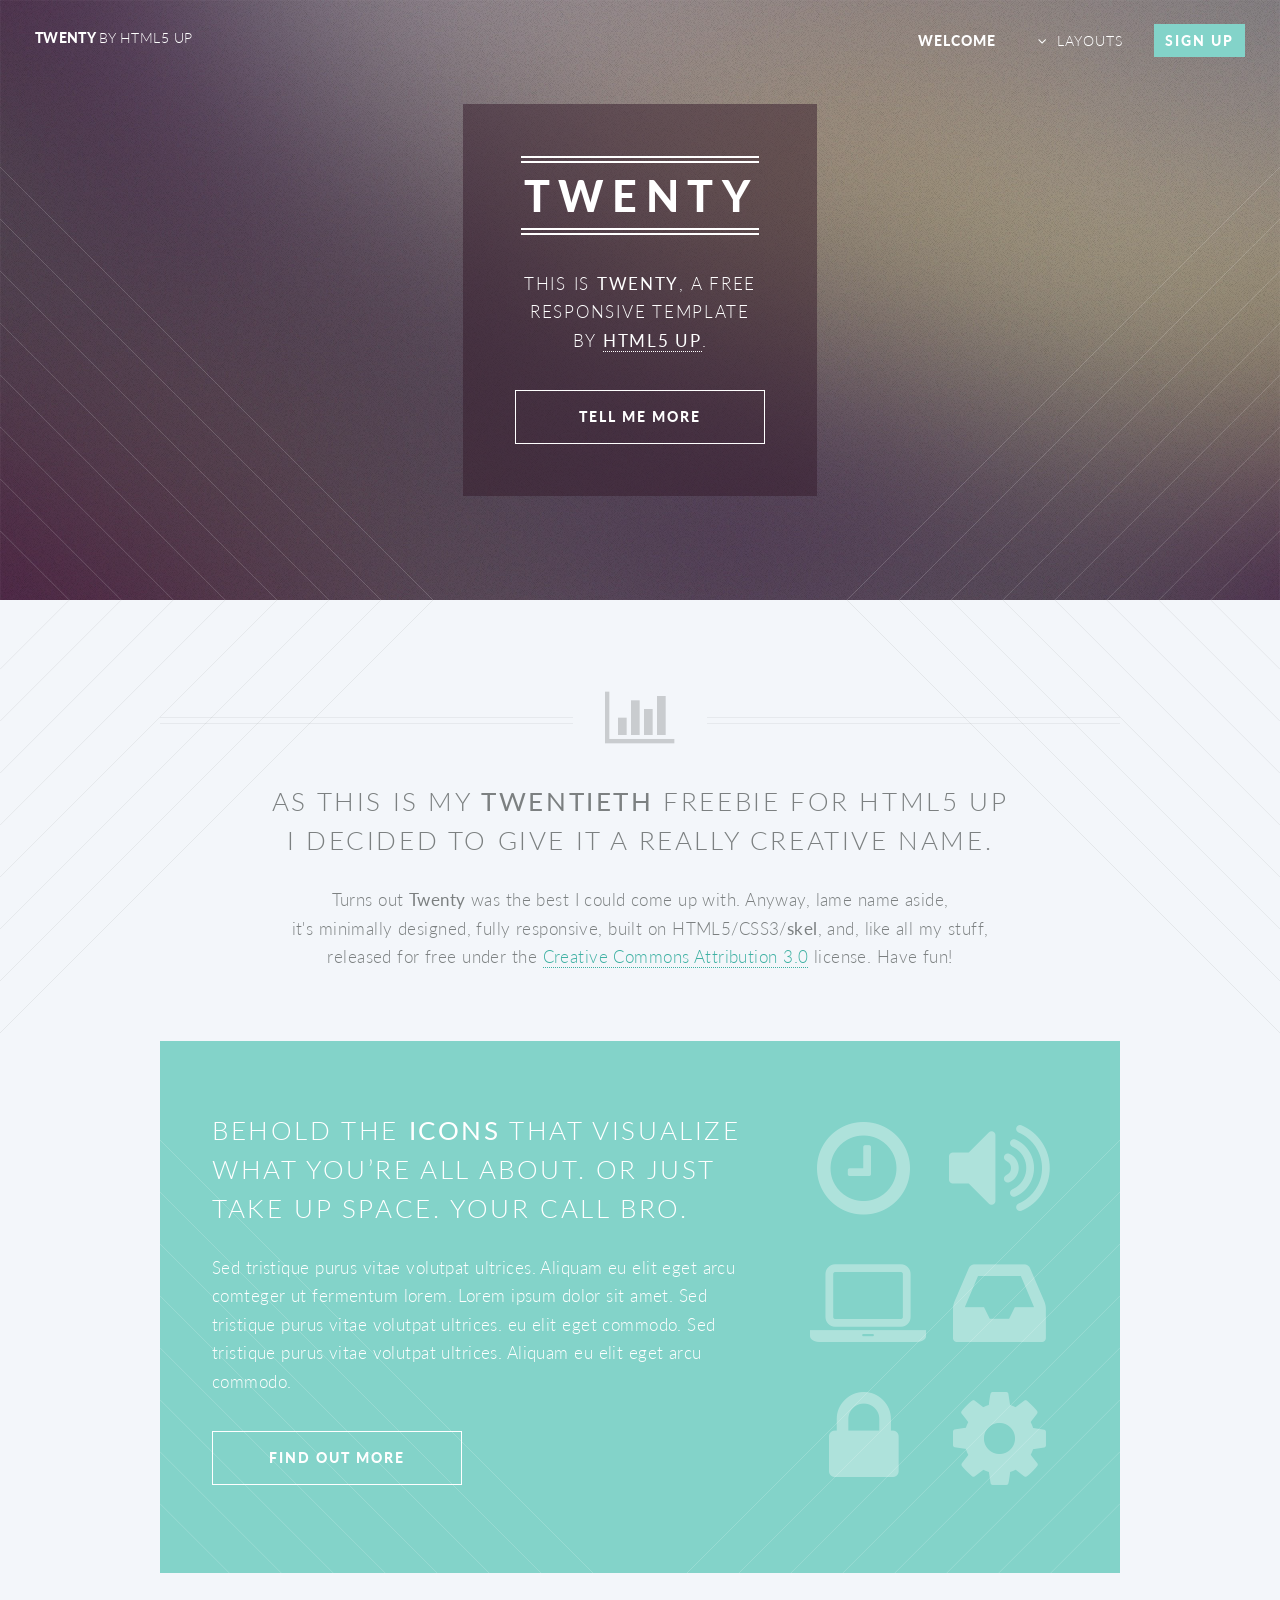
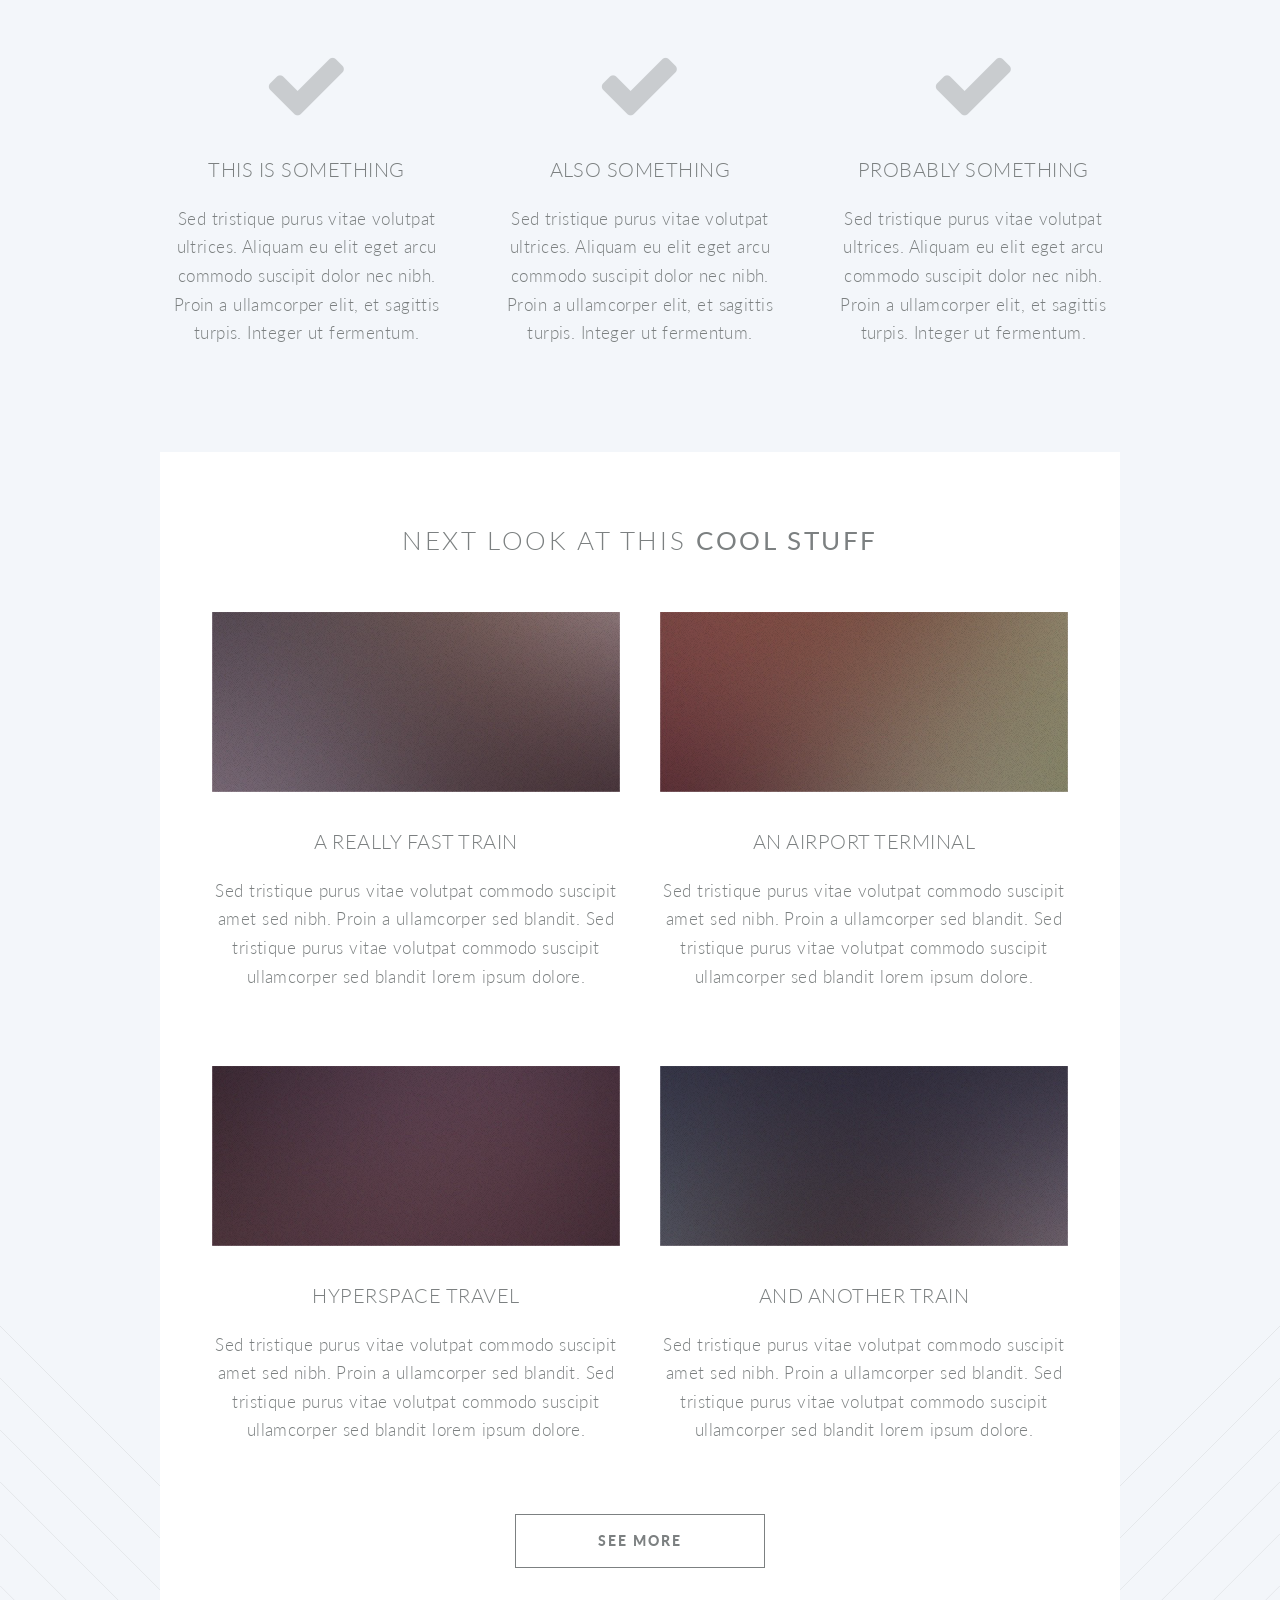
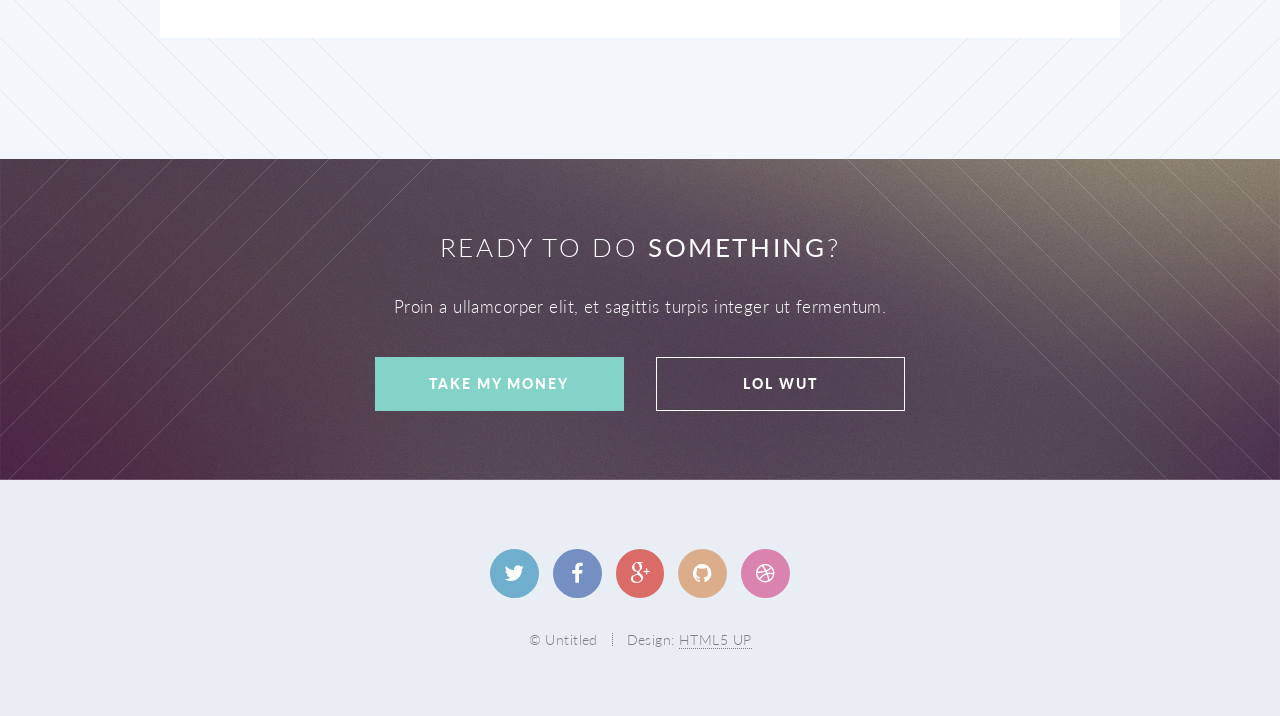
<file: html5up-twenty/index.html>
<!DOCTYPE HTML>
<!--
	Twenty by HTML5 UP
	html5up.net | @n33co
	Free for personal and commercial use under the CCA 3.0 license (html5up.net/license)
-->
<html>
	<head>
		<title>Twenty by HTML5 UP</title>
		<meta charset="utf-8" />
		<meta name="viewport" content="width=device-width, initial-scale=1" />
		<!--[if lte IE 8]><script src="assets/js/ie/html5shiv.js"></script><![endif]-->
		<link rel="stylesheet" href="assets/css/main.css" />
		<!--[if lte IE 8]><link rel="stylesheet" href="assets/css/ie8.css" /><![endif]-->
		<!--[if lte IE 9]><link rel="stylesheet" href="assets/css/ie9.css" /><![endif]-->
	</head>
	<body class="index">
		<div id="page-wrapper">

			<!-- Header -->
				<header id="header" class="alt">
					<h1 id="logo"><a href="index.html">Twenty <span>by HTML5 UP</span></a></h1>
					<nav id="nav">
						<ul>
							<li class="current"><a href="index.html">Welcome</a></li>
							<li class="submenu">
								<a href="#">Layouts</a>
								<ul>
									<li><a href="left-sidebar.html">Left Sidebar</a></li>
									<li><a href="right-sidebar.html">Right Sidebar</a></li>
									<li><a href="no-sidebar.html">No Sidebar</a></li>
									<li><a href="contact.html">Contact</a></li>
									<li class="submenu">
										<a href="#">Submenu</a>
										<ul>
											<li><a href="#">Dolore Sed</a></li>
											<li><a href="#">Consequat</a></li>
											<li><a href="#">Lorem Magna</a></li>
											<li><a href="#">Sed Magna</a></li>
											<li><a href="#">Ipsum Nisl</a></li>
										</ul>
									</li>
								</ul>
							</li>
							<li><a href="#" class="button special">Sign Up</a></li>
						</ul>
					</nav>
				</header>

			<!-- Banner -->
				<section id="banner">

					<!--
						".inner" is set up as an inline-block so it automatically expands
						in both directions to fit whatever's inside it. This means it won't
						automatically wrap lines, so be sure to use line breaks where
						appropriate (<br />).
					-->
					<div class="inner">

						<header>
							<h2>TWENTY</h2>
						</header>
						<p>This is <strong>Twenty</strong>, a free
						<br />
						responsive template
						<br />
						by <a href="http://html5up.net">HTML5 UP</a>.</p>
						<footer>
							<ul class="buttons vertical">
								<li><a href="#main" class="button fit scrolly">Tell Me More</a></li>
							</ul>
						</footer>

					</div>

				</section>

			<!-- Main -->
				<article id="main">

					<header class="special container">
						<span class="icon fa-bar-chart-o"></span>
						<h2>As this is my <strong>twentieth</strong> freebie for HTML5 UP
						<br />
						I decided to give it a really creative name.</h2>
						<p>Turns out <strong>Twenty</strong> was the best I could come up with. Anyway, lame name aside,
						<br />
						it's minimally designed, fully responsive, built on HTML5/CSS3/<strong>skel</strong>,
						and, like all my stuff,
						<br />
						released for free under the <a href="http://html5up.net/license">Creative Commons Attribution 3.0</a> license. Have fun!</p>
					</header>

					<!-- One -->
						<section class="wrapper style2 container special-alt">
							<div class="row 50%">
								<div class="8u 12u(narrower)">

									<header>
										<h2>Behold the <strong>icons</strong> that visualize what you’re all about. or just take up space. your call bro.</h2>
									</header>
									<p>Sed tristique purus vitae volutpat ultrices. Aliquam eu elit eget arcu comteger ut fermentum lorem. Lorem ipsum dolor sit amet. Sed tristique purus vitae volutpat ultrices. eu elit eget commodo. Sed tristique purus vitae volutpat ultrices. Aliquam eu elit eget arcu commodo.</p>
									<footer>
										<ul class="buttons">
											<li><a href="#" class="button">Find Out More</a></li>
										</ul>
									</footer>

								</div>
								<div class="4u 12u(narrower) important(narrower)">

									<ul class="featured-icons">
										<li><span class="icon fa-clock-o"><span class="label">Feature 1</span></span></li>
										<li><span class="icon fa-volume-up"><span class="label">Feature 2</span></span></li>
										<li><span class="icon fa-laptop"><span class="label">Feature 3</span></span></li>
										<li><span class="icon fa-inbox"><span class="label">Feature 4</span></span></li>
										<li><span class="icon fa-lock"><span class="label">Feature 5</span></span></li>
										<li><span class="icon fa-cog"><span class="label">Feature 6</span></span></li>
									</ul>

								</div>
							</div>
						</section>

					<!-- Two -->
						<section class="wrapper style1 container special">
							<div class="row">
								<div class="4u 12u(narrower)">

									<section>
										<span class="icon featured fa-check"></span>
										<header>
											<h3>This is Something</h3>
										</header>
										<p>Sed tristique purus vitae volutpat ultrices. Aliquam eu elit eget arcu commodo suscipit dolor nec nibh. Proin a ullamcorper elit, et sagittis turpis. Integer ut fermentum.</p>
									</section>

								</div>
								<div class="4u 12u(narrower)">

									<section>
										<span class="icon featured fa-check"></span>
										<header>
											<h3>Also Something</h3>
										</header>
										<p>Sed tristique purus vitae volutpat ultrices. Aliquam eu elit eget arcu commodo suscipit dolor nec nibh. Proin a ullamcorper elit, et sagittis turpis. Integer ut fermentum.</p>
									</section>

								</div>
								<div class="4u 12u(narrower)">

									<section>
										<span class="icon featured fa-check"></span>
										<header>
											<h3>Probably Something</h3>
										</header>
										<p>Sed tristique purus vitae volutpat ultrices. Aliquam eu elit eget arcu commodo suscipit dolor nec nibh. Proin a ullamcorper elit, et sagittis turpis. Integer ut fermentum.</p>
									</section>

								</div>
							</div>
						</section>

					<!-- Three -->
						<section class="wrapper style3 container special">

							<header class="major">
								<h2>Next look at this <strong>cool stuff</strong></h2>
							</header>

							<div class="row">
								<div class="6u 12u(narrower)">

									<section>
										<a href="#" class="image featured"><img src="images/pic01.jpg" alt="" /></a>
										<header>
											<h3>A Really Fast Train</h3>
										</header>
										<p>Sed tristique purus vitae volutpat commodo suscipit amet sed nibh. Proin a ullamcorper sed blandit. Sed tristique purus vitae volutpat commodo suscipit ullamcorper sed blandit lorem ipsum dolore.</p>
									</section>

								</div>
								<div class="6u 12u(narrower)">

									<section>
										<a href="#" class="image featured"><img src="images/pic02.jpg" alt="" /></a>
										<header>
											<h3>An Airport Terminal</h3>
										</header>
										<p>Sed tristique purus vitae volutpat commodo suscipit amet sed nibh. Proin a ullamcorper sed blandit. Sed tristique purus vitae volutpat commodo suscipit ullamcorper sed blandit lorem ipsum dolore.</p>
									</section>

								</div>
							</div>
							<div class="row">
								<div class="6u 12u(narrower)">

									<section>
										<a href="#" class="image featured"><img src="images/pic03.jpg" alt="" /></a>
										<header>
											<h3>Hyperspace Travel</h3>
										</header>
										<p>Sed tristique purus vitae volutpat commodo suscipit amet sed nibh. Proin a ullamcorper sed blandit. Sed tristique purus vitae volutpat commodo suscipit ullamcorper sed blandit lorem ipsum dolore.</p>
									</section>

								</div>
								<div class="6u 12u(narrower)">

									<section>
										<a href="#" class="image featured"><img src="images/pic04.jpg" alt="" /></a>
										<header>
											<h3>And Another Train</h3>
										</header>
										<p>Sed tristique purus vitae volutpat commodo suscipit amet sed nibh. Proin a ullamcorper sed blandit. Sed tristique purus vitae volutpat commodo suscipit ullamcorper sed blandit lorem ipsum dolore.</p>
									</section>

								</div>
							</div>

							<footer class="major">
								<ul class="buttons">
									<li><a href="#" class="button">See More</a></li>
								</ul>
							</footer>

						</section>

				</article>

			<!-- CTA -->
				<section id="cta">

					<header>
						<h2>Ready to do <strong>something</strong>?</h2>
						<p>Proin a ullamcorper elit, et sagittis turpis integer ut fermentum.</p>
					</header>
					<footer>
						<ul class="buttons">
							<li><a href="#" class="button special">Take My Money</a></li>
							<li><a href="#" class="button">LOL Wut</a></li>
						</ul>
					</footer>

				</section>

			<!-- Footer -->
				<footer id="footer">

					<ul class="icons">
						<li><a href="#" class="icon circle fa-twitter"><span class="label">Twitter</span></a></li>
						<li><a href="#" class="icon circle fa-facebook"><span class="label">Facebook</span></a></li>
						<li><a href="#" class="icon circle fa-google-plus"><span class="label">Google+</span></a></li>
						<li><a href="#" class="icon circle fa-github"><span class="label">Github</span></a></li>
						<li><a href="#" class="icon circle fa-dribbble"><span class="label">Dribbble</span></a></li>
					</ul>

					<ul class="copyright">
						<li>&copy; Untitled</li><li>Design: <a href="http://html5up.net">HTML5 UP</a></li>
					</ul>

				</footer>

		</div>

		<!-- Scripts -->
			<script src="assets/js/jquery.min.js"></script>
			<script src="assets/js/jquery.dropotron.min.js"></script>
			<script src="assets/js/jquery.scrolly.min.js"></script>
			<script src="assets/js/jquery.scrollgress.min.js"></script>
			<script src="assets/js/skel.min.js"></script>
			<script src="assets/js/util.js"></script>
			<!--[if lte IE 8]><script src="assets/js/ie/respond.min.js"></script><![endif]-->
			<script src="assets/js/main.js"></script>

	</body>
</html>
</file>
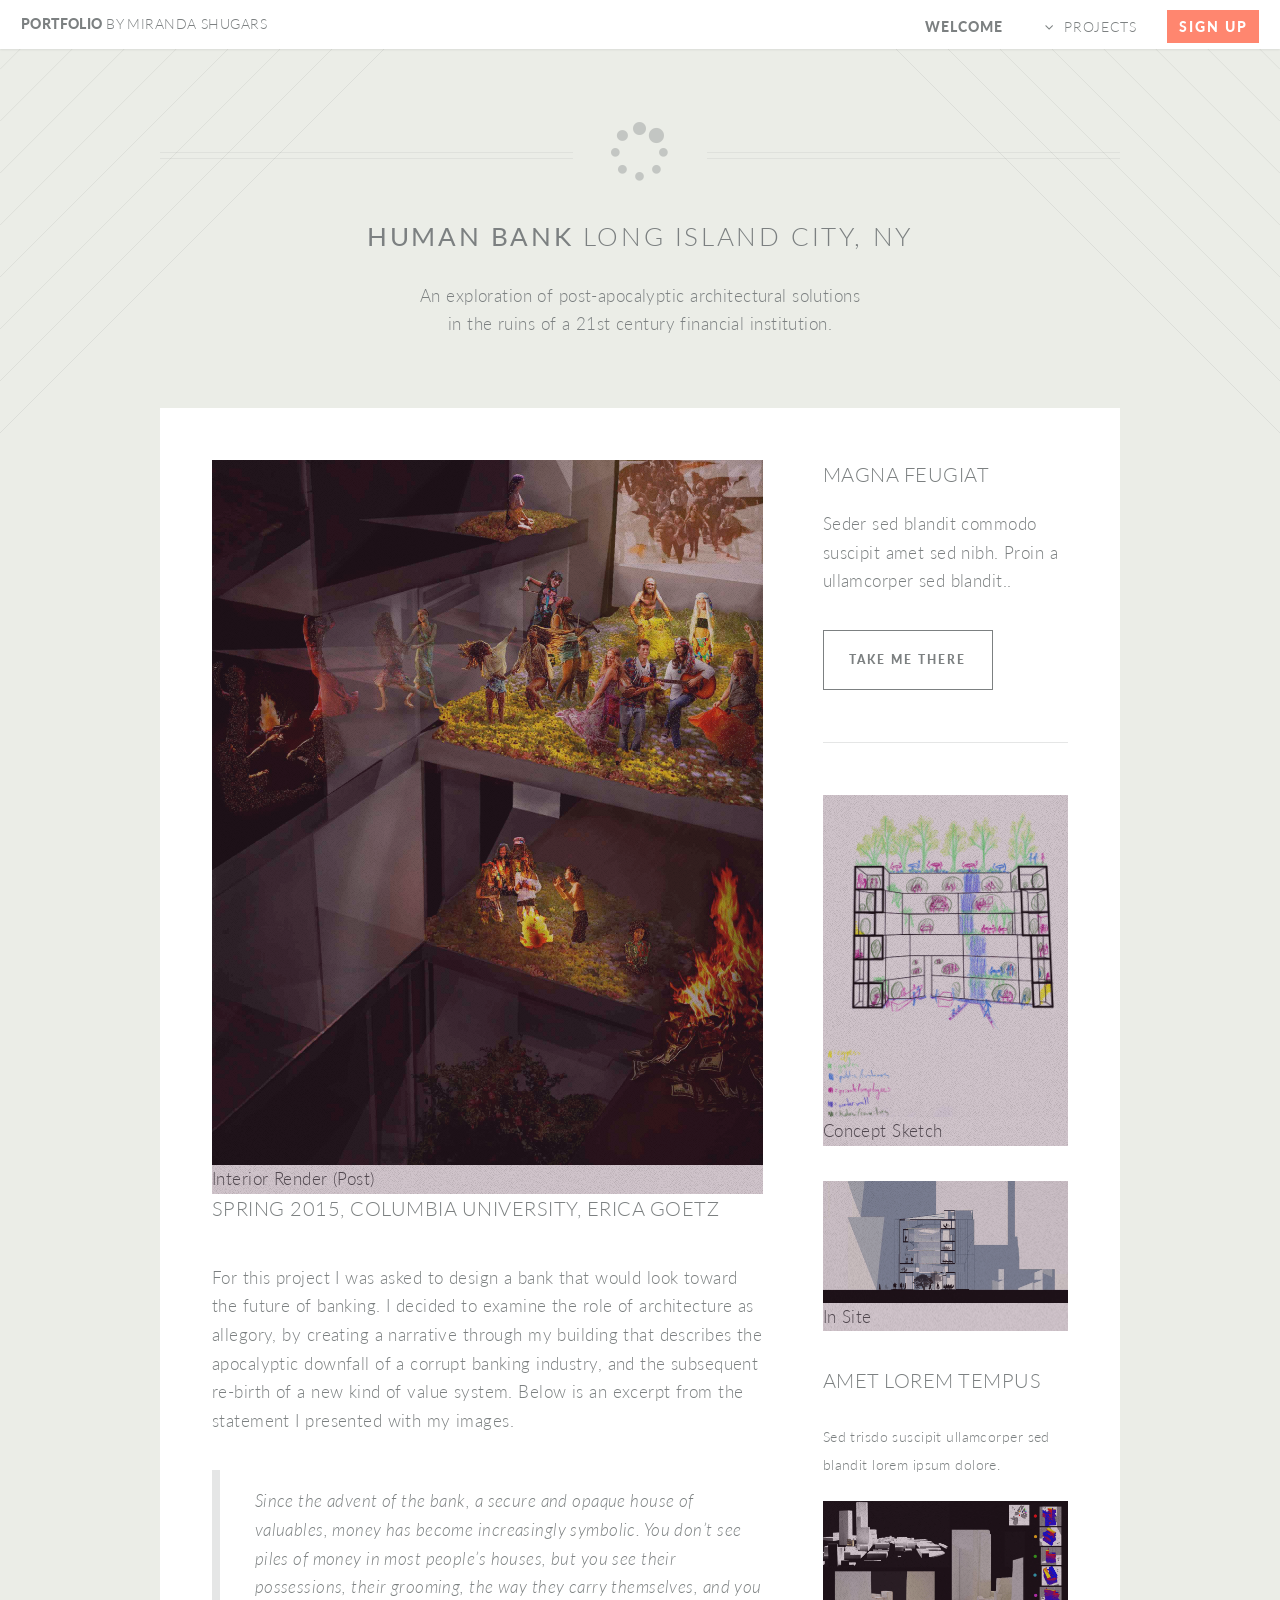
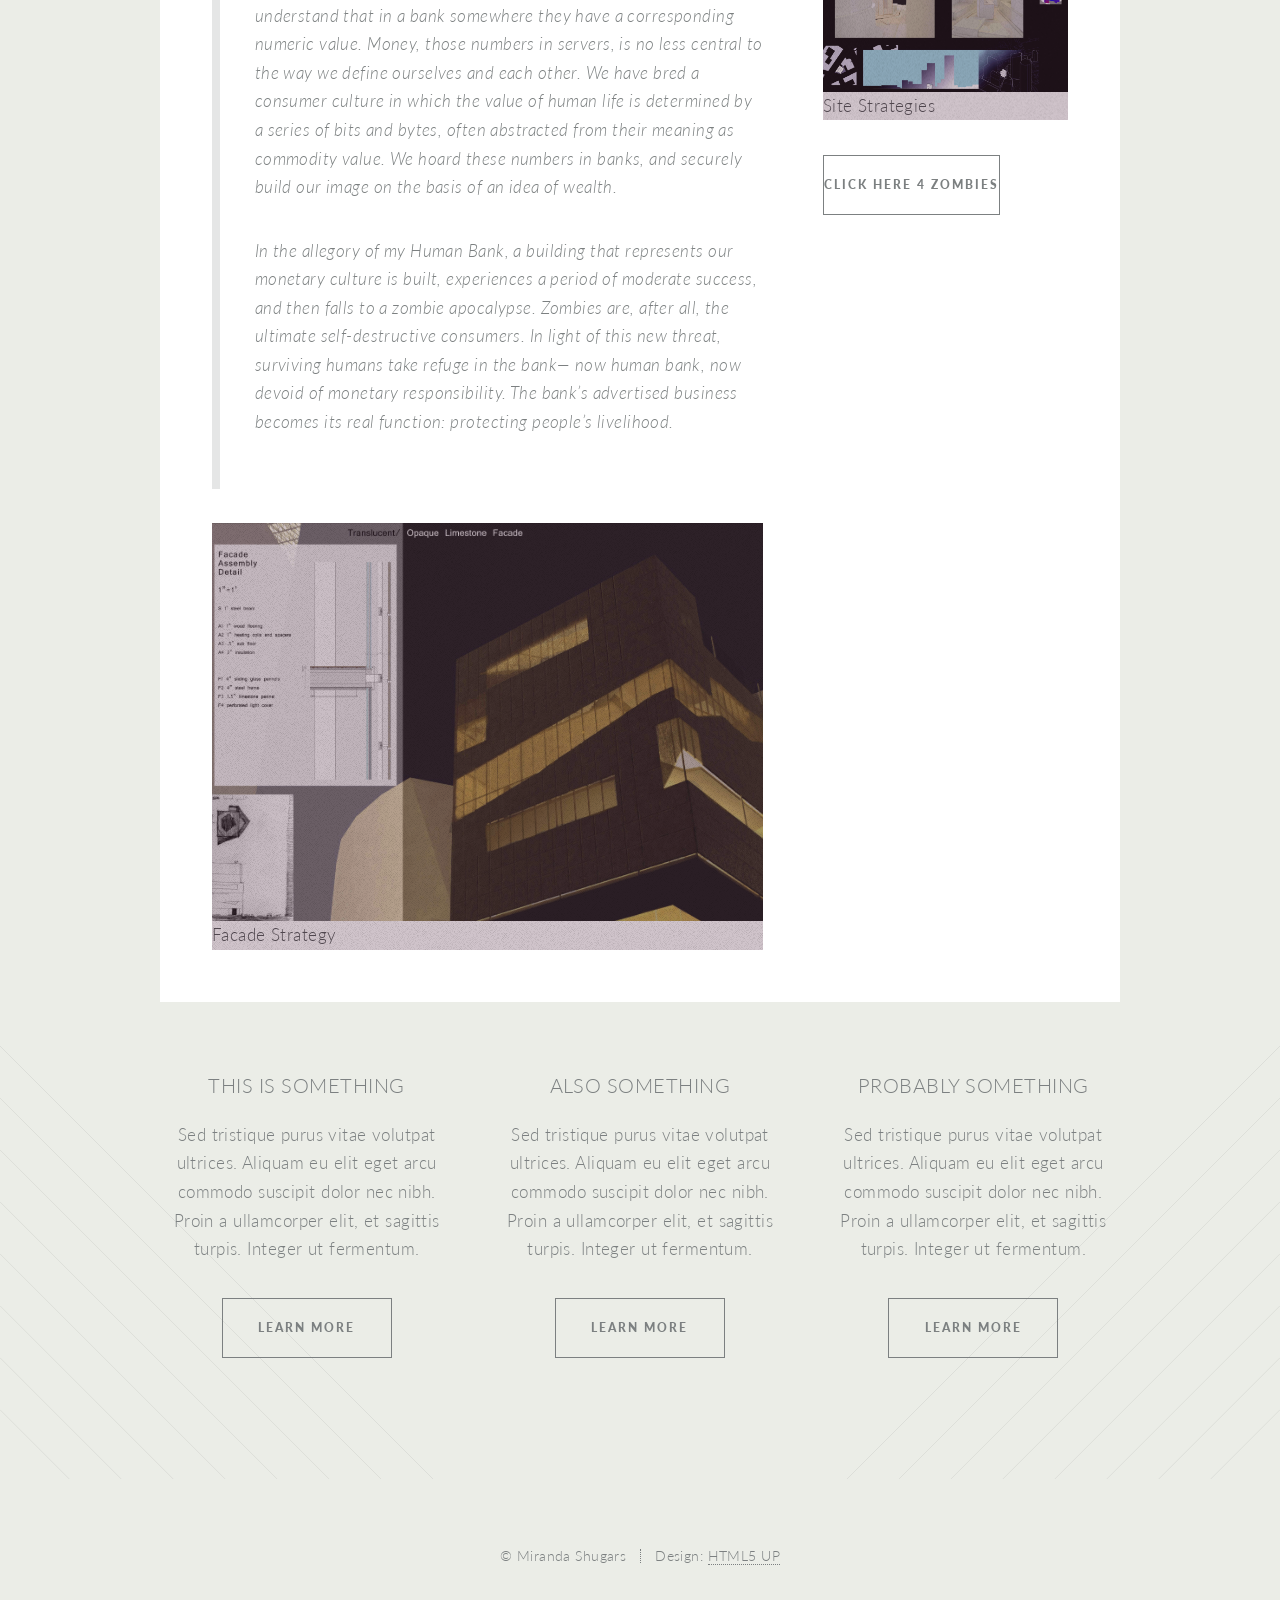
<file: bank.html>
<!DOCTYPE HTML>
<!--
	Twenty by HTML5 UP
	html5up.net | @n33co
	Free for personal and commercial use under the CCA 3.0 license (html5up.net/license)
-->
<html>
	<head>
		<title>Bank</title>
		<meta charset="utf-8" />
		<meta name="viewport" content="width=device-width, initial-scale=1" />
		<!--[if lte IE 8]><script src="assets/js/ie/html5shiv.js"></script><![endif]-->
		<link rel="stylesheet" href="assets/css/main.css" />
		<!--[if lte IE 8]><link rel="stylesheet" href="assets/css/ie8.css" /><![endif]-->
		<!--[if lte IE 9]><link rel="stylesheet" href="assets/css/ie9.css" /><![endif]-->
	</head>
	<body class="right-sidebar">
		<div id="page-wrapper">

			<!-- Header -->
				<header id="header">
					<h1 id="logo"><a href="index.html">Portfolio <span>by Miranda Shugars</span></a></h1>
					<nav id="nav">
						<ul>
							<li class="current"><a href="index.html">Welcome</a></li>
							<li class="submenu">
									<a href="#">Projects</a>
								<ul>
									<li><a href="contact.html">Contact</a></li>
									<li class="submenu">
										<a href="#">Side Projects<span class="icon fa-cubes"><span class="label">Feature</a>
										<ul>
											<li><a href="no-sidebar.html">All Saint's Revamp</a></li>
											<li><a href="no-sidebar.html">Vicksburg Planning</a></li>
											<li><a href="no-sidebar.html">Aesthetic Thoughts</a></li>
										</ul>
									</li>
									<li class="submenu">
										<a href="#">Sans Computer<span class="icon fa-paint-brush"><span class="label">Feature</a>
										<ul>
											<li><a href="no-sidebar.html">Portraits</a></li>
											<li><a href="2.html">Landscapes</a></li>
											<li><a href="no-sidebar.html">Abstract/ Misc</a></li>
											<li><a href="no-sidebar.html">Thinking Thoughts</a></li>
										</ul>
									</li>
									<li class="submenu">
										<a href="#">Photography<span class="icon fa-camera"><span class="label">Feature</a>
										<ul>
											<li><a href="no-sidebar.html">Collection1</a></li>
											<li><a href="no-sidebar.html">Collection2</a></li>
											<li><a href="no-sidebar.html">Collection3</a></li>
										</ul>
									</li>
									<li class="submenu">
										<a href="#">Columbia Projects<span class="icon fa-university"><span class="label">Feature</a>
										<ul>
											<li><a href="1.html">Zombie Bank</a></li>
											<li><a href="no-sidebar.html">Sublime Gym</a></li>
											<li><a href="no-sidebar.html">Pipe Bathroom</a></li>
											<li><a href="no-sidebar.html">Artichoke Age</a></li>
											<li><a href="no-sidebar.html">Thoughts on Architecture</a></li>
										</ul>
									</li>
								</ul>
							</li>
							<li><a href="#" class="button special">Sign Up</a></li>
						</ul>
					</nav>
				</header>

			<!-- Main -->
				<article id="main">

					<header class="special container">
						<span class="icon fa-spinner"></span>
						<h2><strong>Human Bank </strong>Long Island City, NY</h2>
						<p>An exploration of post-apocalyptic architectural solutions</p>
						<p>in the ruins of a 21st century financial institution.</p>
					</header>

					<!-- One -->
						<section class="wrapper style4 container">

							<div class="row 150%">
								<div class="8u 12u(narrower)">

									<!-- Content -->
										<div class="content">
											<section>
												<a href="projects/images/1/renderhippies.jpg" class="image fit"><img src="projects/images/1/renderhippies_sm.jpg" alt="" />Interior Render (Post)</a>
												<header>
													<h3><p>Spring 2015, Columbia University, Erica Goetz</p></h3>
												</header>
												<p>For this project I was asked to design a bank that would look toward the future of banking. I decided to examine the role of architecture as allegory, by creating a narrative through my building that describes the apocalyptic downfall of a corrupt banking industry, and the subsequent re-birth of a new kind of value system. Below is an excerpt from the statement I presented with my images.</p>
												<blockquote><p>Since the advent of the bank, a secure and opaque house of valuables, money has become increasingly symbolic. You don’t see piles of money in most people’s houses, but you see their possessions, their grooming, the way they carry themselves, and you understand that in a bank somewhere they have a corresponding numeric value. Money, those numbers in servers, is no less central to the way we define ourselves and each other. We have bred a consumer culture in which the value of human life is determined by a series of bits and bytes, often abstracted from their meaning as commodity value. We hoard these numbers in banks, and securely build our image on the basis of an idea of wealth.</p>
												<p>In the allegory of my Human Bank, a building that represents our monetary culture is built, experiences a period of moderate success, and then falls to a zombie apocalypse. Zombies are, after all, the ultimate self-destructive consumers. In light of this new threat, surviving humans take refuge in the bank— now human bank, now devoid of monetary responsibility. The bank’s advertised business becomes its real function: protecting people’s livelihood.</p></blockquote>
												<script src="https://embed.github.com/view/3d/mshugars/mshugars.github.io/master/projects/bank.stl?height=300&width=500">3D Visualization</script>
												<a href="projects/images/1/facade strategy.jpg" class="image fit"><img src="projects/images/1/facade strategy_sm.jpg" alt="" />Facade Strategy</a>
											</section>
										</div>

								</div>
								<div class="4u 12u(narrower)">

									<!-- Sidebar -->
										<div class="sidebar">
											<section>
												<header>
													<h3>Magna Feugiat</h3>
												</header>
												<p>Seder sed blandit commodo suscipit amet sed nibh. Proin a ullamcorper sed blandit..</p>
												<footer>
													<ul class="buttons">
														<li><a href="#" class="button small">Take Me There</a></li>
													</ul>
												</footer>
											</section>

											<section>
												<a href="projects/images/1/conceptsketch.jpg" class="image featured"><img src="projects/images/1/conceptsketch_sm.jpg" alt="" />Concept Sketch</a>
												<!--<h4><p>Concept Sketch</p></h4>-->
												<a href="projects/images/1/sectionNOZOMBIES2.jpg" class="image featured"><img src="projects/images/1/sectionNOZOMBIES2_sm.jpg" alt="" />In Site</a>
												<header>
													<h3>Amet Lorem Tempus</h3>
												</header>
												<sub><p>Sed trisdo suscipit ullamcorper sed blandit lorem ipsum dolore.</p></sub>
												<a href="projects/images/1/zombiesite strategies.jpg" class="image featured"><img src="projects/images/1/zombiesite strategies_sm.jpg" alt="" />Site Strategies</a>
												<footer>
													<ul class="buttons">
														<li><a href="#" class="button small">Click Here 4 Zombies</a></li>
													</ul>
												</footer>
											</section>
										</div>

								</div>
							</div>
						</section>

					<!-- Two -->
						<section class="wrapper style1 container special">
							<div class="row">
								<div class="4u 12u(narrower)">

									<section>
										<header>
											<h3>This is Something</h3>
										</header>
										<p>Sed tristique purus vitae volutpat ultrices. Aliquam eu elit eget arcu commodo suscipit dolor nec nibh. Proin a ullamcorper elit, et sagittis turpis. Integer ut fermentum.</p>
										<footer>
											<ul class="buttons">
												<li><a href="#" class="button small">Learn More</a></li>
											</ul>
										</footer>
									</section>

								</div>
								<div class="4u 12u(narrower)">

									<section>
										<header>
											<h3>Also Something</h3>
										</header>
										<p>Sed tristique purus vitae volutpat ultrices. Aliquam eu elit eget arcu commodo suscipit dolor nec nibh. Proin a ullamcorper elit, et sagittis turpis. Integer ut fermentum.</p>
										<footer>
											<ul class="buttons">
												<li><a href="#" class="button small">Learn More</a></li>
											</ul>
										</footer>
									</section>

								</div>
								<div class="4u 12u(narrower)">

									<section>
										<header>
											<h3>Probably Something</h3>
										</header>
										<p>Sed tristique purus vitae volutpat ultrices. Aliquam eu elit eget arcu commodo suscipit dolor nec nibh. Proin a ullamcorper elit, et sagittis turpis. Integer ut fermentum.</p>
										<footer>
											<ul class="buttons">
												<li><a href="#" class="button small">Learn More</a></li>
											</ul>
										</footer>
									</section>

								</div>
							</div>
						</section>

				</article>

			 	<!-- Footer -->
				<footer id="footer">

					<!--<ul class="icons">
						<li><a href="#" class="icon circle fa-twitter"><span class="label">Twitter</span></a></li>
						<li><a href="#" class="icon circle fa-facebook"><span class="label">Facebook</span></a></li>
						<li><a href="#" class="icon circle fa-google-plus"><span class="label">Google+</span></a></li>
						<li><a href="#" class="icon circle fa-github"><span class="label">Github</span></a></li>
						<li><a href="#" class="icon circle fa-dribbble"><span class="label">Dribbble</span></a></li>
					</ul>-->

					<ul class="copyright">
						<li>&copy; Miranda Shugars</li><li>Design: <a href="http://html5up.net">HTML5 UP</a></li>
					</ul>

				</footer>

		</div>

		<!-- Scripts -->
			<script src="assets/js/jquery.min.js"></script>
			<script src="assets/js/jquery.dropotron.min.js"></script>
			<script src="assets/js/jquery.scrolly.min.js"></script>
			<script src="assets/js/jquery.scrollgress.min.js"></script>
			<script src="assets/js/skel.min.js"></script>
			<script src="assets/js/util.js"></script>
			<!--[if lte IE 8]><script src="assets/js/ie/respond.min.js"></script><![endif]-->
			<script src="assets/js/main.js"></script>

	</body>
</html>
</file>
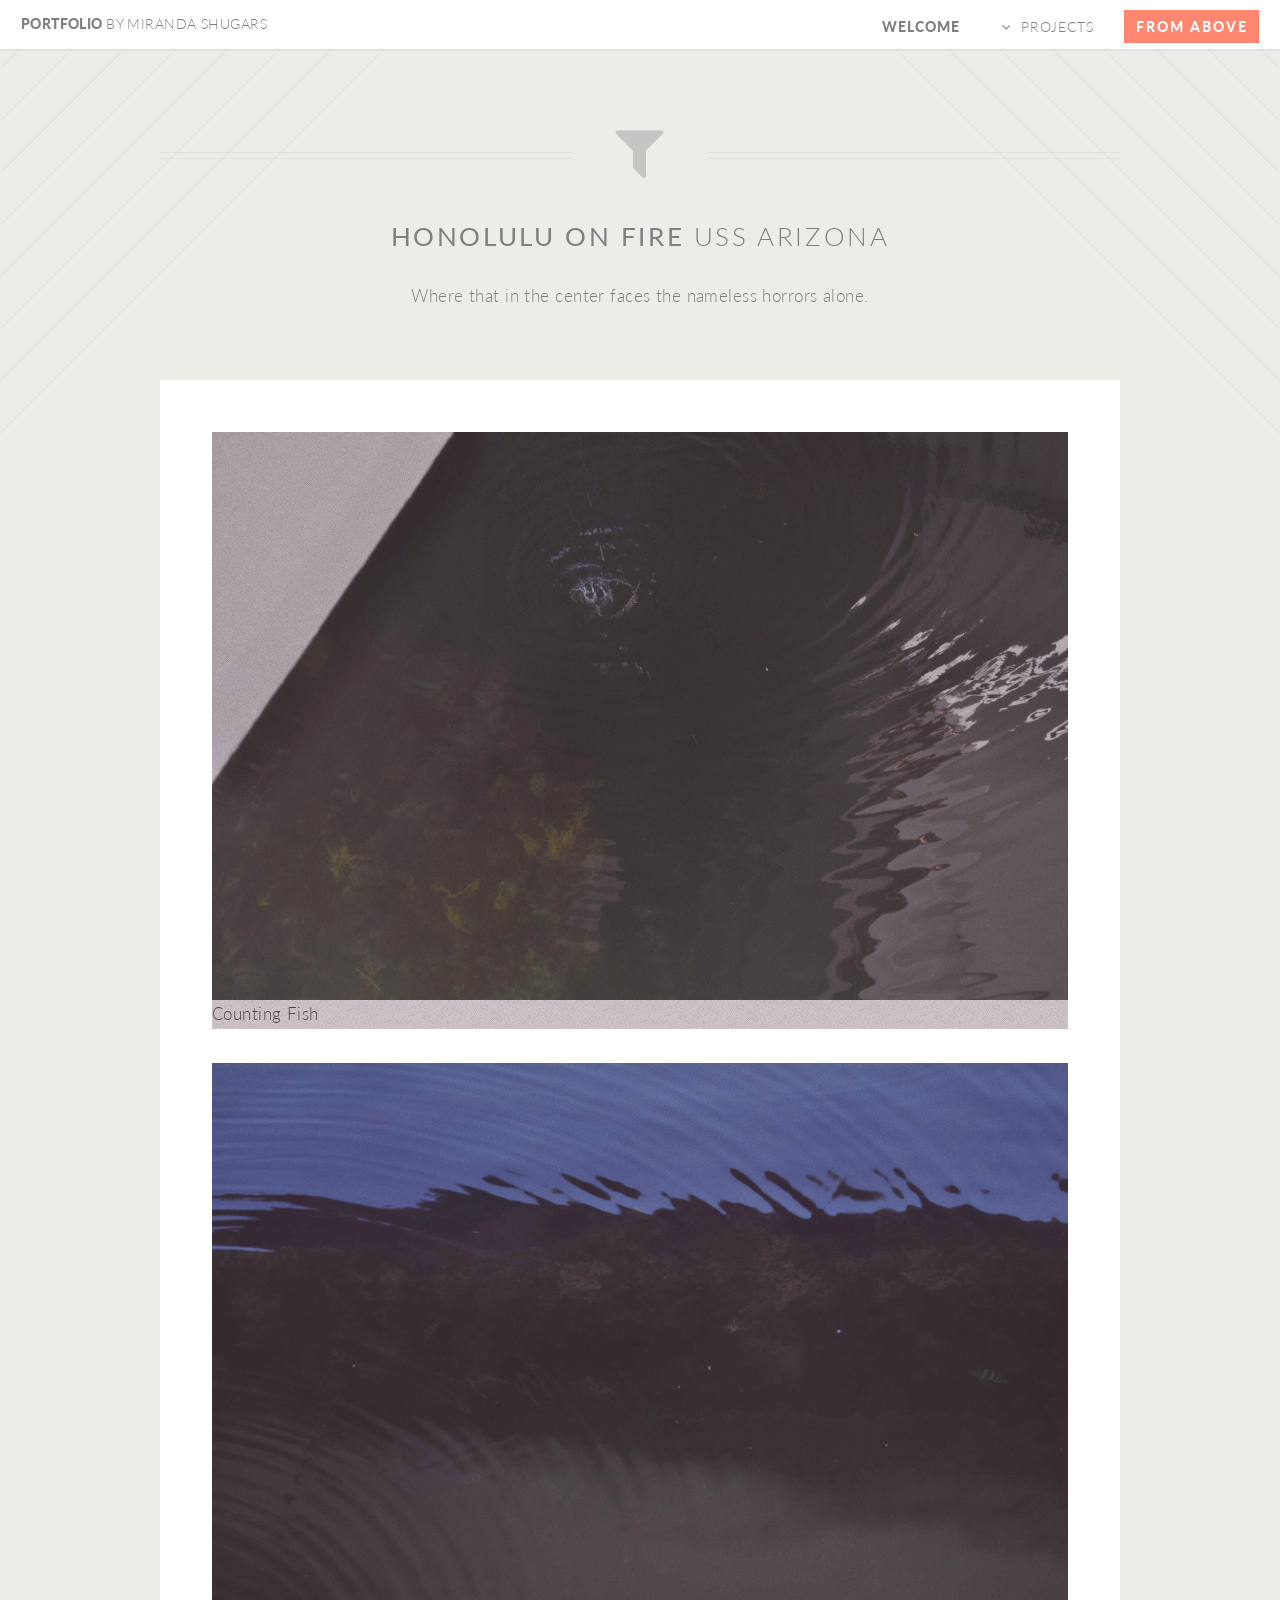
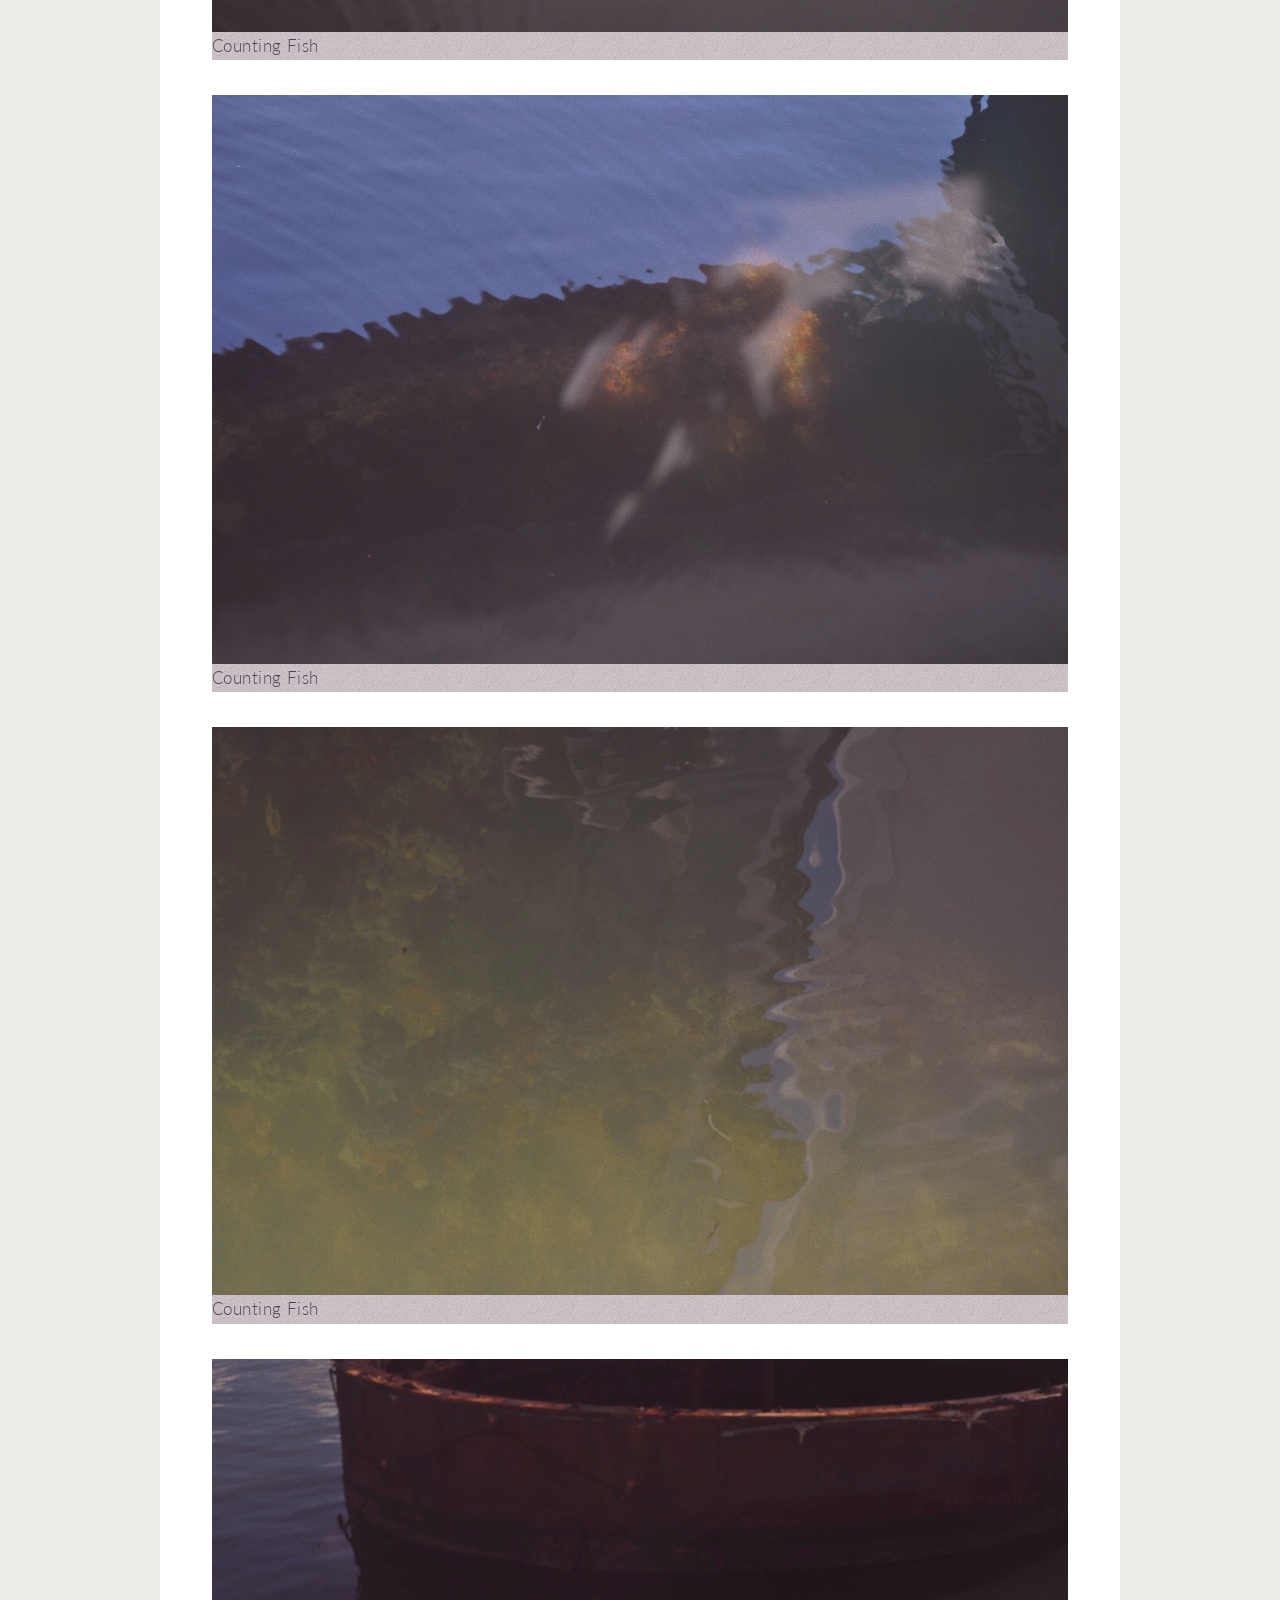
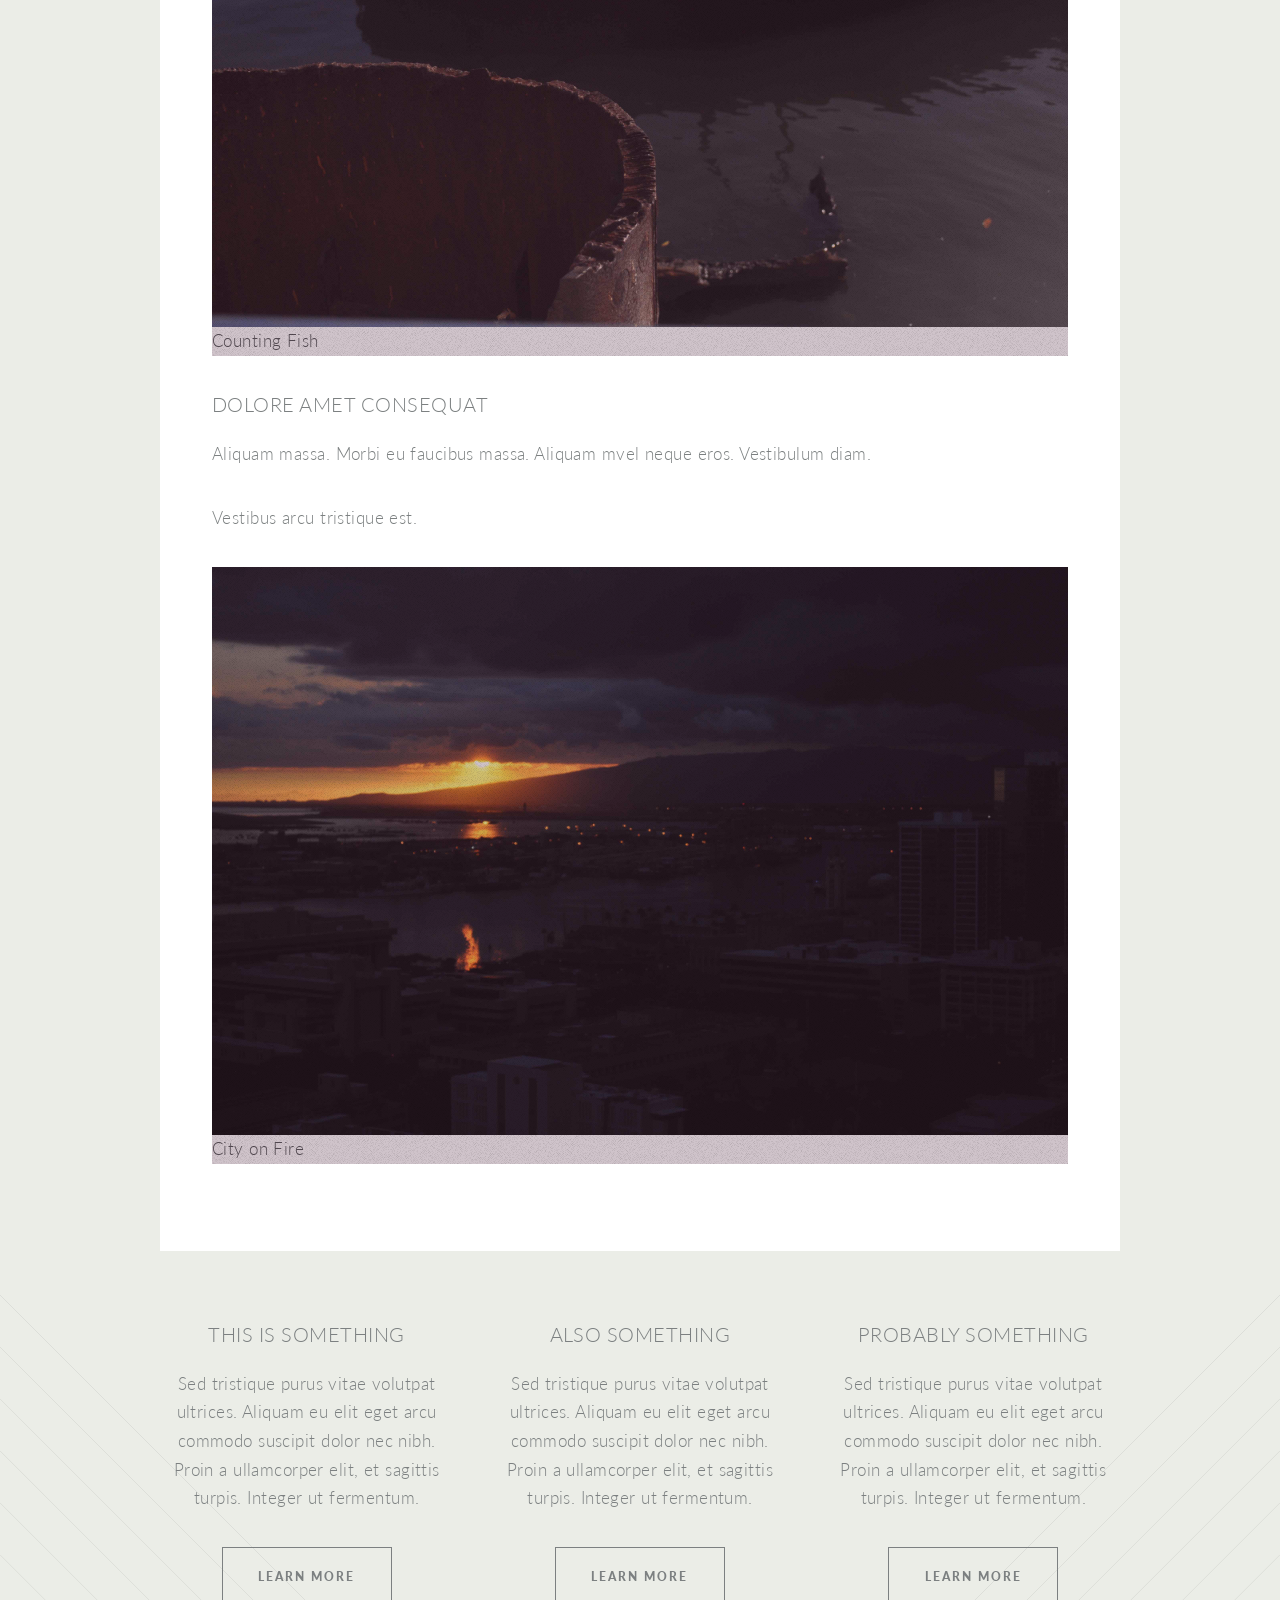
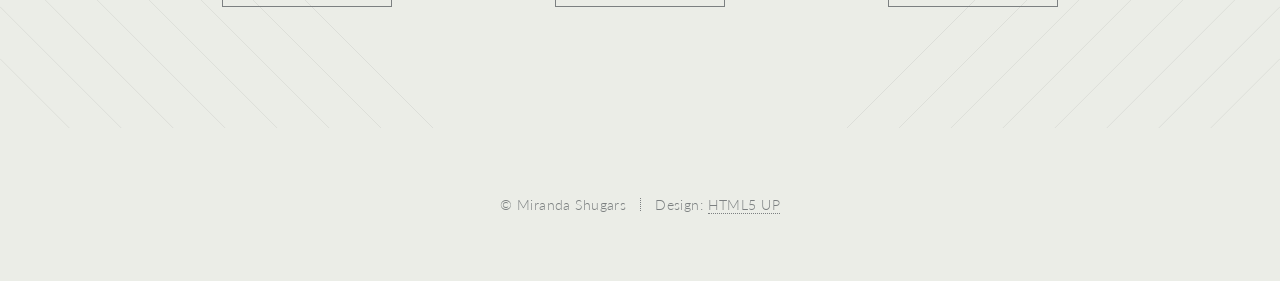
<file: pearl.html>
<!DOCTYPE HTML>
<!--
	Twenty by HTML5 UP
	html5up.net | @n33co
	Free for personal and commercial use under the CCA 3.0 license (html5up.net/license)
-->
<html>
	<head>
		<title>Bank</title>
		<meta charset="utf-8" />
		<meta name="viewport" content="width=device-width, initial-scale=1" />
		<!--[if lte IE 8]><script src="assets/js/ie/html5shiv.js"></script><![endif]-->
		<link rel="stylesheet" href="assets/css/main.css" />
		<!--[if lte IE 8]><link rel="stylesheet" href="assets/css/ie8.css" /><![endif]-->
		<!--[if lte IE 9]><link rel="stylesheet" href="assets/css/ie9.css" /><![endif]-->
	</head>
	<body class="right-sidebar">
		<div id="page-wrapper">

			<!-- Header -->
				<header id="header">
					<h1 id="logo"><a href="index.html">Portfolio <span>by Miranda Shugars</span></a></h1>
					<nav id="nav">
						<ul>
							<li class="current"><a href="index.html">Welcome</a></li>
							<li class="submenu">
									<a href="#">Projects</a>
								<ul>
									<li><a href="contact.html">Contact</a></li>
									<li class="submenu">
										<a href="#">Side Projects<span class="icon fa-cubes"><span class="label">Feature</a>
										<ul>
											<li><a href="no-sidebar.html">All Saint's Revamp</a></li>
											<li><a href="no-sidebar.html">Vicksburg Planning</a></li>
											<li><a href="no-sidebar.html">Aesthetic Thoughts</a></li>
										</ul>
									</li>
									<li class="submenu">
										<a href="#">Sans Computer<span class="icon fa-paint-brush"><span class="label">Feature</a>
										<ul>
											<li><a href="no-sidebar.html">Portraits</a></li>
											<li><a href="2.html">Landscapes</a></li>
											<li><a href="no-sidebar.html">Abstract/ Misc</a></li>
											<li><a href="no-sidebar.html">Thinking Thoughts</a></li>
										</ul>
									</li>
									<li class="submenu">
										<a href="#">Photography<span class="icon fa-camera"><span class="label">Feature</a>
										<ul>
											<li><a href="no-sidebar.html">Collection1</a></li>
											<li><a href="no-sidebar.html">Collection2</a></li>
											<li><a href="no-sidebar.html">Collection3</a></li>
										</ul>
									</li>
									<li class="submenu">
										<a href="#">Columbia Projects<span class="icon fa-university"><span class="label">Feature</a>
										<ul>
											<li><a href="bank.html">Zombie Bank</a></li>
											<li><a href="no-sidebar.html">Sublime Gym</a></li>
											<li><a href="no-sidebar.html">Pipe Bathroom</a></li>
											<li><a href="no-sidebar.html">Artichoke Age</a></li>
											<li><a href="no-sidebar.html">Thoughts on Architecture</a></li>
										</ul>
									</li>
								</ul>
							</li>
							<li><a href="http://images.military.com/media/news/buildings/uss-arizona-museum-500x333.jpg" class="button special"> From Above </a></li>
						</ul>
					</nav>
				</header>

			<!-- Main -->
				<article id="main">

					<header class="special container">
						<span class="icon fa-filter"></span>
						<h2><strong>Honolulu on Fire </strong>USS Arizona</h2>
						<p>Where that in the center faces the nameless horrors alone.</p>
					</header>

					<!-- One -->
						<section class="wrapper style4 container">

							<!-- Content -->
								<div class="content">
									<section>
										<a href="projects/images/ph1/1.JPG" class="image featured"><img src="projects/images/ph1/1_sm.jpg" alt="" /> Counting Fish </a>
										<a href="projects/images/ph1/2.JPG" class="image featured"><img src="projects/images/ph1/2_sm.jpg" alt="" /> Counting Fish </a>
										<a href="projects/images/ph1/3.JPG" class="image featured"><img src="projects/images/ph1/3_sm.jpg" alt="" /> Counting Fish </a>
										<a href="projects/images/ph1/4.JPG" class="image featured"><img src="projects/images/ph1/4_sm.jpg" alt="" /> Counting Fish </a>
										<a href="projects/images/ph1/5.JPG" class="image featured"><img src="projects/images/ph1/5_sm.jpg" alt="" /> Counting Fish </a>
										<header>
											<h3>Dolore Amet Consequat</h3>
										</header>
										<p>Aliquam massa. Morbi eu faucibus massa. Aliquam mvel neque eros. Vestibulum diam.</p>
										<p>Vestibus arcu tristique est.</p>
										<a href="projects/images/ph1/6.JPG" class="image featured"><img src="projects/images/ph1/6_sm.jpg" alt="" /> City on Fire </a>
									</section>
								</div>

						</section>

					<!-- Two -->
						<section class="wrapper style1 container special">
							<div class="row">
								<div class="4u 12u(narrower)">

									<section>
										<header>
											<h3>This is Something</h3>
										</header>
										<p>Sed tristique purus vitae volutpat ultrices. Aliquam eu elit eget arcu commodo suscipit dolor nec nibh. Proin a ullamcorper elit, et sagittis turpis. Integer ut fermentum.</p>
										<footer>
											<ul class="buttons">
												<li><a href="#" class="button small">Learn More</a></li>
											</ul>
										</footer>
									</section>

								</div>
								<div class="4u 12u(narrower)">

									<section>
										<header>
											<h3>Also Something</h3>
										</header>
										<p>Sed tristique purus vitae volutpat ultrices. Aliquam eu elit eget arcu commodo suscipit dolor nec nibh. Proin a ullamcorper elit, et sagittis turpis. Integer ut fermentum.</p>
										<footer>
											<ul class="buttons">
												<li><a href="#" class="button small">Learn More</a></li>
											</ul>
										</footer>
									</section>

								</div>
								<div class="4u 12u(narrower)">

									<section>
										<header>
											<h3>Probably Something</h3>
										</header>
										<p>Sed tristique purus vitae volutpat ultrices. Aliquam eu elit eget arcu commodo suscipit dolor nec nibh. Proin a ullamcorper elit, et sagittis turpis. Integer ut fermentum.</p>
										<footer>
											<ul class="buttons">
												<li><a href="#" class="button small">Learn More</a></li>
											</ul>
										</footer>
									</section>

								</div>
							</div>
						</section>

				</article>

			<!-- Footer -->
				<footer id="footer">

					<!--<ul class="icons">
						<li><a href="#" class="icon circle fa-twitter"><span class="label">Twitter</span></a></li>
						<li><a href="#" class="icon circle fa-facebook"><span class="label">Facebook</span></a></li>
						<li><a href="#" class="icon circle fa-google-plus"><span class="label">Google+</span></a></li>
						<li><a href="#" class="icon circle fa-github"><span class="label">Github</span></a></li>
						<li><a href="#" class="icon circle fa-dribbble"><span class="label">Dribbble</span></a></li>
					</ul>-->

					<ul class="copyright">
						<li>&copy; Miranda Shugars</li><li>Design: <a href="http://html5up.net">HTML5 UP</a></li>
					</ul>

				</footer>

		</div>

		<!-- Scripts -->
			<script src="assets/js/jquery.min.js"></script>
			<script src="assets/js/jquery.dropotron.min.js"></script>
			<script src="assets/js/jquery.scrolly.min.js"></script>
			<script src="assets/js/jquery.scrollgress.min.js"></script>
			<script src="assets/js/skel.min.js"></script>
			<script src="assets/js/util.js"></script>
			<!--[if lte IE 8]><script src="assets/js/ie/respond.min.js"></script><![endif]-->
			<script src="assets/js/main.js"></script>

	</body>
</html>
</file>
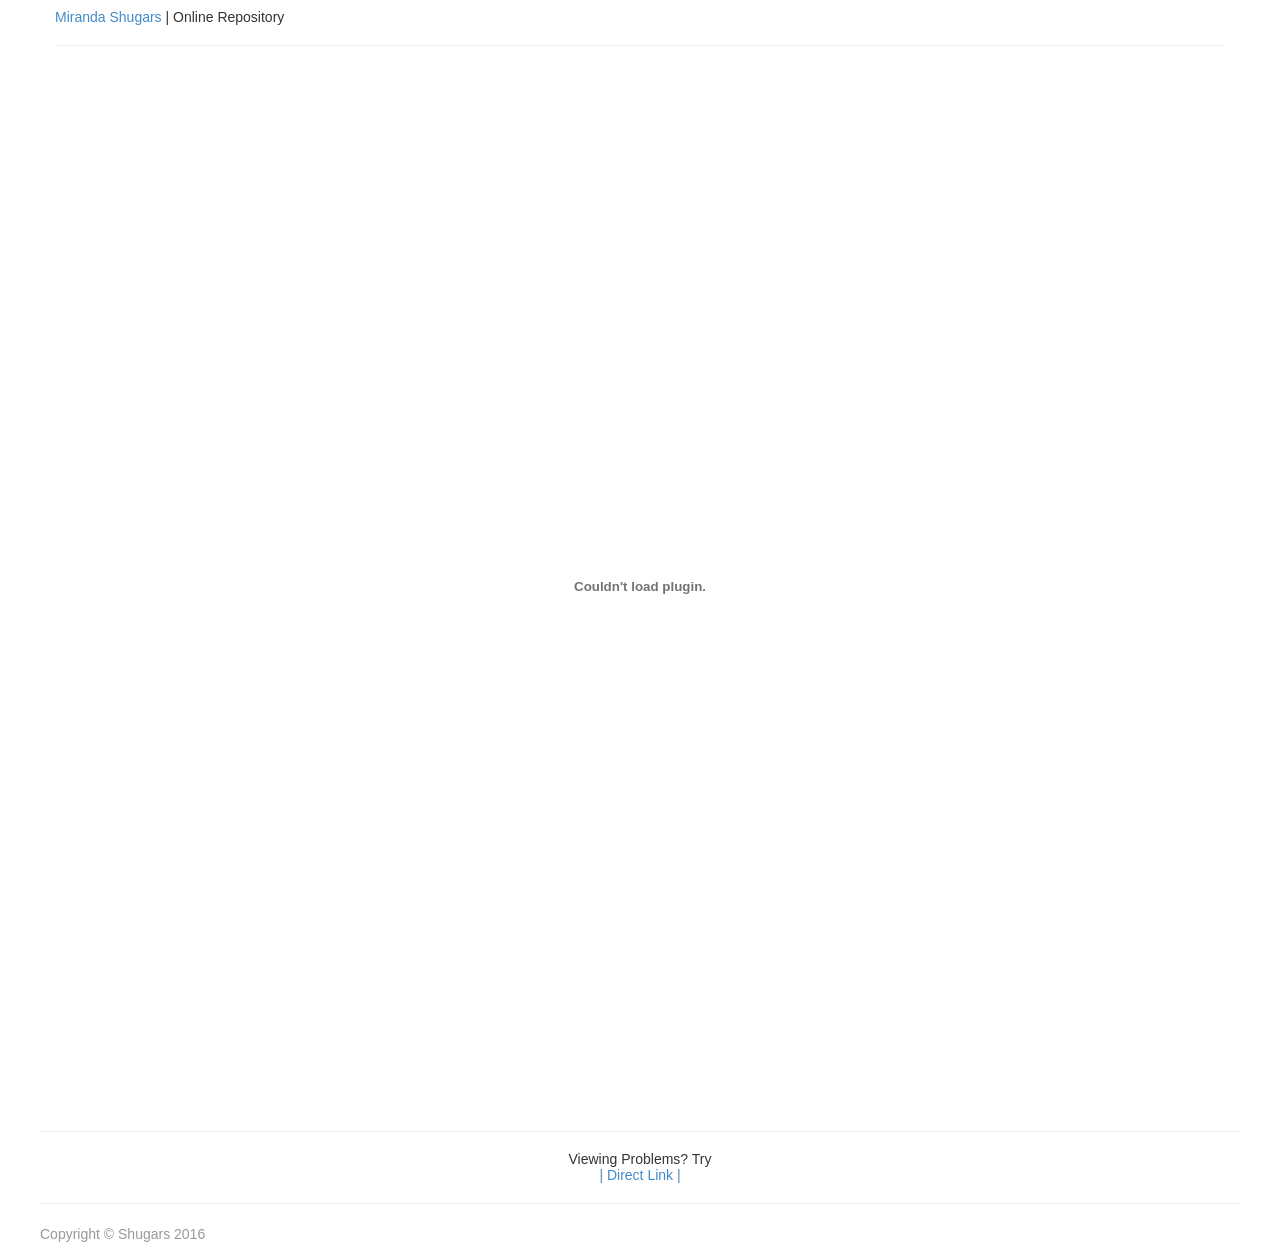
<file: portfolio.html>
<!DOCTYPE html>
<html lang="en">
	<head>
		<meta http-equiv="content-type" content="text/html; charset=UTF-8">
		<meta charset="utf-8">
		<title>MShugars Portfolio</title>
		<meta name="generator" content="Bootply" />
		<meta name="viewport" content="width=device-width, initial-scale=1, maximum-scale=1">
		<link href="css/bootstrap.min.css" rel="stylesheet">
		<link href="css/styles.css" rel="stylesheet">
	</head>
	<body>
<div class="container">
  <div class="row">
	<h5>
        <a href="index.html">Miranda Shugars </a>| Online Repository
	</h5>
	<hr>
        <div class="row">
		<object data="shugars_portfolio.pdf#toolbar=0?navpanes=0?scrollbar=0" type="application/pdf" width="100%" height="1040">
		</object>  
	</div>
	 <div class="row">
	 	<hr>
		<h5>
        	<p align ="center">
        	Viewing Problems? Try
        	<br>
            	<a href="shugars_portfolio.pdf">     | Direct Link | </a>
		</p>
		</h5>
		<hr>
		<p class="text-muted">Copyright &copy; Shugars 2016</p>
	</div>
	</div>
	</div>
  </body>
</html>
</file>
<file: html5up-twenty/assets/css/ie8.css>
/*
	Twenty by HTML5 UP
	html5up.net | @n33co
	Free for personal and commercial use under the CCA 3.0 license (html5up.net/license)
*/

/* Section/Article */

	section > .last-child, section.last-child,
	article > .last-child,
	article.last-child {
		margin-bottom: 0;
	}

/* Banner */

	#banner {
		background-image: url("../../images/banner.jpg");
		background-repeat: no-repeat;
		background-size: cover;
		background-position: auto;
		-ms-behavior: url("assets/js/ie/backgroundsize.min.htc");
	}

		#banner .inner {
			background: #341b2b;
		}

/* CTA */

	#cta {
		background-image: url("../../images/banner.jpg");
		background-repeat: no-repeat;
		background-size: cover;
		background-position: auto;
		-ms-behavior: url("assets/js/ie/backgroundsize.min.htc");
	}
</file>
<file: html5up-twenty/assets/css/ie9.css>
/*
	Twenty by HTML5 UP
	html5up.net | @n33co
	Free for personal and commercial use under the CCA 3.0 license (html5up.net/license)
*/

/* Banner */

	#banner .inner {
		opacity: 1.0;
	}
</file>
<file: assets/css/ie8.css>
/*
	Twenty by HTML5 UP
	html5up.net | @n33co
	Free for personal and commercial use under the CCA 3.0 license (html5up.net/license)
*/

/* Section/Article */

	section > .last-child, section.last-child,
	article > .last-child,
	article.last-child {
		margin-bottom: 0;
	}

/* Banner */

	#banner {
		background-image: url("../../images/banner.jpg");
		background-repeat: no-repeat;
		background-size: cover;
		background-position: auto;
		-ms-behavior: url("assets/js/ie/backgroundsize.min.htc");
	}

		#banner .inner {
			background: #341b2b;
		}

/* CTA */

	#cta {
		background-image: url("../../images/banner.jpg");
		background-repeat: no-repeat;
		background-size: cover;
		background-position: auto;
		-ms-behavior: url("assets/js/ie/backgroundsize.min.htc");
	}
</file>
<file: assets/css/ie9.css>
/*
	Twenty by HTML5 UP
	html5up.net | @n33co
	Free for personal and commercial use under the CCA 3.0 license (html5up.net/license)
*/

/* Banner */

	#banner .inner {
		opacity: 1.0;
	}
</file>
<file: css/styles.css>
.modal-dialog {}
.thumbnail {margin-bottom:6px;}

.carousel-control.left,.carousel-control.right{
  background-image:none;
  margin-top:10%;
  width:5%;
}
</file>
<file: html5up-twenty/assets/css/main.css>
@import url("font-awesome.min.css");
@import url("http://fonts.googleapis.com/css?family=Lato:300,400,900");

/*
	Twenty by HTML5 UP
	html5up.net | @n33co
	Free for personal and commercial use under the CCA 3.0 license (html5up.net/license)
*/

/* Reset */

	html, body, div, span, applet, object, iframe, h1, h2, h3, h4, h5, h6, p, blockquote, pre, a, abbr, acronym, address, big, cite, code, del, dfn, em, img, ins, kbd, q, s, samp, small, strike, strong, sub, sup, tt, var, b, u, i, center, dl, dt, dd, ol, ul, li, fieldset, form, label, legend, table, caption, tbody, tfoot, thead, tr, th, td, article, aside, canvas, details, embed, figure, figcaption, footer, header, hgroup, menu, nav, output, ruby, section, summary, time, mark, audio, video {
		margin: 0;
		padding: 0;
		border: 0;
		font-size: 100%;
		font: inherit;
		vertical-align: baseline;
	}

	article, aside, details, figcaption, figure, footer, header, hgroup, menu, nav, section {
		display: block;
	}

	body {
		line-height: 1;
	}

	ol, ul {
		list-style: none;
	}

	blockquote, q {
		quotes: none;
	}

	blockquote:before, blockquote:after, q:before, q:after {
		content: '';
		content: none;
	}

	table {
		border-collapse: collapse;
		border-spacing: 0;
	}

	body {
		-webkit-text-size-adjust: none;
	}

/* Box Model */

	*, *:before, *:after {
		-moz-box-sizing: border-box;
		-webkit-box-sizing: border-box;
		box-sizing: border-box;
	}

/* Containers */

	.container {
		margin-left: auto;
		margin-right: auto;
	}

	.container.\31 25\25 {
		width: 100%;
		max-width: 1750px;
		min-width: 1400px;
	}

	.container.\37 5\25 {
		width: 1050px;
	}

	.container.\35 0\25 {
		width: 700px;
	}

	.container.\32 5\25 {
		width: 350px;
	}

	.container {
		width: 1400px;
	}

	@media screen and (max-width: 1680px) {

		.container.\31 25\25 {
			width: 100%;
			max-width: 1500px;
			min-width: 1200px;
		}

		.container.\37 5\25 {
			width: 900px;
		}

		.container.\35 0\25 {
			width: 600px;
		}

		.container.\32 5\25 {
			width: 300px;
		}

		.container {
			width: 1200px;
		}

	}

	@media screen and (max-width: 1280px) {

		.container.\31 25\25 {
			width: 100%;
			max-width: 1200px;
			min-width: 960px;
		}

		.container.\37 5\25 {
			width: 720px;
		}

		.container.\35 0\25 {
			width: 480px;
		}

		.container.\32 5\25 {
			width: 240px;
		}

		.container {
			width: 960px;
		}

	}

	@media screen and (max-width: 980px) {

		.container.\31 25\25 {
			width: 100%;
			max-width: 118.75%;
			min-width: 95%;
		}

		.container.\37 5\25 {
			width: 71.25%;
		}

		.container.\35 0\25 {
			width: 47.5%;
		}

		.container.\32 5\25 {
			width: 23.75%;
		}

		.container {
			width: 95%;
		}

	}

	@media screen and (max-width: 840px) {

		.container.\31 25\25 {
			width: 100%;
			max-width: 118.75%;
			min-width: 95%;
		}

		.container.\37 5\25 {
			width: 71.25%;
		}

		.container.\35 0\25 {
			width: 47.5%;
		}

		.container.\32 5\25 {
			width: 23.75%;
		}

		.container {
			width: 95% !important;
		}

	}

	@media screen and (max-width: 736px) {

		.container.\31 25\25 {
			width: 100%;
			max-width: 125%;
			min-width: 100%;
		}

		.container.\37 5\25 {
			width: 75%;
		}

		.container.\35 0\25 {
			width: 50%;
		}

		.container.\32 5\25 {
			width: 25%;
		}

		.container {
			width: 100% !important;
		}

	}

/* Grid */

	.row {
		border-bottom: solid 1px transparent;
		-moz-box-sizing: border-box;
		-webkit-box-sizing: border-box;
		box-sizing: border-box;
	}

	.row > * {
		float: left;
		-moz-box-sizing: border-box;
		-webkit-box-sizing: border-box;
		box-sizing: border-box;
	}

	.row:after, .row:before {
		content: '';
		display: block;
		clear: both;
		height: 0;
	}

	.row.uniform > * > :first-child {
		margin-top: 0;
	}

	.row.uniform > * > :last-child {
		margin-bottom: 0;
	}

	.row.\30 \25 > * {
		padding: 0px 0 0 0px;
	}

	.row.\30 \25 {
		margin: 0px 0 -1px 0px;
	}

	.row.uniform.\30 \25 > * {
		padding: 0px 0 0 0px;
	}

	.row.uniform.\30 \25 {
		margin: 0px 0 -1px 0px;
	}

	.row > * {
		padding: 50px 0 0 50px;
	}

	.row {
		margin: -50px 0 -1px -50px;
	}

	.row.uniform > * {
		padding: 50px 0 0 50px;
	}

	.row.uniform {
		margin: -50px 0 -1px -50px;
	}

	.row.\32 00\25 > * {
		padding: 100px 0 0 100px;
	}

	.row.\32 00\25 {
		margin: -100px 0 -1px -100px;
	}

	.row.uniform.\32 00\25 > * {
		padding: 100px 0 0 100px;
	}

	.row.uniform.\32 00\25 {
		margin: -100px 0 -1px -100px;
	}

	.row.\31 50\25 > * {
		padding: 75px 0 0 75px;
	}

	.row.\31 50\25 {
		margin: -75px 0 -1px -75px;
	}

	.row.uniform.\31 50\25 > * {
		padding: 75px 0 0 75px;
	}

	.row.uniform.\31 50\25 {
		margin: -75px 0 -1px -75px;
	}

	.row.\35 0\25 > * {
		padding: 25px 0 0 25px;
	}

	.row.\35 0\25 {
		margin: -25px 0 -1px -25px;
	}

	.row.uniform.\35 0\25 > * {
		padding: 25px 0 0 25px;
	}

	.row.uniform.\35 0\25 {
		margin: -25px 0 -1px -25px;
	}

	.row.\32 5\25 > * {
		padding: 12.5px 0 0 12.5px;
	}

	.row.\32 5\25 {
		margin: -12.5px 0 -1px -12.5px;
	}

	.row.uniform.\32 5\25 > * {
		padding: 12.5px 0 0 12.5px;
	}

	.row.uniform.\32 5\25 {
		margin: -12.5px 0 -1px -12.5px;
	}

	.\31 2u, .\31 2u\24 {
		width: 100%;
		clear: none;
		margin-left: 0;
	}

	.\31 1u, .\31 1u\24 {
		width: 91.6666666667%;
		clear: none;
		margin-left: 0;
	}

	.\31 0u, .\31 0u\24 {
		width: 83.3333333333%;
		clear: none;
		margin-left: 0;
	}

	.\39 u, .\39 u\24 {
		width: 75%;
		clear: none;
		margin-left: 0;
	}

	.\38 u, .\38 u\24 {
		width: 66.6666666667%;
		clear: none;
		margin-left: 0;
	}

	.\37 u, .\37 u\24 {
		width: 58.3333333333%;
		clear: none;
		margin-left: 0;
	}

	.\36 u, .\36 u\24 {
		width: 50%;
		clear: none;
		margin-left: 0;
	}

	.\35 u, .\35 u\24 {
		width: 41.6666666667%;
		clear: none;
		margin-left: 0;
	}

	.\34 u, .\34 u\24 {
		width: 33.3333333333%;
		clear: none;
		margin-left: 0;
	}

	.\33 u, .\33 u\24 {
		width: 25%;
		clear: none;
		margin-left: 0;
	}

	.\32 u, .\32 u\24 {
		width: 16.6666666667%;
		clear: none;
		margin-left: 0;
	}

	.\31 u, .\31 u\24 {
		width: 8.3333333333%;
		clear: none;
		margin-left: 0;
	}

	.\31 2u\24 + *,
	.\31 1u\24 + *,
	.\31 0u\24 + *,
	.\39 u\24 + *,
	.\38 u\24 + *,
	.\37 u\24 + *,
	.\36 u\24 + *,
	.\35 u\24 + *,
	.\34 u\24 + *,
	.\33 u\24 + *,
	.\32 u\24 + *,
	.\31 u\24 + * {
		clear: left;
	}

	.\-11u {
		margin-left: 91.66667%;
	}

	.\-10u {
		margin-left: 83.33333%;
	}

	.\-9u {
		margin-left: 75%;
	}

	.\-8u {
		margin-left: 66.66667%;
	}

	.\-7u {
		margin-left: 58.33333%;
	}

	.\-6u {
		margin-left: 50%;
	}

	.\-5u {
		margin-left: 41.66667%;
	}

	.\-4u {
		margin-left: 33.33333%;
	}

	.\-3u {
		margin-left: 25%;
	}

	.\-2u {
		margin-left: 16.66667%;
	}

	.\-1u {
		margin-left: 8.33333%;
	}

	@media screen and (max-width: 1680px) {

		.row > * {
			padding: 40px 0 0 40px;
		}

		.row {
			margin: -40px 0 -1px -40px;
		}

		.row.uniform > * {
			padding: 40px 0 0 40px;
		}

		.row.uniform {
			margin: -40px 0 -1px -40px;
		}

		.row.\32 00\25 > * {
			padding: 80px 0 0 80px;
		}

		.row.\32 00\25 {
			margin: -80px 0 -1px -80px;
		}

		.row.uniform.\32 00\25 > * {
			padding: 80px 0 0 80px;
		}

		.row.uniform.\32 00\25 {
			margin: -80px 0 -1px -80px;
		}

		.row.\31 50\25 > * {
			padding: 60px 0 0 60px;
		}

		.row.\31 50\25 {
			margin: -60px 0 -1px -60px;
		}

		.row.uniform.\31 50\25 > * {
			padding: 60px 0 0 60px;
		}

		.row.uniform.\31 50\25 {
			margin: -60px 0 -1px -60px;
		}

		.row.\35 0\25 > * {
			padding: 20px 0 0 20px;
		}

		.row.\35 0\25 {
			margin: -20px 0 -1px -20px;
		}

		.row.uniform.\35 0\25 > * {
			padding: 20px 0 0 20px;
		}

		.row.uniform.\35 0\25 {
			margin: -20px 0 -1px -20px;
		}

		.row.\32 5\25 > * {
			padding: 10px 0 0 10px;
		}

		.row.\32 5\25 {
			margin: -10px 0 -1px -10px;
		}

		.row.uniform.\32 5\25 > * {
			padding: 10px 0 0 10px;
		}

		.row.uniform.\32 5\25 {
			margin: -10px 0 -1px -10px;
		}

		.\31 2u\28wide\29, .\31 2u\24\28wide\29 {
			width: 100%;
			clear: none;
			margin-left: 0;
		}

		.\31 1u\28wide\29, .\31 1u\24\28wide\29 {
			width: 91.6666666667%;
			clear: none;
			margin-left: 0;
		}

		.\31 0u\28wide\29, .\31 0u\24\28wide\29 {
			width: 83.3333333333%;
			clear: none;
			margin-left: 0;
		}

		.\39 u\28wide\29, .\39 u\24\28wide\29 {
			width: 75%;
			clear: none;
			margin-left: 0;
		}

		.\38 u\28wide\29, .\38 u\24\28wide\29 {
			width: 66.6666666667%;
			clear: none;
			margin-left: 0;
		}

		.\37 u\28wide\29, .\37 u\24\28wide\29 {
			width: 58.3333333333%;
			clear: none;
			margin-left: 0;
		}

		.\36 u\28wide\29, .\36 u\24\28wide\29 {
			width: 50%;
			clear: none;
			margin-left: 0;
		}

		.\35 u\28wide\29, .\35 u\24\28wide\29 {
			width: 41.6666666667%;
			clear: none;
			margin-left: 0;
		}

		.\34 u\28wide\29, .\34 u\24\28wide\29 {
			width: 33.3333333333%;
			clear: none;
			margin-left: 0;
		}

		.\33 u\28wide\29, .\33 u\24\28wide\29 {
			width: 25%;
			clear: none;
			margin-left: 0;
		}

		.\32 u\28wide\29, .\32 u\24\28wide\29 {
			width: 16.6666666667%;
			clear: none;
			margin-left: 0;
		}

		.\31 u\28wide\29, .\31 u\24\28wide\29 {
			width: 8.3333333333%;
			clear: none;
			margin-left: 0;
		}

		.\31 2u\24\28wide\29 + *,
		.\31 1u\24\28wide\29 + *,
		.\31 0u\24\28wide\29 + *,
		.\39 u\24\28wide\29 + *,
		.\38 u\24\28wide\29 + *,
		.\37 u\24\28wide\29 + *,
		.\36 u\24\28wide\29 + *,
		.\35 u\24\28wide\29 + *,
		.\34 u\24\28wide\29 + *,
		.\33 u\24\28wide\29 + *,
		.\32 u\24\28wide\29 + *,
		.\31 u\24\28wide\29 + * {
			clear: left;
		}

		.\-11u\28wide\29 {
			margin-left: 91.66667%;
		}

		.\-10u\28wide\29 {
			margin-left: 83.33333%;
		}

		.\-9u\28wide\29 {
			margin-left: 75%;
		}

		.\-8u\28wide\29 {
			margin-left: 66.66667%;
		}

		.\-7u\28wide\29 {
			margin-left: 58.33333%;
		}

		.\-6u\28wide\29 {
			margin-left: 50%;
		}

		.\-5u\28wide\29 {
			margin-left: 41.66667%;
		}

		.\-4u\28wide\29 {
			margin-left: 33.33333%;
		}

		.\-3u\28wide\29 {
			margin-left: 25%;
		}

		.\-2u\28wide\29 {
			margin-left: 16.66667%;
		}

		.\-1u\28wide\29 {
			margin-left: 8.33333%;
		}

	}

	@media screen and (max-width: 1280px) {

		.row > * {
			padding: 40px 0 0 40px;
		}

		.row {
			margin: -40px 0 -1px -40px;
		}

		.row.uniform > * {
			padding: 40px 0 0 40px;
		}

		.row.uniform {
			margin: -40px 0 -1px -40px;
		}

		.row.\32 00\25 > * {
			padding: 80px 0 0 80px;
		}

		.row.\32 00\25 {
			margin: -80px 0 -1px -80px;
		}

		.row.uniform.\32 00\25 > * {
			padding: 80px 0 0 80px;
		}

		.row.uniform.\32 00\25 {
			margin: -80px 0 -1px -80px;
		}

		.row.\31 50\25 > * {
			padding: 60px 0 0 60px;
		}

		.row.\31 50\25 {
			margin: -60px 0 -1px -60px;
		}

		.row.uniform.\31 50\25 > * {
			padding: 60px 0 0 60px;
		}

		.row.uniform.\31 50\25 {
			margin: -60px 0 -1px -60px;
		}

		.row.\35 0\25 > * {
			padding: 20px 0 0 20px;
		}

		.row.\35 0\25 {
			margin: -20px 0 -1px -20px;
		}

		.row.uniform.\35 0\25 > * {
			padding: 20px 0 0 20px;
		}

		.row.uniform.\35 0\25 {
			margin: -20px 0 -1px -20px;
		}

		.row.\32 5\25 > * {
			padding: 10px 0 0 10px;
		}

		.row.\32 5\25 {
			margin: -10px 0 -1px -10px;
		}

		.row.uniform.\32 5\25 > * {
			padding: 10px 0 0 10px;
		}

		.row.uniform.\32 5\25 {
			margin: -10px 0 -1px -10px;
		}

		.\31 2u\28normal\29, .\31 2u\24\28normal\29 {
			width: 100%;
			clear: none;
			margin-left: 0;
		}

		.\31 1u\28normal\29, .\31 1u\24\28normal\29 {
			width: 91.6666666667%;
			clear: none;
			margin-left: 0;
		}

		.\31 0u\28normal\29, .\31 0u\24\28normal\29 {
			width: 83.3333333333%;
			clear: none;
			margin-left: 0;
		}

		.\39 u\28normal\29, .\39 u\24\28normal\29 {
			width: 75%;
			clear: none;
			margin-left: 0;
		}

		.\38 u\28normal\29, .\38 u\24\28normal\29 {
			width: 66.6666666667%;
			clear: none;
			margin-left: 0;
		}

		.\37 u\28normal\29, .\37 u\24\28normal\29 {
			width: 58.3333333333%;
			clear: none;
			margin-left: 0;
		}

		.\36 u\28normal\29, .\36 u\24\28normal\29 {
			width: 50%;
			clear: none;
			margin-left: 0;
		}

		.\35 u\28normal\29, .\35 u\24\28normal\29 {
			width: 41.6666666667%;
			clear: none;
			margin-left: 0;
		}

		.\34 u\28normal\29, .\34 u\24\28normal\29 {
			width: 33.3333333333%;
			clear: none;
			margin-left: 0;
		}

		.\33 u\28normal\29, .\33 u\24\28normal\29 {
			width: 25%;
			clear: none;
			margin-left: 0;
		}

		.\32 u\28normal\29, .\32 u\24\28normal\29 {
			width: 16.6666666667%;
			clear: none;
			margin-left: 0;
		}

		.\31 u\28normal\29, .\31 u\24\28normal\29 {
			width: 8.3333333333%;
			clear: none;
			margin-left: 0;
		}

		.\31 2u\24\28normal\29 + *,
		.\31 1u\24\28normal\29 + *,
		.\31 0u\24\28normal\29 + *,
		.\39 u\24\28normal\29 + *,
		.\38 u\24\28normal\29 + *,
		.\37 u\24\28normal\29 + *,
		.\36 u\24\28normal\29 + *,
		.\35 u\24\28normal\29 + *,
		.\34 u\24\28normal\29 + *,
		.\33 u\24\28normal\29 + *,
		.\32 u\24\28normal\29 + *,
		.\31 u\24\28normal\29 + * {
			clear: left;
		}

		.\-11u\28normal\29 {
			margin-left: 91.66667%;
		}

		.\-10u\28normal\29 {
			margin-left: 83.33333%;
		}

		.\-9u\28normal\29 {
			margin-left: 75%;
		}

		.\-8u\28normal\29 {
			margin-left: 66.66667%;
		}

		.\-7u\28normal\29 {
			margin-left: 58.33333%;
		}

		.\-6u\28normal\29 {
			margin-left: 50%;
		}

		.\-5u\28normal\29 {
			margin-left: 41.66667%;
		}

		.\-4u\28normal\29 {
			margin-left: 33.33333%;
		}

		.\-3u\28normal\29 {
			margin-left: 25%;
		}

		.\-2u\28normal\29 {
			margin-left: 16.66667%;
		}

		.\-1u\28normal\29 {
			margin-left: 8.33333%;
		}

	}

	@media screen and (max-width: 980px) {

		.row > * {
			padding: 30px 0 0 30px;
		}

		.row {
			margin: -30px 0 -1px -30px;
		}

		.row.uniform > * {
			padding: 30px 0 0 30px;
		}

		.row.uniform {
			margin: -30px 0 -1px -30px;
		}

		.row.\32 00\25 > * {
			padding: 60px 0 0 60px;
		}

		.row.\32 00\25 {
			margin: -60px 0 -1px -60px;
		}

		.row.uniform.\32 00\25 > * {
			padding: 60px 0 0 60px;
		}

		.row.uniform.\32 00\25 {
			margin: -60px 0 -1px -60px;
		}

		.row.\31 50\25 > * {
			padding: 45px 0 0 45px;
		}

		.row.\31 50\25 {
			margin: -45px 0 -1px -45px;
		}

		.row.uniform.\31 50\25 > * {
			padding: 45px 0 0 45px;
		}

		.row.uniform.\31 50\25 {
			margin: -45px 0 -1px -45px;
		}

		.row.\35 0\25 > * {
			padding: 15px 0 0 15px;
		}

		.row.\35 0\25 {
			margin: -15px 0 -1px -15px;
		}

		.row.uniform.\35 0\25 > * {
			padding: 15px 0 0 15px;
		}

		.row.uniform.\35 0\25 {
			margin: -15px 0 -1px -15px;
		}

		.row.\32 5\25 > * {
			padding: 7.5px 0 0 7.5px;
		}

		.row.\32 5\25 {
			margin: -7.5px 0 -1px -7.5px;
		}

		.row.uniform.\32 5\25 > * {
			padding: 7.5px 0 0 7.5px;
		}

		.row.uniform.\32 5\25 {
			margin: -7.5px 0 -1px -7.5px;
		}

		.\31 2u\28narrow\29, .\31 2u\24\28narrow\29 {
			width: 100%;
			clear: none;
			margin-left: 0;
		}

		.\31 1u\28narrow\29, .\31 1u\24\28narrow\29 {
			width: 91.6666666667%;
			clear: none;
			margin-left: 0;
		}

		.\31 0u\28narrow\29, .\31 0u\24\28narrow\29 {
			width: 83.3333333333%;
			clear: none;
			margin-left: 0;
		}

		.\39 u\28narrow\29, .\39 u\24\28narrow\29 {
			width: 75%;
			clear: none;
			margin-left: 0;
		}

		.\38 u\28narrow\29, .\38 u\24\28narrow\29 {
			width: 66.6666666667%;
			clear: none;
			margin-left: 0;
		}

		.\37 u\28narrow\29, .\37 u\24\28narrow\29 {
			width: 58.3333333333%;
			clear: none;
			margin-left: 0;
		}

		.\36 u\28narrow\29, .\36 u\24\28narrow\29 {
			width: 50%;
			clear: none;
			margin-left: 0;
		}

		.\35 u\28narrow\29, .\35 u\24\28narrow\29 {
			width: 41.6666666667%;
			clear: none;
			margin-left: 0;
		}

		.\34 u\28narrow\29, .\34 u\24\28narrow\29 {
			width: 33.3333333333%;
			clear: none;
			margin-left: 0;
		}

		.\33 u\28narrow\29, .\33 u\24\28narrow\29 {
			width: 25%;
			clear: none;
			margin-left: 0;
		}

		.\32 u\28narrow\29, .\32 u\24\28narrow\29 {
			width: 16.6666666667%;
			clear: none;
			margin-left: 0;
		}

		.\31 u\28narrow\29, .\31 u\24\28narrow\29 {
			width: 8.3333333333%;
			clear: none;
			margin-left: 0;
		}

		.\31 2u\24\28narrow\29 + *,
		.\31 1u\24\28narrow\29 + *,
		.\31 0u\24\28narrow\29 + *,
		.\39 u\24\28narrow\29 + *,
		.\38 u\24\28narrow\29 + *,
		.\37 u\24\28narrow\29 + *,
		.\36 u\24\28narrow\29 + *,
		.\35 u\24\28narrow\29 + *,
		.\34 u\24\28narrow\29 + *,
		.\33 u\24\28narrow\29 + *,
		.\32 u\24\28narrow\29 + *,
		.\31 u\24\28narrow\29 + * {
			clear: left;
		}

		.\-11u\28narrow\29 {
			margin-left: 91.66667%;
		}

		.\-10u\28narrow\29 {
			margin-left: 83.33333%;
		}

		.\-9u\28narrow\29 {
			margin-left: 75%;
		}

		.\-8u\28narrow\29 {
			margin-left: 66.66667%;
		}

		.\-7u\28narrow\29 {
			margin-left: 58.33333%;
		}

		.\-6u\28narrow\29 {
			margin-left: 50%;
		}

		.\-5u\28narrow\29 {
			margin-left: 41.66667%;
		}

		.\-4u\28narrow\29 {
			margin-left: 33.33333%;
		}

		.\-3u\28narrow\29 {
			margin-left: 25%;
		}

		.\-2u\28narrow\29 {
			margin-left: 16.66667%;
		}

		.\-1u\28narrow\29 {
			margin-left: 8.33333%;
		}

	}

	@media screen and (max-width: 840px) {

		.row > * {
			padding: 30px 0 0 30px;
		}

		.row {
			margin: -30px 0 -1px -30px;
		}

		.row.uniform > * {
			padding: 30px 0 0 30px;
		}

		.row.uniform {
			margin: -30px 0 -1px -30px;
		}

		.row.\32 00\25 > * {
			padding: 60px 0 0 60px;
		}

		.row.\32 00\25 {
			margin: -60px 0 -1px -60px;
		}

		.row.uniform.\32 00\25 > * {
			padding: 60px 0 0 60px;
		}

		.row.uniform.\32 00\25 {
			margin: -60px 0 -1px -60px;
		}

		.row.\31 50\25 > * {
			padding: 45px 0 0 45px;
		}

		.row.\31 50\25 {
			margin: -45px 0 -1px -45px;
		}

		.row.uniform.\31 50\25 > * {
			padding: 45px 0 0 45px;
		}

		.row.uniform.\31 50\25 {
			margin: -45px 0 -1px -45px;
		}

		.row.\35 0\25 > * {
			padding: 15px 0 0 15px;
		}

		.row.\35 0\25 {
			margin: -15px 0 -1px -15px;
		}

		.row.uniform.\35 0\25 > * {
			padding: 15px 0 0 15px;
		}

		.row.uniform.\35 0\25 {
			margin: -15px 0 -1px -15px;
		}

		.row.\32 5\25 > * {
			padding: 7.5px 0 0 7.5px;
		}

		.row.\32 5\25 {
			margin: -7.5px 0 -1px -7.5px;
		}

		.row.uniform.\32 5\25 > * {
			padding: 7.5px 0 0 7.5px;
		}

		.row.uniform.\32 5\25 {
			margin: -7.5px 0 -1px -7.5px;
		}

		.\31 2u\28narrower\29, .\31 2u\24\28narrower\29 {
			width: 100%;
			clear: none;
			margin-left: 0;
		}

		.\31 1u\28narrower\29, .\31 1u\24\28narrower\29 {
			width: 91.6666666667%;
			clear: none;
			margin-left: 0;
		}

		.\31 0u\28narrower\29, .\31 0u\24\28narrower\29 {
			width: 83.3333333333%;
			clear: none;
			margin-left: 0;
		}

		.\39 u\28narrower\29, .\39 u\24\28narrower\29 {
			width: 75%;
			clear: none;
			margin-left: 0;
		}

		.\38 u\28narrower\29, .\38 u\24\28narrower\29 {
			width: 66.6666666667%;
			clear: none;
			margin-left: 0;
		}

		.\37 u\28narrower\29, .\37 u\24\28narrower\29 {
			width: 58.3333333333%;
			clear: none;
			margin-left: 0;
		}

		.\36 u\28narrower\29, .\36 u\24\28narrower\29 {
			width: 50%;
			clear: none;
			margin-left: 0;
		}

		.\35 u\28narrower\29, .\35 u\24\28narrower\29 {
			width: 41.6666666667%;
			clear: none;
			margin-left: 0;
		}

		.\34 u\28narrower\29, .\34 u\24\28narrower\29 {
			width: 33.3333333333%;
			clear: none;
			margin-left: 0;
		}

		.\33 u\28narrower\29, .\33 u\24\28narrower\29 {
			width: 25%;
			clear: none;
			margin-left: 0;
		}

		.\32 u\28narrower\29, .\32 u\24\28narrower\29 {
			width: 16.6666666667%;
			clear: none;
			margin-left: 0;
		}

		.\31 u\28narrower\29, .\31 u\24\28narrower\29 {
			width: 8.3333333333%;
			clear: none;
			margin-left: 0;
		}

		.\31 2u\24\28narrower\29 + *,
		.\31 1u\24\28narrower\29 + *,
		.\31 0u\24\28narrower\29 + *,
		.\39 u\24\28narrower\29 + *,
		.\38 u\24\28narrower\29 + *,
		.\37 u\24\28narrower\29 + *,
		.\36 u\24\28narrower\29 + *,
		.\35 u\24\28narrower\29 + *,
		.\34 u\24\28narrower\29 + *,
		.\33 u\24\28narrower\29 + *,
		.\32 u\24\28narrower\29 + *,
		.\31 u\24\28narrower\29 + * {
			clear: left;
		}

		.\-11u\28narrower\29 {
			margin-left: 91.66667%;
		}

		.\-10u\28narrower\29 {
			margin-left: 83.33333%;
		}

		.\-9u\28narrower\29 {
			margin-left: 75%;
		}

		.\-8u\28narrower\29 {
			margin-left: 66.66667%;
		}

		.\-7u\28narrower\29 {
			margin-left: 58.33333%;
		}

		.\-6u\28narrower\29 {
			margin-left: 50%;
		}

		.\-5u\28narrower\29 {
			margin-left: 41.66667%;
		}

		.\-4u\28narrower\29 {
			margin-left: 33.33333%;
		}

		.\-3u\28narrower\29 {
			margin-left: 25%;
		}

		.\-2u\28narrower\29 {
			margin-left: 16.66667%;
		}

		.\-1u\28narrower\29 {
			margin-left: 8.33333%;
		}

	}

	@media screen and (max-width: 736px) {

		.row > * {
			padding: 30px 0 0 30px;
		}

		.row {
			margin: -30px 0 -1px -30px;
		}

		.row.uniform > * {
			padding: 30px 0 0 30px;
		}

		.row.uniform {
			margin: -30px 0 -1px -30px;
		}

		.row.\32 00\25 > * {
			padding: 60px 0 0 60px;
		}

		.row.\32 00\25 {
			margin: -60px 0 -1px -60px;
		}

		.row.uniform.\32 00\25 > * {
			padding: 60px 0 0 60px;
		}

		.row.uniform.\32 00\25 {
			margin: -60px 0 -1px -60px;
		}

		.row.\31 50\25 > * {
			padding: 45px 0 0 45px;
		}

		.row.\31 50\25 {
			margin: -45px 0 -1px -45px;
		}

		.row.uniform.\31 50\25 > * {
			padding: 45px 0 0 45px;
		}

		.row.uniform.\31 50\25 {
			margin: -45px 0 -1px -45px;
		}

		.row.\35 0\25 > * {
			padding: 15px 0 0 15px;
		}

		.row.\35 0\25 {
			margin: -15px 0 -1px -15px;
		}

		.row.uniform.\35 0\25 > * {
			padding: 15px 0 0 15px;
		}

		.row.uniform.\35 0\25 {
			margin: -15px 0 -1px -15px;
		}

		.row.\32 5\25 > * {
			padding: 7.5px 0 0 7.5px;
		}

		.row.\32 5\25 {
			margin: -7.5px 0 -1px -7.5px;
		}

		.row.uniform.\32 5\25 > * {
			padding: 7.5px 0 0 7.5px;
		}

		.row.uniform.\32 5\25 {
			margin: -7.5px 0 -1px -7.5px;
		}

		.\31 2u\28mobile\29, .\31 2u\24\28mobile\29 {
			width: 100%;
			clear: none;
			margin-left: 0;
		}

		.\31 1u\28mobile\29, .\31 1u\24\28mobile\29 {
			width: 91.6666666667%;
			clear: none;
			margin-left: 0;
		}

		.\31 0u\28mobile\29, .\31 0u\24\28mobile\29 {
			width: 83.3333333333%;
			clear: none;
			margin-left: 0;
		}

		.\39 u\28mobile\29, .\39 u\24\28mobile\29 {
			width: 75%;
			clear: none;
			margin-left: 0;
		}

		.\38 u\28mobile\29, .\38 u\24\28mobile\29 {
			width: 66.6666666667%;
			clear: none;
			margin-left: 0;
		}

		.\37 u\28mobile\29, .\37 u\24\28mobile\29 {
			width: 58.3333333333%;
			clear: none;
			margin-left: 0;
		}

		.\36 u\28mobile\29, .\36 u\24\28mobile\29 {
			width: 50%;
			clear: none;
			margin-left: 0;
		}

		.\35 u\28mobile\29, .\35 u\24\28mobile\29 {
			width: 41.6666666667%;
			clear: none;
			margin-left: 0;
		}

		.\34 u\28mobile\29, .\34 u\24\28mobile\29 {
			width: 33.3333333333%;
			clear: none;
			margin-left: 0;
		}

		.\33 u\28mobile\29, .\33 u\24\28mobile\29 {
			width: 25%;
			clear: none;
			margin-left: 0;
		}

		.\32 u\28mobile\29, .\32 u\24\28mobile\29 {
			width: 16.6666666667%;
			clear: none;
			margin-left: 0;
		}

		.\31 u\28mobile\29, .\31 u\24\28mobile\29 {
			width: 8.3333333333%;
			clear: none;
			margin-left: 0;
		}

		.\31 2u\24\28mobile\29 + *,
		.\31 1u\24\28mobile\29 + *,
		.\31 0u\24\28mobile\29 + *,
		.\39 u\24\28mobile\29 + *,
		.\38 u\24\28mobile\29 + *,
		.\37 u\24\28mobile\29 + *,
		.\36 u\24\28mobile\29 + *,
		.\35 u\24\28mobile\29 + *,
		.\34 u\24\28mobile\29 + *,
		.\33 u\24\28mobile\29 + *,
		.\32 u\24\28mobile\29 + *,
		.\31 u\24\28mobile\29 + * {
			clear: left;
		}

		.\-11u\28mobile\29 {
			margin-left: 91.66667%;
		}

		.\-10u\28mobile\29 {
			margin-left: 83.33333%;
		}

		.\-9u\28mobile\29 {
			margin-left: 75%;
		}

		.\-8u\28mobile\29 {
			margin-left: 66.66667%;
		}

		.\-7u\28mobile\29 {
			margin-left: 58.33333%;
		}

		.\-6u\28mobile\29 {
			margin-left: 50%;
		}

		.\-5u\28mobile\29 {
			margin-left: 41.66667%;
		}

		.\-4u\28mobile\29 {
			margin-left: 33.33333%;
		}

		.\-3u\28mobile\29 {
			margin-left: 25%;
		}

		.\-2u\28mobile\29 {
			margin-left: 16.66667%;
		}

		.\-1u\28mobile\29 {
			margin-left: 8.33333%;
		}

	}

/* Basic */

	body {
		background: #f3f6fa;
	}

		body.is-loading *, body.is-loading *:before, body.is-loading *:after {
			-moz-animation: none !important;
			-webkit-animation: none !important;
			-ms-animation: none !important;
			animation: none !important;
			-moz-transition: none !important;
			-webkit-transition: none !important;
			-ms-transition: none !important;
			transition: none !important;
		}

	body, input, select, textarea {
		color: #7c8081;
		font-family: 'Lato', sans-serif;
		font-size: 15pt;
		font-weight: 300;
		letter-spacing: 0.025em;
		line-height: 1.75em;
	}

	a {
		-moz-transition: color 0.2s ease-in-out, border-color 0.2s ease-in-out, background-color 0.2s ease-in-out;
		-webkit-transition: color 0.2s ease-in-out, border-color 0.2s ease-in-out, background-color 0.2s ease-in-out;
		-ms-transition: color 0.2s ease-in-out, border-color 0.2s ease-in-out, background-color 0.2s ease-in-out;
		transition: color 0.2s ease-in-out, border-color 0.2s ease-in-out, background-color 0.2s ease-in-out;
		color: #3fb1a3;
		text-decoration: none;
		border-bottom: dotted 1px;
	}

		a:hover {
			border-bottom-color: transparent;
		}

	strong, b {
		font-weight: 400;
	}

	p, ul, ol, dl, table, blockquote {
		margin: 0 0 2em 0;
	}

	h1, h2, h3, h4, h5, h6 {
		color: inherit;
		font-weight: 300;
		line-height: 1.75em;
		margin-bottom: 1em;
		text-transform: uppercase;
	}

		h1 a, h2 a, h3 a, h4 a, h5 a, h6 a {
			color: inherit;
			text-decoration: none;
			border: 0;
		}

	h2 {
		font-size: 1.5em;
		letter-spacing: 0.1em;
	}

	h3 {
		font-size: 1.15em;
		letter-spacing: 0.025em;
	}

	sub {
		font-size: 0.8em;
		position: relative;
		top: 0.5em;
	}

	sup {
		font-size: 0.8em;
		position: relative;
		top: -0.5em;
	}

	hr {
		border-top: solid 1px rgba(124, 128, 129, 0.2);
		border: 0;
		margin-bottom: 1.5em;
	}

	blockquote {
		border-left: solid 0.5em rgba(124, 128, 129, 0.2);
		font-style: italic;
		padding: 1em 0 1em 2em;
	}

/* Section/Article */

	section.special, article.special {
		text-align: center;
	}

	header.major {
		padding-bottom: 2em;
	}

	header.special {
		margin-bottom: 5em;
		padding-top: 7em;
		position: relative;
		text-align: center;
	}

		header.special:before, header.special:after {
			border-bottom: solid 1.5px;
			border-top: solid 1.5px;
			content: '';
			height: 7px;
			opacity: 0.1;
			position: absolute;
			top: 1.75em;
			width: 43%;
		}

		header.special:before {
			left: 0;
		}

		header.special:after {
			right: 0;
		}

		header.special h2 {
			margin-bottom: 0;
		}

		header.special h2 + p {
			margin-bottom: 0;
			padding-top: 1.5em;
		}

		header.special .icon {
			cursor: default;
			height: 7em;
			left: 0;
			position: absolute;
			text-align: center;
			top: 1em;
			width: 100%;
		}

			header.special .icon:before {
				font-size: 3.5em;
				opacity: 0.35;
			}

	footer > :last-child {
		margin-bottom: 0;
	}

	footer.major {
		padding-top: 3em;
	}

/* Form */

	input[type="text"],
	input[type="password"],
	input[type="email"],
	textarea {
		-moz-transition: background-color 0.2s ease-in-out, border-color 0.2s ease-in-out;
		-webkit-transition: background-color 0.2s ease-in-out, border-color 0.2s ease-in-out;
		-ms-transition: background-color 0.2s ease-in-out, border-color 0.2s ease-in-out;
		transition: background-color 0.2s ease-in-out, border-color 0.2s ease-in-out;
		-moz-appearance: none;
		-webkit-appearance: none;
		-ms-appearance: none;
		appearance: none;
		background: none;
		border: solid 1px rgba(124, 128, 129, 0.2);
		color: inherit;
		display: block;
		padding: 0.75em;
		text-decoration: none;
		width: 100%;
		outline: 0;
	}

		input[type="text"]:focus,
		input[type="password"]:focus,
		input[type="email"]:focus,
		textarea:focus {
			border-color: #83d3c9;
		}

	input[type="text"],
	input[type="password"],
	input[type="email"] {
		line-height: 1em;
	}

	::-webkit-input-placeholder {
		color: inherit;
		opacity: 0.5;
		position: relative;
		top: 3px;
	}

	:-moz-placeholder {
		color: inherit;
		opacity: 0.5;
	}

	::-moz-placeholder {
		color: inherit;
		opacity: 0.5;
	}

	:-ms-input-placeholder {
		color: inherit;
		opacity: 0.5;
	}

	.formerize-placeholder {
		color: rgba(124, 128, 129, 0.5) !important;
	}

/* Image */

	.image {
		border: 0;
		position: relative;
	}

		.image:before {
			background: url("images/overlay.png");
			content: '';
			height: 100%;
			left: 0;
			position: absolute;
			top: 0;
			width: 100%;
		}

		.image.fit {
			display: block;
		}

			.image.fit img {
				display: block;
				width: 100%;
			}

		.image.featured {
			display: block;
			margin: 0 0 2em 0;
		}

			.image.featured img {
				display: block;
				width: 100%;
			}

/* Icon */

	.icon {
		text-decoration: none;
		position: relative;
	}

		.icon:before {
			-moz-osx-font-smoothing: grayscale;
			-webkit-font-smoothing: antialiased;
			font-family: FontAwesome;
			font-style: normal;
			font-weight: normal;
			text-transform: none !important;
		}

		.icon.circle {
			-moz-transition: all 0.2s ease-in-out;
			-webkit-transition: all 0.2s ease-in-out;
			-ms-transition: all 0.2s ease-in-out;
			transition: all 0.2s ease-in-out;
			border: 0;
			border-radius: 100%;
			display: inline-block;
			font-size: 1.25em;
			height: 2.25em;
			left: 0;
			line-height: 2.25em;
			text-align: center;
			text-decoration: none;
			top: 0;
			width: 2.25em;
		}

			.icon.circle:hover {
				top: -0.2em;
			}

			.icon.circle.fa-twitter {
				background: #70aecd;
				color: #fff;
			}

				.icon.circle.fa-twitter:hover {
					background: #7fb7d2;
				}

			.icon.circle.fa-facebook {
				background: #7490c3;
				color: #fff;
			}

				.icon.circle.fa-facebook:hover {
					background: #829bc9;
				}

			.icon.circle.fa-google-plus {
				background: #db6b67;
				color: #fff;
			}

				.icon.circle.fa-google-plus:hover {
					background: #df7b77;
				}

			.icon.circle.fa-github {
				background: #dcad8b;
				color: #fff;
			}

				.icon.circle.fa-github:hover {
					background: #e1b89b;
				}

			.icon.circle.fa-dribbble {
				background: #da83ae;
				color: #fff;
			}

				.icon.circle.fa-dribbble:hover {
					background: #df93b8;
				}

		.icon.featured {
			cursor: default;
			display: block;
			margin: 0 0 1.5em 0;
			opacity: 0.35;
			text-align: center;
		}

			.icon.featured:before {
				font-size: 5em;
				line-height: 1em;
			}

		.icon > .label {
			display: none;
		}

/* List */

	ol.default {
		list-style: decimal;
		padding-left: 1.25em;
	}

		ol.default li {
			padding-left: 0.25em;
		}

	ul.default {
		list-style: disc;
		padding-left: 1em;
	}

		ul.default li {
			padding-left: 0.5em;
		}

	ul.icons {
		cursor: default;
	}

		ul.icons li {
			display: inline-block;
			line-height: 1em;
			padding-left: 0.5em;
		}

			ul.icons li:first-child {
				padding-left: 0;
			}

	ul.featured-icons {
		cursor: default;
		margin: -0.75em 0 0 0;
		opacity: 0.35;
		overflow: hidden;
		position: relative;
	}

		ul.featured-icons li {
			display: block;
			float: left;
			text-align: center;
			width: 50%;
		}

			ul.featured-icons li .icon {
				display: inline-block;
				font-size: 6.25em;
				height: 1.25em;
				line-height: 1.25em;
				width: 1em;
			}

	ul.buttons {
		cursor: default;
	}

		ul.buttons:last-child {
			margin-bottom: 0;
		}

		ul.buttons li {
			display: inline-block;
			padding: 0 0 0 1.5em;
		}

			ul.buttons li:first-child {
				padding: 0;
			}

		ul.buttons.vertical li {
			display: block;
			padding: 1.5em 0 0 0;
		}

			ul.buttons.vertical li:first-child {
				padding: 0;
			}

/* Table */

	table {
		width: 100%;
	}

		table.default {
			width: 100%;
		}

			table.default tbody tr {
				border-bottom: solid 1px rgba(124, 128, 129, 0.2);
			}

			table.default td {
				padding: 0.5em 1em 0.5em 1em;
			}

			table.default th {
				font-weight: 400;
				padding: 0.5em 1em 0.5em 1em;
				text-align: left;
			}

			table.default thead {
				background: #7c8081;
				color: #fff;
			}

/* Button */

	input[type="button"],
	input[type="submit"],
	input[type="reset"],
	.button {
		-moz-appearance: none;
		-webkit-appearance: none;
		-ms-appearance: none;
		appearance: none;
		-moz-transition: color 0.2s ease-in-out, border-color 0.2s ease-in-out, background-color 0.2s ease-in-out;
		-webkit-transition: color 0.2s ease-in-out, border-color 0.2s ease-in-out, background-color 0.2s ease-in-out;
		-ms-transition: color 0.2s ease-in-out, border-color 0.2s ease-in-out, background-color 0.2s ease-in-out;
		transition: color 0.2s ease-in-out, border-color 0.2s ease-in-out, background-color 0.2s ease-in-out;
		background: none;
		border: solid 1px;
		color: inherit;
		cursor: pointer;
		display: inline-block;
		font-size: 0.8em;
		font-weight: 900;
		letter-spacing: 2px;
		min-width: 18em;
		padding: 0 0.75em;
		line-height: 3.75em;
		text-align: center;
		text-decoration: none;
		text-transform: uppercase;
	}

		input[type="button"]:hover,
		input[type="submit"]:hover,
		input[type="reset"]:hover,
		.button:hover {
			background: rgba(188, 202, 206, 0.15);
			border-color: inherit;
		}

		input[type="button"].special,
		input[type="submit"].special,
		input[type="reset"].special,
		.button.special {
			background: #83d3c9;
			border-color: #83d3c9;
			color: #fff !important;
		}

			input[type="button"].special:hover,
			input[type="submit"].special:hover,
			input[type="reset"].special:hover,
			.button.special:hover {
				background: #96dad1 !important;
				border-color: #96dad1 !important;
			}

		input[type="button"].fit,
		input[type="submit"].fit,
		input[type="reset"].fit,
		.button.fit {
			width: 100%;
		}

		input[type="button"].small,
		input[type="submit"].small,
		input[type="reset"].small,
		.button.small {
			font-size: 0.7em;
			min-width: 14em;
			padding: 0.5em 0;
		}

/* Wrapper */

	.wrapper {
		margin-bottom: 5em;
		padding: 5em;
	}

		.wrapper.style1 {
			padding: 0;
		}

		.wrapper.style2 {
			background-color: #83d3c9;
			background-image: url("images/light-bl.svg"), url("images/light-br.svg");
			background-position: bottom left, bottom right;
			background-repeat: no-repeat, no-repeat;
			background-size: 25em, 25em;
			color: #fff;
		}

			.wrapper.style2 .button:hover {
				background: rgba(255, 255, 255, 0.15) !important;
			}

			.wrapper.style2 .button.special {
				background: #fff;
				border-color: #fff;
				color: #83d3c9 !important;
			}

				.wrapper.style2 .button.special:hover {
					border-color: inherit !important;
					color: #fff !important;
				}

		.wrapper.style3 {
			background: #fff;
			color: inherit;
		}

		.wrapper.style4 {
			background: #fff;
			color: inherit;
			padding: 4em;
		}

/* Header */

	@-moz-keyframes reveal-header {
		0% {
			top: -5em;
		}

		100% {
			top: 0;
		}
	}

	@-webkit-keyframes reveal-header {
		0% {
			top: -5em;
		}

		100% {
			top: 0;
		}
	}

	@-ms-keyframes reveal-header {
		0% {
			top: -5em;
		}

		100% {
			top: 0;
		}
	}

	@keyframes reveal-header {
		0% {
			top: -5em;
		}

		100% {
			top: 0;
		}
	}

	#header {
		background: #fff;
		box-shadow: 0 1px 2px 0 rgba(0, 0, 0, 0.075);
		color: inherit;
		cursor: default;
		font-size: 0.8em;
		left: 0;
		padding: 1em 1.5em;
		position: fixed;
		top: 0;
		width: 100%;
		z-index: 10000;
	}

		#header h1 {
			font-weight: 900;
			margin: 0;
		}

			#header h1 span {
				font-weight: 300;
			}

		#header nav {
			letter-spacing: 0.075em;
			position: absolute;
			right: 1.5em;
			text-transform: uppercase;
			top: 0.75em;
		}

			#header nav ul li {
				display: inline-block;
				margin-left: 1.5em;
			}

				#header nav ul li > ul {
					display: none;
				}

				#header nav ul li a {
					border: solid 1px transparent;
					color: inherit;
					display: inline-block;
					line-height: 1em;
					padding: 0.6em 0.75em;
					text-decoration: none;
				}

				#header nav ul li input[type="button"],
				#header nav ul li input[type="submit"],
				#header nav ul li input[type="reset"],
				#header nav ul li .button {
					font-size: 1em;
					min-width: 0;
					width: auto;
				}

				#header nav ul li.submenu > a {
					text-decoration: none;
				}

					#header nav ul li.submenu > a:before {
						-moz-osx-font-smoothing: grayscale;
						-webkit-font-smoothing: antialiased;
						font-family: FontAwesome;
						font-style: normal;
						font-weight: normal;
						text-transform: none !important;
					}

					#header nav ul li.submenu > a:before {
						content: '\f107';
						margin-right: 0.65em;
					}

				#header nav ul li.active > a, #header nav ul li:hover > a {
					-moz-transition: all 0.2s ease-in-out;
					-webkit-transition: all 0.2s ease-in-out;
					-ms-transition: all 0.2s ease-in-out;
					transition: all 0.2s ease-in-out;
					background: rgba(188, 202, 206, 0.15);
				}

				#header nav ul li.current > a {
					font-weight: 900;
				}

		#header.reveal {
			-moz-animation: reveal-header 0.5s;
			-webkit-animation: reveal-header 0.5s;
			-ms-animation: reveal-header 0.5s;
			animation: reveal-header 0.5s;
		}

		#header.alt {
			-moz-animation: none;
			-webkit-animation: none;
			-ms-animation: none;
			animation: none;
			background: transparent;
			box-shadow: none;
			color: #fff;
			padding: 2em 2.5em;
			position: absolute;
		}

			#header.alt nav {
				right: 2.5em;
				top: 1.75em;
			}

				#header.alt nav ul li.active > a, #header.alt nav ul li:hover > a {
					border: solid 1px;
				}

/* Dropotron */

	.dropotron {
		background: #fff;
		box-shadow: 0 1px 2px 0 rgba(0, 0, 0, 0.075);
		line-height: 2.25em;
		min-width: 13em;
		padding: 1em 0;
		text-transform: uppercase;
		margin-top: calc(-1em + 1px);
	}

		.dropotron.level-0 {
			font-size: 0.7em;
			font-weight: 400;
			margin-top: 1.5em;
		}

			.dropotron.level-0:before {
				border-bottom: solid 0.5em #fff;
				border-left: solid 0.5em transparent;
				border-right: solid 0.5em transparent;
				content: '';
				left: 0.75em;
				position: absolute;
				top: -0.45em;
			}

		.dropotron > li {
			border-top: solid 1px rgba(124, 128, 129, 0.2);
		}

			.dropotron > li > a {
				-moz-transition: none;
				-webkit-transition: none;
				-ms-transition: none;
				transition: none;
				color: inherit;
				text-decoration: none;
				padding: 0 1em;
				border: 0;
			}

			.dropotron > li:hover > a {
				background: #83d3c9;
				color: #fff;
			}

			.dropotron > li:first-child {
				border-top: 0;
			}

/* Banner */

	@-moz-keyframes reveal-banner {
		0% {
			opacity: 0;
		}

		100% {
			opacity: 1;
		}
	}

	@-webkit-keyframes reveal-banner {
		0% {
			opacity: 0;
		}

		100% {
			opacity: 1;
		}
	}

	@-ms-keyframes reveal-banner {
		0% {
			opacity: 0;
		}

		100% {
			opacity: 1;
		}
	}

	@keyframes reveal-banner {
		0% {
			opacity: 0;
		}

		100% {
			opacity: 1;
		}
	}

	#banner {
		background-attachment: scroll, scroll, scroll, fixed;
		background-color: #645862;
		background-image: url("images/light-bl.svg"), url("images/light-br.svg"), url("images/overlay.png"), url("../../images/banner.jpg");
		background-position: bottom left, bottom right, top left, top center;
		background-repeat: no-repeat, no-repeat, repeat, no-repeat;
		background-size: 25em, 25em, auto, cover;
		color: #fff;
		cursor: default;
		padding: 6em 0;
		text-align: center;
	}

		#banner .inner {
			-moz-animation: reveal-banner 1s 0.25s ease-in-out;
			-webkit-animation: reveal-banner 1s 0.25s ease-in-out;
			-ms-animation: reveal-banner 1s 0.25s ease-in-out;
			animation: reveal-banner 1s 0.25s ease-in-out;
			-moz-animation-fill-mode: forwards;
			-webkit-animation-fill-mode: forwards;
			-ms-animation-fill-mode: forwards;
			animation-fill-mode: forwards;
			background: rgba(52, 27, 43, 0.5);
			color: #fff;
			display: inline-block;
			opacity: 0;
			padding: 3em;
			text-align: center;
		}

			#banner .inner header {
				display: inline-block;
				border-bottom: solid 2px;
				border-top: solid 2px;
				margin: 0 0 2em 0;
				padding: 3px 0 3px 0;
			}

				#banner .inner header h2 {
					border-bottom: solid 2px;
					border-top: solid 2px;
					font-size: 2.5em;
					font-weight: 900;
					letter-spacing: 0.2em;
					margin: 0;
					padding-left: 0.05em;
					position: relative;
					text-transform: uppercase;
				}

			#banner .inner p {
				letter-spacing: 0.1em;
				margin: 0;
				text-transform: uppercase;
			}

				#banner .inner p a {
					color: inherit;
					font-weight: 400;
					text-decoration: none;
				}

			#banner .inner footer {
				margin: 2em 0 0 0;
			}

/* Main */

	#main {
		background-image: url("images/dark-tl.svg"), url("images/dark-tr.svg"), url("images/dark-bl.svg"), url("images/dark-br.svg");
		background-position: top left, top right, bottom left, bottom right;
		background-repeat: no-repeat;
		background-size: 25em;
		padding: 7em 0;
	}

		#main > :last-child {
			margin-bottom: 0;
		}

		#main .sidebar section {
			border-top: solid 1px rgba(124, 128, 129, 0.2);
			margin: 3em 0 0 0;
			padding: 3em 0 0 0;
		}

			#main .sidebar section:first-child {
				border-top: 0;
				padding-top: 0;
				margin-top: 0;
			}

	body.index #main {
		padding-top: 5em;
	}

/* CTA */

	#cta {
		background-attachment: scroll, scroll, scroll, fixed;
		background-color: #645862;
		background-image: url("images/light-tl.svg"), url("images/light-tr.svg"), url("images/overlay.png"), url("../../images/banner.jpg");
		background-position: top left, top right, top left, bottom center;
		background-repeat: no-repeat, no-repeat, repeat, no-repeat;
		background-size: 25em, 25em, auto, cover;
		color: #fff;
		padding: 5em;
		text-align: center;
	}

		#cta header {
			margin-bottom: 2em;
		}

/* Footer */

	#footer {
		background: #E8EEF4;
		color: #7c8081;
		padding: 5em 5em 10em 5em;
		text-align: center;
	}

		#footer .copyright {
			font-size: 0.8em;
			line-height: 1em;
		}

			#footer .copyright a {
				color: inherit;
			}

			#footer .copyright li {
				display: inline-block;
				margin-left: 1em;
				padding-left: 1em;
				border-left: dotted 1px;
			}

				#footer .copyright li:first-child {
					margin: 0;
					padding: 0;
					border: 0;
				}

/* Wide */

	@media screen and (max-width: 1680px) {

		/* Basic */

			body, input, select, textarea {
				font-size: 14pt;
			}

		/* Section/Article */

			header.special {
				padding-top: 5.5em;
				margin-bottom: 4em;
			}

	}

/* Normal */

	@media screen and (max-width: 1280px) {

		/* Basic */

			body, input, select, textarea {
				font-size: 13pt;
				letter-spacing: 0.025em;
				line-height: 1.65em;
			}

			h1, h2, h3, h4, h5, h6 {
				line-height: 1.5em;
			}

		/* Section/Article */

			header.major {
				padding-bottom: 1.5em;
			}

			footer.major {
				padding-top: 2em;
			}

		/* Wrapper */

			.wrapper {
				margin-bottom: 4em;
				padding: 4em 3em;
			}

				.wrapper.style4 {
					padding: 3em;
				}

		/* Header */

			#header nav ul li {
				margin-left: 1em;
			}

		/* Banner */

			#banner {
				background-attachment: scroll;
			}

		/* CTA */

			#cta {
				padding: 4em;
				background-attachment: scroll;
			}

		/* Footer */

			#footer {
				padding: 4em;
			}

	}

/* Narrow */

	@media screen and (max-width: 980px) {

		/* Basic */

			body, input, select, textarea {
				font-size: 13pt;
				letter-spacing: 0.025em;
				line-height: 1.5em;
			}

		/* Section/Article */

			header br {
				display: none;
			}

			header.major {
				padding-bottom: 1em;
			}

			header.special {
				padding-left: 2.5em;
				padding-right: 2.5em;
			}

			footer.major {
				padding-top: 1.5em;
			}

		/* Wrapper */

			.wrapper {
				margin-bottom: 3em;
				padding: 3em 2.5em;
			}

				.wrapper.special br {
					display: none;
				}

				.wrapper.style1 {
					padding: 0 2.5em;
				}

				.wrapper.style2 {
					background-size: 15em;
				}

				.wrapper.style4 {
					padding: 2.5em;
				}

		/* Banner */

			#banner {
				background-size: 15em, 15em, auto, cover;
			}

		/* Main */

			#main {
				background-size: 15em;
			}

		/* CTA */

			#cta {
				background-size: 15em, 15em, auto, cover;
				padding: 3em;
			}

	}

/* Narrower */

	#navPanel, #navButton {
		display: none;
	}

	@media screen and (max-width: 840px) {

		/* Basic */

			html, body {
				overflow-x: hidden;
			}

			header.major {
				padding-bottom: 0.25em;
			}

			header.special {
				margin-bottom: 4em;
				padding-top: 5em;
			}

				header.special:before, header.special:after {
					width: 40%;
				}

				header.special h2 + p {
					padding-top: 1.25em;
				}

		/* Section/Article */

			section {
				margin: 1em 0 1em 0;
			}

				section:first-child {
					margin-top: 0;
				}

		/* Button */

			input[type="button"].small,
			input[type="submit"].small,
			input[type="reset"].small,
			.button.small {
				font-size: 0.8em;
				min-width: 18em;
				padding: 0.75em 0;
			}

		/* List */

			ul.featured-icons {
				margin: 0;
			}

				ul.featured-icons li {
					display: inline-block;
					float: none;
					width: auto;
				}

					ul.featured-icons li .icon {
						font-size: 4em;
						width: 1.25em;
					}

			ul.buttons li {
				display: block;
				padding: 1em 0 0 0;
			}

		/* Header */

			#header {
				display: none;
			}

		/* Banner */

			#banner {
				margin: 0;
			}

		/* Wrapper */

			.wrapper.special-alt {
				text-align: center;
			}

			.wrapper.style4 {
				padding-bottom: 3em;
			}

		/* Main */

			#main {
				padding: 5em 0;
			}

				#main .sidebar {
					border-top: solid 1px rgba(124, 128, 129, 0.1);
					padding-top: 3em;
				}

					#main .sidebar section {
						border-top: 0;
						padding-top: 0;
					}

			body.index #main {
				padding-top: 4.5em;
			}

		/* CTA */

			#cta {
				margin: 0;
			}

		/* Footer */

			#footer {
				padding: 4em 1.5em;
			}

		/* Off-Canvas Navigation */

			#page-wrapper {
				-moz-backface-visibility: hidden;
				-webkit-backface-visibility: hidden;
				-ms-backface-visibility: hidden;
				backface-visibility: hidden;
				-moz-transition: -moz-transform 0.5s ease;
				-webkit-transition: -webkit-transform 0.5s ease;
				-ms-transition: -ms-transform 0.5s ease;
				transition: transform 0.5s ease;
				padding-bottom: 1px;
			}

			#navButton {
				-moz-backface-visibility: hidden;
				-webkit-backface-visibility: hidden;
				-ms-backface-visibility: hidden;
				backface-visibility: hidden;
				-moz-transition: -moz-transform 0.5s ease;
				-webkit-transition: -webkit-transform 0.5s ease;
				-ms-transition: -ms-transform 0.5s ease;
				transition: transform 0.5s ease;
				display: block;
				height: 60px;
				left: 0;
				position: fixed;
				top: 0;
				width: 100%;
				z-index: 10001;
			}

				#navButton .toggle {
					text-decoration: none;
					height: 60px;
					left: 0;
					position: absolute;
					text-align: center;
					top: 0;
					width: 100%;
					border: 0;
					outline: 0;
				}

					#navButton .toggle:before {
						-moz-osx-font-smoothing: grayscale;
						-webkit-font-smoothing: antialiased;
						font-family: FontAwesome;
						font-style: normal;
						font-weight: normal;
						text-transform: none !important;
					}

					#navButton .toggle:before {
						color: #fff;
						content: '\f0c9';
						font-size: 1em;
						height: 40px;
						left: 10px;
						line-height: 40px;
						opacity: 0.5;
						position: absolute;
						top: 11px;
						width: 60px;
						z-index: 1;
					}

					#navButton .toggle:after {
						background: rgba(163, 169, 170, 0.75);
						border-radius: 2px;
						content: '';
						height: 40px;
						left: 10px;
						position: absolute;
						top: 10px;
						width: 60px;
					}

			#navPanel {
				-moz-backface-visibility: hidden;
				-webkit-backface-visibility: hidden;
				-ms-backface-visibility: hidden;
				backface-visibility: hidden;
				-moz-transform: translateX(-275px);
				-webkit-transform: translateX(-275px);
				-ms-transform: translateX(-275px);
				transform: translateX(-275px);
				-moz-transition: -moz-transform 0.5s ease;
				-webkit-transition: -webkit-transform 0.5s ease;
				-ms-transition: -ms-transform 0.5s ease;
				transition: transform 0.5s ease;
				display: block;
				height: 100%;
				left: 0;
				overflow-y: auto;
				position: fixed;
				top: 0;
				width: 275px;
				z-index: 10002;
				background: #1c2021;
				color: #fff;
				font-size: 0.8em;
				letter-spacing: 0.075em;
				text-transform: uppercase;
				padding: 0.25em 0.75em 1em 0.75em;
			}

				#navPanel .link {
					border: 0;
					border-top: solid 1px rgba(255, 255, 255, 0.05);
					color: inherit;
					display: block;
					height: 3em;
					line-height: 3em;
					opacity: 0.75;
					text-decoration: none;
				}

					#navPanel .link.depth-0 {
						font-weight: 900;
					}

					#navPanel .link:first-child {
						border-top: 0;
					}

				#navPanel .indent-1 {
					display: inline-block;
					width: 1em;
				}

				#navPanel .indent-2 {
					display: inline-block;
					width: 2em;
				}

				#navPanel .indent-3 {
					display: inline-block;
					width: 3em;
				}

				#navPanel .indent-4 {
					display: inline-block;
					width: 4em;
				}

				#navPanel .indent-5 {
					display: inline-block;
					width: 5em;
				}

			body.navPanel-visible #page-wrapper {
				-moz-transform: translateX(275px);
				-webkit-transform: translateX(275px);
				-ms-transform: translateX(275px);
				transform: translateX(275px);
			}

			body.navPanel-visible #navButton {
				-moz-transform: translateX(275px);
				-webkit-transform: translateX(275px);
				-ms-transform: translateX(275px);
				transform: translateX(275px);
			}

			body.navPanel-visible #navPanel {
				-moz-transform: translateX(0);
				-webkit-transform: translateX(0);
				-ms-transform: translateX(0);
				transform: translateX(0);
			}

	}

/* Mobile */

	@media screen and (max-width: 736px) {

		/* Basic */

			body {
				min-width: 320px;
			}

			h2 {
				font-size: 1.25em;
				letter-spacing: 0.1em;
			}

			h3 {
				font-size: 1em;
				letter-spacing: 0.025em;
			}

			p {
				text-align: justify;
			}

		/* Section/Article */

			header {
				text-align: center;
			}

				header.major {
					padding-bottom: 0;
				}

				header.special {
					margin-bottom: 3em;
					padding-left: 1.5em;
					padding-right: 1.5em;
				}

					header.special:before, header.special:after {
						width: 38%;
					}

					header.special .icon {
						font-size: 0.75em;
						top: 1.5em;
					}

				header p {
					text-align: center;
				}

			footer.major {
				padding-top: 0;
			}

		/* Icon */

			.icon.circle {
				font-size: 1em;
			}

		/* Button */

			input[type="button"],
			input[type="submit"],
			input[type="reset"],
			.button {
				max-width: 20em;
				width: 100%;
			}

				input[type="button"].fit,
				input[type="submit"].fit,
				input[type="reset"].fit,
				.button.fit {
					width: auto;
				}

		/* List */

			ul.icons li {
				padding-left: 0.25em;
			}

			ul.featured-icons li .icon {
				width: 1.1em;
			}

			ul.buttons {
				text-align: center;
			}

		/* Wrapper */

			.wrapper {
				margin-bottom: 2.5em;
				padding: 2.25em 1.5em;
			}

				.wrapper.special br {
					display: none;
				}

				.wrapper.style1 {
					padding: 0 1.5em;
				}

				.wrapper.style2 {
					background-size: 10em;
					padding: 2.25em 1.5em;
				}

				.wrapper.style4 {
					background-size: 10em;
					padding: 1.5em 1.5em 3em 1.5em;
				}

		/* Banner */

			#banner {
				background-size: 10em, 10em, auto, cover;
				padding: 6em 0;
			}

				#banner .inner {
					background: none;
					display: block;
					padding: 0 1.5em;
				}

					#banner .inner header h2 {
						font-size: 1.5em;
					}

					#banner .inner p {
						text-align: center;
					}

					#banner .inner br {
						display: none;
					}

		/* Main */

			#main {
				background-size: 10em;
				padding: 3.5em 0 2.5em 0;
			}

			body.index #main {
				padding: 2.5em 0 0 0;
			}

			body.contact #main {
				padding-bottom: 0;
			}

		/* CTA */

			#cta {
				background-size: 10em, 10em, auto, cover;
				padding: 3em 1.5em;
			}

		/* Footer */

			#footer {
				padding: 3em 1.5em;
			}

				#footer .copyright li {
					display: block;
					margin: 1em 0 0 0;
					padding: 0;
					border: 0;
				}

		/* Off-Canvas Navigation */

			#navButton .toggle:before {
				top: 8px;
				left: 8px;
				width: 50px;
				height: 34px;
				line-height: 34px;
			}

			#navButton .toggle:after {
				top: 8px;
				left: 8px;
				width: 50px;
				height: 34px;
			}

	}
</file>
<file: assets/css/main.css>
@import url("font-awesome.min.css");
@import url("https://fonts.googleapis.com/css?family=Lato:300,400,900");

/*
	Twenty by HTML5 UP
	html5up.net | @n33co
	Free for personal and commercial use under the CCA 3.0 license (html5up.net/license)
*/

/* Reset */

	html, body, div, span, applet, object, iframe, h1, h2, h3, h4, h5, h6, p, blockquote, pre, a, abbr, acronym, address, big, cite, code, del, dfn, em, img, ins, kbd, q, s, samp, small, strike, strong, sub, sup, tt, var, b, u, i, center, dl, dt, dd, ol, ul, li, fieldset, form, label, legend, table, caption, tbody, tfoot, thead, tr, th, td, article, aside, canvas, details, embed, figure, figcaption, footer, header, hgroup, menu, nav, output, ruby, section, summary, time, mark, audio, video {
		margin: 0;
		padding: 0;
		border: 0;
		font-size: 100%;
		font: inherit;
		vertical-align: baseline;
	}

	article, aside, details, figcaption, figure, footer, header, hgroup, menu, nav, section {
		display: block;
	}

	body {
		line-height: 1;
	}

	ol, ul {
		list-style: none;
	}

	blockquote, q {
		quotes: none;
	}

	blockquote:before, blockquote:after, q:before, q:after {
		content: '';
		content: none;
	}

	table {
		border-collapse: collapse;
		border-spacing: 0;
	}

	body {
		-webkit-text-size-adjust: none;
	}

/* Box Model */

	*, *:before, *:after {
		-moz-box-sizing: border-box;
		-webkit-box-sizing: border-box;
		box-sizing: border-box;
	}

/* Containers */

	.container {
		margin-left: auto;
		margin-right: auto;
	}

	.container.\31 25\25 {
		width: 100%;
		max-width: 1750px;
		min-width: 1400px;
	}

	.container.\37 5\25 {
		width: 1050px;
	}

	.container.\35 0\25 {
		width: 700px;
	}

	.container.\32 5\25 {
		width: 350px;
	}

	.container {
		width: 1400px;
	}

	@media screen and (max-width: 1680px) {

		.container.\31 25\25 {
			width: 100%;
			max-width: 1500px;
			min-width: 1200px;
		}

		.container.\37 5\25 {
			width: 900px;
		}

		.container.\35 0\25 {
			width: 600px;
		}

		.container.\32 5\25 {
			width: 300px;
		}

		.container {
			width: 1200px;
		}

	}

	@media screen and (max-width: 1280px) {

		.container.\31 25\25 {
			width: 100%;
			max-width: 1200px;
			min-width: 960px;
		}

		.container.\37 5\25 {
			width: 720px;
		}

		.container.\35 0\25 {
			width: 480px;
		}

		.container.\32 5\25 {
			width: 240px;
		}

		.container {
			width: 960px;
		}

	}

	@media screen and (max-width: 980px) {

		.container.\31 25\25 {
			width: 100%;
			max-width: 118.75%;
			min-width: 95%;
		}

		.container.\37 5\25 {
			width: 71.25%;
		}

		.container.\35 0\25 {
			width: 47.5%;
		}

		.container.\32 5\25 {
			width: 23.75%;
		}

		.container {
			width: 95%;
		}

	}

	@media screen and (max-width: 840px) {

		.container.\31 25\25 {
			width: 100%;
			max-width: 118.75%;
			min-width: 95%;
		}

		.container.\37 5\25 {
			width: 71.25%;
		}

		.container.\35 0\25 {
			width: 47.5%;
		}

		.container.\32 5\25 {
			width: 23.75%;
		}

		.container {
			width: 95% !important;
		}

	}

	@media screen and (max-width: 736px) {

		.container.\31 25\25 {
			width: 100%;
			max-width: 125%;
			min-width: 100%;
		}

		.container.\37 5\25 {
			width: 75%;
		}

		.container.\35 0\25 {
			width: 50%;
		}

		.container.\32 5\25 {
			width: 25%;
		}

		.container {
			width: 100% !important;
		}

	}

/* Grid */

	.row {
		border-bottom: solid 1px transparent;
		-moz-box-sizing: border-box;
		-webkit-box-sizing: border-box;
		box-sizing: border-box;
	}

	.row > * {
		float: left;
		-moz-box-sizing: border-box;
		-webkit-box-sizing: border-box;
		box-sizing: border-box;
	}

	.row:after, .row:before {
		content: '';
		display: block;
		clear: both;
		height: 0;
	}

	.row.uniform > * > :first-child {
		margin-top: 0;
	}

	.row.uniform > * > :last-child {
		margin-bottom: 0;
	}

	.row.\30 \25 > * {
		padding: 0px 0 0 0px;
	}

	.row.\30 \25 {
		margin: 0px 0 -1px 0px;
	}

	.row.uniform.\30 \25 > * {
		padding: 0px 0 0 0px;
	}

	.row.uniform.\30 \25 {
		margin: 0px 0 -1px 0px;
	}

	.row > * {
		padding: 50px 0 0 50px;
	}

	.row {
		margin: -50px 0 -1px -50px;
	}

	.row.uniform > * {
		padding: 50px 0 0 50px;
	}

	.row.uniform {
		margin: -50px 0 -1px -50px;
	}

	.row.\32 00\25 > * {
		padding: 100px 0 0 100px;
	}

	.row.\32 00\25 {
		margin: -100px 0 -1px -100px;
	}

	.row.uniform.\32 00\25 > * {
		padding: 100px 0 0 100px;
	}

	.row.uniform.\32 00\25 {
		margin: -100px 0 -1px -100px;
	}

	.row.\31 50\25 > * {
		padding: 75px 0 0 75px;
	}

	.row.\31 50\25 {
		margin: -75px 0 -1px -75px;
	}

	.row.uniform.\31 50\25 > * {
		padding: 75px 0 0 75px;
	}

	.row.uniform.\31 50\25 {
		margin: -75px 0 -1px -75px;
	}

	.row.\35 0\25 > * {
		padding: 25px 0 0 25px;
	}

	.row.\35 0\25 {
		margin: -25px 0 -1px -25px;
	}

	.row.uniform.\35 0\25 > * {
		padding: 25px 0 0 25px;
	}

	.row.uniform.\35 0\25 {
		margin: -25px 0 -1px -25px;
	}

	.row.\32 5\25 > * {
		padding: 12.5px 0 0 12.5px;
	}

	.row.\32 5\25 {
		margin: -12.5px 0 -1px -12.5px;
	}

	.row.uniform.\32 5\25 > * {
		padding: 12.5px 0 0 12.5px;
	}

	.row.uniform.\32 5\25 {
		margin: -12.5px 0 -1px -12.5px;
	}

	.\31 2u, .\31 2u\24 {
		width: 100%;
		clear: none;
		margin-left: 0;
	}

	.\31 1u, .\31 1u\24 {
		width: 91.6666666667%;
		clear: none;
		margin-left: 0;
	}

	.\31 0u, .\31 0u\24 {
		width: 83.3333333333%;
		clear: none;
		margin-left: 0;
	}

	.\39 u, .\39 u\24 {
		width: 75%;
		clear: none;
		margin-left: 0;
	}

	.\38 u, .\38 u\24 {
		width: 66.6666666667%;
		clear: none;
		margin-left: 0;
	}

	.\37 u, .\37 u\24 {
		width: 58.3333333333%;
		clear: none;
		margin-left: 0;
	}

	.\36 u, .\36 u\24 {
		width: 50%;
		clear: none;
		margin-left: 0;
	}

	.\35 u, .\35 u\24 {
		width: 41.6666666667%;
		clear: none;
		margin-left: 0;
	}

	.\34 u, .\34 u\24 {
		width: 33.3333333333%;
		clear: none;
		margin-left: 0;
	}

	.\33 u, .\33 u\24 {
		width: 25%;
		clear: none;
		margin-left: 0;
	}

	.\32 u, .\32 u\24 {
		width: 16.6666666667%;
		clear: none;
		margin-left: 0;
	}

	.\31 u, .\31 u\24 {
		width: 8.3333333333%;
		clear: none;
		margin-left: 0;
	}

	.\31 2u\24 + *,
	.\31 1u\24 + *,
	.\31 0u\24 + *,
	.\39 u\24 + *,
	.\38 u\24 + *,
	.\37 u\24 + *,
	.\36 u\24 + *,
	.\35 u\24 + *,
	.\34 u\24 + *,
	.\33 u\24 + *,
	.\32 u\24 + *,
	.\31 u\24 + * {
		clear: left;
	}

	.\-11u {
		margin-left: 91.66667%;
	}

	.\-10u {
		margin-left: 83.33333%;
	}

	.\-9u {
		margin-left: 75%;
	}

	.\-8u {
		margin-left: 66.66667%;
	}

	.\-7u {
		margin-left: 58.33333%;
	}

	.\-6u {
		margin-left: 50%;
	}

	.\-5u {
		margin-left: 41.66667%;
	}

	.\-4u {
		margin-left: 33.33333%;
	}

	.\-3u {
		margin-left: 25%;
	}

	.\-2u {
		margin-left: 16.66667%;
	}

	.\-1u {
		margin-left: 8.33333%;
	}

	@media screen and (max-width: 1680px) {

		.row > * {
			padding: 40px 0 0 40px;
		}

		.row {
			margin: -40px 0 -1px -40px;
		}

		.row.uniform > * {
			padding: 40px 0 0 40px;
		}

		.row.uniform {
			margin: -40px 0 -1px -40px;
		}

		.row.\32 00\25 > * {
			padding: 80px 0 0 80px;
		}

		.row.\32 00\25 {
			margin: -80px 0 -1px -80px;
		}

		.row.uniform.\32 00\25 > * {
			padding: 80px 0 0 80px;
		}

		.row.uniform.\32 00\25 {
			margin: -80px 0 -1px -80px;
		}

		.row.\31 50\25 > * {
			padding: 60px 0 0 60px;
		}

		.row.\31 50\25 {
			margin: -60px 0 -1px -60px;
		}

		.row.uniform.\31 50\25 > * {
			padding: 60px 0 0 60px;
		}

		.row.uniform.\31 50\25 {
			margin: -60px 0 -1px -60px;
		}

		.row.\35 0\25 > * {
			padding: 20px 0 0 20px;
		}

		.row.\35 0\25 {
			margin: -20px 0 -1px -20px;
		}

		.row.uniform.\35 0\25 > * {
			padding: 20px 0 0 20px;
		}

		.row.uniform.\35 0\25 {
			margin: -20px 0 -1px -20px;
		}

		.row.\32 5\25 > * {
			padding: 10px 0 0 10px;
		}

		.row.\32 5\25 {
			margin: -10px 0 -1px -10px;
		}

		.row.uniform.\32 5\25 > * {
			padding: 10px 0 0 10px;
		}

		.row.uniform.\32 5\25 {
			margin: -10px 0 -1px -10px;
		}

		.\31 2u\28wide\29, .\31 2u\24\28wide\29 {
			width: 100%;
			clear: none;
			margin-left: 0;
		}

		.\31 1u\28wide\29, .\31 1u\24\28wide\29 {
			width: 91.6666666667%;
			clear: none;
			margin-left: 0;
		}

		.\31 0u\28wide\29, .\31 0u\24\28wide\29 {
			width: 83.3333333333%;
			clear: none;
			margin-left: 0;
		}

		.\39 u\28wide\29, .\39 u\24\28wide\29 {
			width: 75%;
			clear: none;
			margin-left: 0;
		}

		.\38 u\28wide\29, .\38 u\24\28wide\29 {
			width: 66.6666666667%;
			clear: none;
			margin-left: 0;
		}

		.\37 u\28wide\29, .\37 u\24\28wide\29 {
			width: 58.3333333333%;
			clear: none;
			margin-left: 0;
		}

		.\36 u\28wide\29, .\36 u\24\28wide\29 {
			width: 50%;
			clear: none;
			margin-left: 0;
		}

		.\35 u\28wide\29, .\35 u\24\28wide\29 {
			width: 41.6666666667%;
			clear: none;
			margin-left: 0;
		}

		.\34 u\28wide\29, .\34 u\24\28wide\29 {
			width: 33.3333333333%;
			clear: none;
			margin-left: 0;
		}

		.\33 u\28wide\29, .\33 u\24\28wide\29 {
			width: 25%;
			clear: none;
			margin-left: 0;
		}

		.\32 u\28wide\29, .\32 u\24\28wide\29 {
			width: 16.6666666667%;
			clear: none;
			margin-left: 0;
		}

		.\31 u\28wide\29, .\31 u\24\28wide\29 {
			width: 8.3333333333%;
			clear: none;
			margin-left: 0;
		}

		.\31 2u\24\28wide\29 + *,
		.\31 1u\24\28wide\29 + *,
		.\31 0u\24\28wide\29 + *,
		.\39 u\24\28wide\29 + *,
		.\38 u\24\28wide\29 + *,
		.\37 u\24\28wide\29 + *,
		.\36 u\24\28wide\29 + *,
		.\35 u\24\28wide\29 + *,
		.\34 u\24\28wide\29 + *,
		.\33 u\24\28wide\29 + *,
		.\32 u\24\28wide\29 + *,
		.\31 u\24\28wide\29 + * {
			clear: left;
		}

		.\-11u\28wide\29 {
			margin-left: 91.66667%;
		}

		.\-10u\28wide\29 {
			margin-left: 83.33333%;
		}

		.\-9u\28wide\29 {
			margin-left: 75%;
		}

		.\-8u\28wide\29 {
			margin-left: 66.66667%;
		}

		.\-7u\28wide\29 {
			margin-left: 58.33333%;
		}

		.\-6u\28wide\29 {
			margin-left: 50%;
		}

		.\-5u\28wide\29 {
			margin-left: 41.66667%;
		}

		.\-4u\28wide\29 {
			margin-left: 33.33333%;
		}

		.\-3u\28wide\29 {
			margin-left: 25%;
		}

		.\-2u\28wide\29 {
			margin-left: 16.66667%;
		}

		.\-1u\28wide\29 {
			margin-left: 8.33333%;
		}

	}

	@media screen and (max-width: 1280px) {

		.row > * {
			padding: 40px 0 0 40px;
		}

		.row {
			margin: -40px 0 -1px -40px;
		}

		.row.uniform > * {
			padding: 40px 0 0 40px;
		}

		.row.uniform {
			margin: -40px 0 -1px -40px;
		}

		.row.\32 00\25 > * {
			padding: 80px 0 0 80px;
		}

		.row.\32 00\25 {
			margin: -80px 0 -1px -80px;
		}

		.row.uniform.\32 00\25 > * {
			padding: 80px 0 0 80px;
		}

		.row.uniform.\32 00\25 {
			margin: -80px 0 -1px -80px;
		}

		.row.\31 50\25 > * {
			padding: 60px 0 0 60px;
		}

		.row.\31 50\25 {
			margin: -60px 0 -1px -60px;
		}

		.row.uniform.\31 50\25 > * {
			padding: 60px 0 0 60px;
		}

		.row.uniform.\31 50\25 {
			margin: -60px 0 -1px -60px;
		}

		.row.\35 0\25 > * {
			padding: 20px 0 0 20px;
		}

		.row.\35 0\25 {
			margin: -20px 0 -1px -20px;
		}

		.row.uniform.\35 0\25 > * {
			padding: 20px 0 0 20px;
		}

		.row.uniform.\35 0\25 {
			margin: -20px 0 -1px -20px;
		}

		.row.\32 5\25 > * {
			padding: 10px 0 0 10px;
		}

		.row.\32 5\25 {
			margin: -10px 0 -1px -10px;
		}

		.row.uniform.\32 5\25 > * {
			padding: 10px 0 0 10px;
		}

		.row.uniform.\32 5\25 {
			margin: -10px 0 -1px -10px;
		}

		.\31 2u\28normal\29, .\31 2u\24\28normal\29 {
			width: 100%;
			clear: none;
			margin-left: 0;
		}

		.\31 1u\28normal\29, .\31 1u\24\28normal\29 {
			width: 91.6666666667%;
			clear: none;
			margin-left: 0;
		}

		.\31 0u\28normal\29, .\31 0u\24\28normal\29 {
			width: 83.3333333333%;
			clear: none;
			margin-left: 0;
		}

		.\39 u\28normal\29, .\39 u\24\28normal\29 {
			width: 75%;
			clear: none;
			margin-left: 0;
		}

		.\38 u\28normal\29, .\38 u\24\28normal\29 {
			width: 66.6666666667%;
			clear: none;
			margin-left: 0;
		}

		.\37 u\28normal\29, .\37 u\24\28normal\29 {
			width: 58.3333333333%;
			clear: none;
			margin-left: 0;
		}

		.\36 u\28normal\29, .\36 u\24\28normal\29 {
			width: 50%;
			clear: none;
			margin-left: 0;
		}

		.\35 u\28normal\29, .\35 u\24\28normal\29 {
			width: 41.6666666667%;
			clear: none;
			margin-left: 0;
		}

		.\34 u\28normal\29, .\34 u\24\28normal\29 {
			width: 33.3333333333%;
			clear: none;
			margin-left: 0;
		}

		.\33 u\28normal\29, .\33 u\24\28normal\29 {
			width: 25%;
			clear: none;
			margin-left: 0;
		}

		.\32 u\28normal\29, .\32 u\24\28normal\29 {
			width: 16.6666666667%;
			clear: none;
			margin-left: 0;
		}

		.\31 u\28normal\29, .\31 u\24\28normal\29 {
			width: 8.3333333333%;
			clear: none;
			margin-left: 0;
		}

		.\31 2u\24\28normal\29 + *,
		.\31 1u\24\28normal\29 + *,
		.\31 0u\24\28normal\29 + *,
		.\39 u\24\28normal\29 + *,
		.\38 u\24\28normal\29 + *,
		.\37 u\24\28normal\29 + *,
		.\36 u\24\28normal\29 + *,
		.\35 u\24\28normal\29 + *,
		.\34 u\24\28normal\29 + *,
		.\33 u\24\28normal\29 + *,
		.\32 u\24\28normal\29 + *,
		.\31 u\24\28normal\29 + * {
			clear: left;
		}

		.\-11u\28normal\29 {
			margin-left: 91.66667%;
		}

		.\-10u\28normal\29 {
			margin-left: 83.33333%;
		}

		.\-9u\28normal\29 {
			margin-left: 75%;
		}

		.\-8u\28normal\29 {
			margin-left: 66.66667%;
		}

		.\-7u\28normal\29 {
			margin-left: 58.33333%;
		}

		.\-6u\28normal\29 {
			margin-left: 50%;
		}

		.\-5u\28normal\29 {
			margin-left: 41.66667%;
		}

		.\-4u\28normal\29 {
			margin-left: 33.33333%;
		}

		.\-3u\28normal\29 {
			margin-left: 25%;
		}

		.\-2u\28normal\29 {
			margin-left: 16.66667%;
		}

		.\-1u\28normal\29 {
			margin-left: 8.33333%;
		}

	}

	@media screen and (max-width: 980px) {

		.row > * {
			padding: 30px 0 0 30px;
		}

		.row {
			margin: -30px 0 -1px -30px;
		}

		.row.uniform > * {
			padding: 30px 0 0 30px;
		}

		.row.uniform {
			margin: -30px 0 -1px -30px;
		}

		.row.\32 00\25 > * {
			padding: 60px 0 0 60px;
		}

		.row.\32 00\25 {
			margin: -60px 0 -1px -60px;
		}

		.row.uniform.\32 00\25 > * {
			padding: 60px 0 0 60px;
		}

		.row.uniform.\32 00\25 {
			margin: -60px 0 -1px -60px;
		}

		.row.\31 50\25 > * {
			padding: 45px 0 0 45px;
		}

		.row.\31 50\25 {
			margin: -45px 0 -1px -45px;
		}

		.row.uniform.\31 50\25 > * {
			padding: 45px 0 0 45px;
		}

		.row.uniform.\31 50\25 {
			margin: -45px 0 -1px -45px;
		}

		.row.\35 0\25 > * {
			padding: 15px 0 0 15px;
		}

		.row.\35 0\25 {
			margin: -15px 0 -1px -15px;
		}

		.row.uniform.\35 0\25 > * {
			padding: 15px 0 0 15px;
		}

		.row.uniform.\35 0\25 {
			margin: -15px 0 -1px -15px;
		}

		.row.\32 5\25 > * {
			padding: 7.5px 0 0 7.5px;
		}

		.row.\32 5\25 {
			margin: -7.5px 0 -1px -7.5px;
		}

		.row.uniform.\32 5\25 > * {
			padding: 7.5px 0 0 7.5px;
		}

		.row.uniform.\32 5\25 {
			margin: -7.5px 0 -1px -7.5px;
		}

		.\31 2u\28narrow\29, .\31 2u\24\28narrow\29 {
			width: 100%;
			clear: none;
			margin-left: 0;
		}

		.\31 1u\28narrow\29, .\31 1u\24\28narrow\29 {
			width: 91.6666666667%;
			clear: none;
			margin-left: 0;
		}

		.\31 0u\28narrow\29, .\31 0u\24\28narrow\29 {
			width: 83.3333333333%;
			clear: none;
			margin-left: 0;
		}

		.\39 u\28narrow\29, .\39 u\24\28narrow\29 {
			width: 75%;
			clear: none;
			margin-left: 0;
		}

		.\38 u\28narrow\29, .\38 u\24\28narrow\29 {
			width: 66.6666666667%;
			clear: none;
			margin-left: 0;
		}

		.\37 u\28narrow\29, .\37 u\24\28narrow\29 {
			width: 58.3333333333%;
			clear: none;
			margin-left: 0;
		}

		.\36 u\28narrow\29, .\36 u\24\28narrow\29 {
			width: 50%;
			clear: none;
			margin-left: 0;
		}

		.\35 u\28narrow\29, .\35 u\24\28narrow\29 {
			width: 41.6666666667%;
			clear: none;
			margin-left: 0;
		}

		.\34 u\28narrow\29, .\34 u\24\28narrow\29 {
			width: 33.3333333333%;
			clear: none;
			margin-left: 0;
		}

		.\33 u\28narrow\29, .\33 u\24\28narrow\29 {
			width: 25%;
			clear: none;
			margin-left: 0;
		}

		.\32 u\28narrow\29, .\32 u\24\28narrow\29 {
			width: 16.6666666667%;
			clear: none;
			margin-left: 0;
		}

		.\31 u\28narrow\29, .\31 u\24\28narrow\29 {
			width: 8.3333333333%;
			clear: none;
			margin-left: 0;
		}

		.\31 2u\24\28narrow\29 + *,
		.\31 1u\24\28narrow\29 + *,
		.\31 0u\24\28narrow\29 + *,
		.\39 u\24\28narrow\29 + *,
		.\38 u\24\28narrow\29 + *,
		.\37 u\24\28narrow\29 + *,
		.\36 u\24\28narrow\29 + *,
		.\35 u\24\28narrow\29 + *,
		.\34 u\24\28narrow\29 + *,
		.\33 u\24\28narrow\29 + *,
		.\32 u\24\28narrow\29 + *,
		.\31 u\24\28narrow\29 + * {
			clear: left;
		}

		.\-11u\28narrow\29 {
			margin-left: 91.66667%;
		}

		.\-10u\28narrow\29 {
			margin-left: 83.33333%;
		}

		.\-9u\28narrow\29 {
			margin-left: 75%;
		}

		.\-8u\28narrow\29 {
			margin-left: 66.66667%;
		}

		.\-7u\28narrow\29 {
			margin-left: 58.33333%;
		}

		.\-6u\28narrow\29 {
			margin-left: 50%;
		}

		.\-5u\28narrow\29 {
			margin-left: 41.66667%;
		}

		.\-4u\28narrow\29 {
			margin-left: 33.33333%;
		}

		.\-3u\28narrow\29 {
			margin-left: 25%;
		}

		.\-2u\28narrow\29 {
			margin-left: 16.66667%;
		}

		.\-1u\28narrow\29 {
			margin-left: 8.33333%;
		}

	}

	@media screen and (max-width: 840px) {

		.row > * {
			padding: 30px 0 0 30px;
		}

		.row {
			margin: -30px 0 -1px -30px;
		}

		.row.uniform > * {
			padding: 30px 0 0 30px;
		}

		.row.uniform {
			margin: -30px 0 -1px -30px;
		}

		.row.\32 00\25 > * {
			padding: 60px 0 0 60px;
		}

		.row.\32 00\25 {
			margin: -60px 0 -1px -60px;
		}

		.row.uniform.\32 00\25 > * {
			padding: 60px 0 0 60px;
		}

		.row.uniform.\32 00\25 {
			margin: -60px 0 -1px -60px;
		}

		.row.\31 50\25 > * {
			padding: 45px 0 0 45px;
		}

		.row.\31 50\25 {
			margin: -45px 0 -1px -45px;
		}

		.row.uniform.\31 50\25 > * {
			padding: 45px 0 0 45px;
		}

		.row.uniform.\31 50\25 {
			margin: -45px 0 -1px -45px;
		}

		.row.\35 0\25 > * {
			padding: 15px 0 0 15px;
		}

		.row.\35 0\25 {
			margin: -15px 0 -1px -15px;
		}

		.row.uniform.\35 0\25 > * {
			padding: 15px 0 0 15px;
		}

		.row.uniform.\35 0\25 {
			margin: -15px 0 -1px -15px;
		}

		.row.\32 5\25 > * {
			padding: 7.5px 0 0 7.5px;
		}

		.row.\32 5\25 {
			margin: -7.5px 0 -1px -7.5px;
		}

		.row.uniform.\32 5\25 > * {
			padding: 7.5px 0 0 7.5px;
		}

		.row.uniform.\32 5\25 {
			margin: -7.5px 0 -1px -7.5px;
		}

		.\31 2u\28narrower\29, .\31 2u\24\28narrower\29 {
			width: 100%;
			clear: none;
			margin-left: 0;
		}

		.\31 1u\28narrower\29, .\31 1u\24\28narrower\29 {
			width: 91.6666666667%;
			clear: none;
			margin-left: 0;
		}

		.\31 0u\28narrower\29, .\31 0u\24\28narrower\29 {
			width: 83.3333333333%;
			clear: none;
			margin-left: 0;
		}

		.\39 u\28narrower\29, .\39 u\24\28narrower\29 {
			width: 75%;
			clear: none;
			margin-left: 0;
		}

		.\38 u\28narrower\29, .\38 u\24\28narrower\29 {
			width: 66.6666666667%;
			clear: none;
			margin-left: 0;
		}

		.\37 u\28narrower\29, .\37 u\24\28narrower\29 {
			width: 58.3333333333%;
			clear: none;
			margin-left: 0;
		}

		.\36 u\28narrower\29, .\36 u\24\28narrower\29 {
			width: 50%;
			clear: none;
			margin-left: 0;
		}

		.\35 u\28narrower\29, .\35 u\24\28narrower\29 {
			width: 41.6666666667%;
			clear: none;
			margin-left: 0;
		}

		.\34 u\28narrower\29, .\34 u\24\28narrower\29 {
			width: 33.3333333333%;
			clear: none;
			margin-left: 0;
		}

		.\33 u\28narrower\29, .\33 u\24\28narrower\29 {
			width: 25%;
			clear: none;
			margin-left: 0;
		}

		.\32 u\28narrower\29, .\32 u\24\28narrower\29 {
			width: 16.6666666667%;
			clear: none;
			margin-left: 0;
		}

		.\31 u\28narrower\29, .\31 u\24\28narrower\29 {
			width: 8.3333333333%;
			clear: none;
			margin-left: 0;
		}

		.\31 2u\24\28narrower\29 + *,
		.\31 1u\24\28narrower\29 + *,
		.\31 0u\24\28narrower\29 + *,
		.\39 u\24\28narrower\29 + *,
		.\38 u\24\28narrower\29 + *,
		.\37 u\24\28narrower\29 + *,
		.\36 u\24\28narrower\29 + *,
		.\35 u\24\28narrower\29 + *,
		.\34 u\24\28narrower\29 + *,
		.\33 u\24\28narrower\29 + *,
		.\32 u\24\28narrower\29 + *,
		.\31 u\24\28narrower\29 + * {
			clear: left;
		}

		.\-11u\28narrower\29 {
			margin-left: 91.66667%;
		}

		.\-10u\28narrower\29 {
			margin-left: 83.33333%;
		}

		.\-9u\28narrower\29 {
			margin-left: 75%;
		}

		.\-8u\28narrower\29 {
			margin-left: 66.66667%;
		}

		.\-7u\28narrower\29 {
			margin-left: 58.33333%;
		}

		.\-6u\28narrower\29 {
			margin-left: 50%;
		}

		.\-5u\28narrower\29 {
			margin-left: 41.66667%;
		}

		.\-4u\28narrower\29 {
			margin-left: 33.33333%;
		}

		.\-3u\28narrower\29 {
			margin-left: 25%;
		}

		.\-2u\28narrower\29 {
			margin-left: 16.66667%;
		}

		.\-1u\28narrower\29 {
			margin-left: 8.33333%;
		}

	}

	@media screen and (max-width: 736px) {

		.row > * {
			padding: 30px 0 0 30px;
		}

		.row {
			margin: -30px 0 -1px -30px;
		}

		.row.uniform > * {
			padding: 30px 0 0 30px;
		}

		.row.uniform {
			margin: -30px 0 -1px -30px;
		}

		.row.\32 00\25 > * {
			padding: 60px 0 0 60px;
		}

		.row.\32 00\25 {
			margin: -60px 0 -1px -60px;
		}

		.row.uniform.\32 00\25 > * {
			padding: 60px 0 0 60px;
		}

		.row.uniform.\32 00\25 {
			margin: -60px 0 -1px -60px;
		}

		.row.\31 50\25 > * {
			padding: 45px 0 0 45px;
		}

		.row.\31 50\25 {
			margin: -45px 0 -1px -45px;
		}

		.row.uniform.\31 50\25 > * {
			padding: 45px 0 0 45px;
		}

		.row.uniform.\31 50\25 {
			margin: -45px 0 -1px -45px;
		}

		.row.\35 0\25 > * {
			padding: 15px 0 0 15px;
		}

		.row.\35 0\25 {
			margin: -15px 0 -1px -15px;
		}

		.row.uniform.\35 0\25 > * {
			padding: 15px 0 0 15px;
		}

		.row.uniform.\35 0\25 {
			margin: -15px 0 -1px -15px;
		}

		.row.\32 5\25 > * {
			padding: 7.5px 0 0 7.5px;
		}

		.row.\32 5\25 {
			margin: -7.5px 0 -1px -7.5px;
		}

		.row.uniform.\32 5\25 > * {
			padding: 7.5px 0 0 7.5px;
		}

		.row.uniform.\32 5\25 {
			margin: -7.5px 0 -1px -7.5px;
		}

		.\31 2u\28mobile\29, .\31 2u\24\28mobile\29 {
			width: 100%;
			clear: none;
			margin-left: 0;
		}

		.\31 1u\28mobile\29, .\31 1u\24\28mobile\29 {
			width: 91.6666666667%;
			clear: none;
			margin-left: 0;
		}

		.\31 0u\28mobile\29, .\31 0u\24\28mobile\29 {
			width: 83.3333333333%;
			clear: none;
			margin-left: 0;
		}

		.\39 u\28mobile\29, .\39 u\24\28mobile\29 {
			width: 75%;
			clear: none;
			margin-left: 0;
		}

		.\38 u\28mobile\29, .\38 u\24\28mobile\29 {
			width: 66.6666666667%;
			clear: none;
			margin-left: 0;
		}

		.\37 u\28mobile\29, .\37 u\24\28mobile\29 {
			width: 58.3333333333%;
			clear: none;
			margin-left: 0;
		}

		.\36 u\28mobile\29, .\36 u\24\28mobile\29 {
			width: 50%;
			clear: none;
			margin-left: 0;
		}

		.\35 u\28mobile\29, .\35 u\24\28mobile\29 {
			width: 41.6666666667%;
			clear: none;
			margin-left: 0;
		}

		.\34 u\28mobile\29, .\34 u\24\28mobile\29 {
			width: 33.3333333333%;
			clear: none;
			margin-left: 0;
		}

		.\33 u\28mobile\29, .\33 u\24\28mobile\29 {
			width: 25%;
			clear: none;
			margin-left: 0;
		}

		.\32 u\28mobile\29, .\32 u\24\28mobile\29 {
			width: 16.6666666667%;
			clear: none;
			margin-left: 0;
		}

		.\31 u\28mobile\29, .\31 u\24\28mobile\29 {
			width: 8.3333333333%;
			clear: none;
			margin-left: 0;
		}

		.\31 2u\24\28mobile\29 + *,
		.\31 1u\24\28mobile\29 + *,
		.\31 0u\24\28mobile\29 + *,
		.\39 u\24\28mobile\29 + *,
		.\38 u\24\28mobile\29 + *,
		.\37 u\24\28mobile\29 + *,
		.\36 u\24\28mobile\29 + *,
		.\35 u\24\28mobile\29 + *,
		.\34 u\24\28mobile\29 + *,
		.\33 u\24\28mobile\29 + *,
		.\32 u\24\28mobile\29 + *,
		.\31 u\24\28mobile\29 + * {
			clear: left;
		}

		.\-11u\28mobile\29 {
			margin-left: 91.66667%;
		}

		.\-10u\28mobile\29 {
			margin-left: 83.33333%;
		}

		.\-9u\28mobile\29 {
			margin-left: 75%;
		}

		.\-8u\28mobile\29 {
			margin-left: 66.66667%;
		}

		.\-7u\28mobile\29 {
			margin-left: 58.33333%;
		}

		.\-6u\28mobile\29 {
			margin-left: 50%;
		}

		.\-5u\28mobile\29 {
			margin-left: 41.66667%;
		}

		.\-4u\28mobile\29 {
			margin-left: 33.33333%;
		}

		.\-3u\28mobile\29 {
			margin-left: 25%;
		}

		.\-2u\28mobile\29 {
			margin-left: 16.66667%;
		}

		.\-1u\28mobile\29 {
			margin-left: 8.33333%;
		}

	}

/* Basic */

	body {
		background: #ebede7;
	}

		body.is-loading *, body.is-loading *:before, body.is-loading *:after {
			-moz-animation: none !important;
			-webkit-animation: none !important;
			-ms-animation: none !important;
			animation: none !important;
			-moz-transition: none !important;
			-webkit-transition: none !important;
			-ms-transition: none !important;
			transition: none !important;
		}

	body, input, select, textarea {
		color: #7c8081;
		font-family: 'Lato', sans-serif;
		font-size: 15pt;
		font-weight: 300;
		letter-spacing: 0.025em;
		line-height: 1.75em;
	}

	a {
		-moz-transition: color 0.2s ease-in-out, border-color 0.2s ease-in-out, background-color 0.2s ease-in-out;
		-webkit-transition: color 0.2s ease-in-out, border-color 0.2s ease-in-out, background-color 0.2s ease-in-out;
		-ms-transition: color 0.2s ease-in-out, border-color 0.2s ease-in-out, background-color 0.2s ease-in-out;
		transition: color 0.2s ease-in-out, border-color 0.2s ease-in-out, background-color 0.2s ease-in-out;
		color: #4c5051;
		text-decoration: none;
		border-bottom: dotted 1px;
	}

		a:hover {
			border-bottom-color: transparent;
		}

	strong, b {
		font-weight: 400;
	}

	p, ul, ol, dl, table, blockquote {
		margin: 0 0 2em 0;
	}

	h1, h2, h3, h4, h5, h6 {
		color: inherit;
		font-weight: 300;
		line-height: 1.75em;
		margin-bottom: 1em;
		text-transform: uppercase;
	}

		h1 a, h2 a, h3 a, h4 a, h5 a, h6 a {
			color: inherit;
			text-decoration: none;
			border: 0;
		}

	h2 {
		font-size: 1.5em;
		letter-spacing: 0.1em;
	}

	h3 {
		font-size: 1.15em;
		letter-spacing: 0.025em;
	}

	sub {
		font-size: 0.8em;
		position: relative;
		top: 0.5em;
	}

	sup {
		font-size: 0.8em;
		position: relative;
		top: -0.5em;
	}

	hr {
		border-top: solid 1px rgba(124, 128, 129, 0.2);
		border: 0;
		margin-bottom: 1.5em;
	}

	blockquote {
		border-left: solid 0.5em rgba(124, 128, 129, 0.2);
		font-style: italic;
		padding: 1em 0 1em 2em;
	}

/* Section/Article */

	section.special, article.special {
		text-align: center;
	}

	header.major {
		padding-bottom: 2em;
	}

	header.special {
		margin-bottom: 5em;
		padding-top: 7em;
		position: relative;
		text-align: center;
	}

		header.special:before, header.special:after {
			border-bottom: solid 1.5px;
			border-top: solid 1.5px;
			content: '';
			height: 7px;
			opacity: 0.1;
			position: absolute;
			top: 1.75em;
			width: 43%;
		}

		header.special:before {
			left: 0;
		}

		header.special:after {
			right: 0;
		}

		header.special h2 {
			margin-bottom: 0;
		}

		header.special h2 + p {
			margin-bottom: 0;
			padding-top: 1.5em;
		}

		header.special .icon {
			cursor: default;
			height: 7em;
			left: 0;
			position: absolute;
			text-align: center;
			top: 1em;
			width: 100%;
		}

			header.special .icon:before {
				font-size: 3.5em;
				opacity: 0.35;
			}

	footer > :last-child {
		margin-bottom: 0;
	}

	footer.major {
		padding-top: 3em;
	}

/* Form */

	input[type="text"],
	input[type="password"],
	input[type="email"],
	textarea {
		-moz-transition: background-color 0.2s ease-in-out, border-color 0.2s ease-in-out;
		-webkit-transition: background-color 0.2s ease-in-out, border-color 0.2s ease-in-out;
		-ms-transition: background-color 0.2s ease-in-out, border-color 0.2s ease-in-out;
		transition: background-color 0.2s ease-in-out, border-color 0.2s ease-in-out;
		-moz-appearance: none;
		-webkit-appearance: none;
		-ms-appearance: none;
		appearance: none;
		background: none;
		border: solid 1px rgba(124, 128, 129, 0.2);
		color: inherit;
		display: block;
		padding: 0.75em;
		text-decoration: none;
		width: 100%;
		outline: 0;
	}

		input[type="text"]:focus,
		input[type="password"]:focus,
		input[type="email"]:focus,
		textarea:focus {
			border-color: #b44240;
		}

	input[type="text"],
	input[type="password"],
	input[type="email"] {
		line-height: 1em;
	}

	::-webkit-input-placeholder {
		color: inherit;
		opacity: 0.5;
		position: relative;
		top: 3px;
	}

	:-moz-placeholder {
		color: inherit;
		opacity: 0.5;
	}

	::-moz-placeholder {
		color: inherit;
		opacity: 0.5;
	}

	:-ms-input-placeholder {
		color: inherit;
		opacity: 0.5;
	}

	.formerize-placeholder {
		color: rgba(124, 128, 129, 0.5) !important;
	}

/* Image */

	.image {
		border: 0;
		position: relative;
		}

		.image:before {
			background: url("images/overlay.png");
			content: '';
			height: 100%;
			left: 0;
			position: absolute;
			top: 0;
			width: 100%;
			
			transition: opacity 0.5s;
			-webkit-transition: opacity 0.5s;
			-ms-transition: opacity 0.5s;
		}
		
		.image:hover:before {
			opacity: 0;
		}

		.image.fit {
			display: block;
		}

			.image.fit img {
				display: block;
				width: 100%;
			}

		.image.featured {
			display: block;
			margin: 0 0 2em 0;
		}

			.image.featured img {
				display: block;
				width: 100%;
			}

/* Icon */

	.icon {
		text-decoration: none;
		position: relative;
	}

		.icon:before {
			-moz-osx-font-smoothing: grayscale;
			-webkit-font-smoothing: antialiased;
			font-family: FontAwesome;
			font-style: normal;
			font-weight: normal;
			text-transform: none !important;
		}

		.icon.circle {
			-moz-transition: all 0.2s ease-in-out;
			-webkit-transition: all 0.2s ease-in-out;
			-ms-transition: all 0.2s ease-in-out;
			transition: all 0.2s ease-in-out;
			border: 0;
			border-radius: 100%;
			display: inline-block;
			font-size: 1.25em;
			height: 2.25em;
			left: 0;
			line-height: 2.25em;
			text-align: center;
			text-decoration: none;
			top: 0;
			width: 2.25em;
		}

			.icon.circle:hover {
				top: -0.2em;
			}

			.icon.circle.fa-twitter {
				background: #70aecd;
				color: #fff;
			}

				.icon.circle.fa-twitter:hover {
					background: #7fb7d2;
				}

			.icon.circle.fa-facebook {
				background: #7490c3;
				color: #fff;
			}

				.icon.circle.fa-facebook:hover {
					background: #829bc9;
				}

			.icon.circle.fa-google-plus {
				background: #db6b67;
				color: #fff;
			}

				.icon.circle.fa-google-plus:hover {
					background: #df7b77;
				}

			.icon.circle.fa-github {
				background: #dcad8b;
				color: #fff;
			}

				.icon.circle.fa-github:hover {
					background: #e1b89b;
				}

			.icon.circle.fa-dribbble {
				background: #da83ae;
				color: #fff;
			}

				.icon.circle.fa-dribbble:hover {
					background: #df93b8;
				}

		.icon.featured {
			cursor: default;
			display: block;
			margin: 0 0 1.5em 0;
			opacity: 0.35;
			text-align: center;
		}

			.icon.featured:before {
				font-size: 5em;
				line-height: 1em;
			}

		.icon > .label {
			display: none;
		}

/* List */

	ol.default {
		list-style: decimal;
		padding-left: 1.25em;
	}

		ol.default li {
			padding-left: 0.25em;
		}

	ul.default {
		list-style: disc;
		padding-left: 1em;
	}

		ul.default li {
			padding-left: 0.5em;
		}

	ul.icons {
		cursor: default;
	}

		ul.icons li {
			display: inline-block;
			line-height: 1em;
			padding-left: 0.5em;
		}

			ul.icons li:first-child {
				padding-left: 0;
			}

	ul.featured-icons {
		cursor: default;
		margin: -0.75em 0 0 0;
		opacity: 0.35;
		overflow: hidden;
		position: relative;
	}

		ul.featured-icons li {
			display: block;
			float: left;
			text-align: center;
			width: 50%;
		}

			ul.featured-icons li .icon {
				display: inline-block;
				font-size: 6.25em;
				height: 1.25em;
				line-height: 1.25em;
				width: 1em;
			}

	ul.buttons {
		cursor: default;
	}

		ul.buttons:last-child {
			margin-bottom: 0;
		}

		ul.buttons li {
			display: inline-block;
			padding: 0 0 0 1.5em;
		}

			ul.buttons li:first-child {
				padding: 0;
			}

		ul.buttons.vertical li {
			display: block;
			padding: 1.5em 0 0 0;
		}

			ul.buttons.vertical li:first-child {
				padding: 0;
			}

/* Table */

	table {
		width: 100%;
	}

		table.default {
			width: 100%;
		}

			table.default tbody tr {
				border-bottom: solid 1px rgba(124, 128, 129, 0.2);
			}

			table.default td {
				padding: 0.5em 1em 0.5em 1em;
			}

			table.default th {
				font-weight: 400;
				padding: 0.5em 1em 0.5em 1em;
				text-align: left;
			}

			table.default thead {
				background: #7c8081;
				color: #fff;
			}

/* Button */

	input[type="button"],
	input[type="submit"],
	input[type="reset"],
	.button {
		-moz-appearance: none;
		-webkit-appearance: none;
		-ms-appearance: none;
		appearance: none;
		-moz-transition: color 0.2s ease-in-out, border-color 0.2s ease-in-out, background-color 0.2s ease-in-out;
		-webkit-transition: color 0.2s ease-in-out, border-color 0.2s ease-in-out, background-color 0.2s ease-in-out;
		-ms-transition: color 0.2s ease-in-out, border-color 0.2s ease-in-out, background-color 0.2s ease-in-out;
		transition: color 0.2s ease-in-out, border-color 0.2s ease-in-out, background-color 0.2s ease-in-out;
		background: none;
		border: solid 1px;
		color: inherit;
		cursor: pointer;
		display: inline-block;
		font-size: 0.8em;
		font-weight: 900;
		letter-spacing: 2px;
		min-width: 18em;
		padding: 0 0.75em;
		line-height: 3.75em;
		text-align: center;
		text-decoration: none;
		text-transform: uppercase;
	}

		input[type="button"]:hover,
		input[type="submit"]:hover,
		input[type="reset"]:hover,
		.button:hover {
			background: rgba(188, 202, 206, 0.15);
			border-color: inherit;
		}

		input[type="button"].special,
		input[type="submit"].special,
		input[type="reset"].special,
		.button.special {
			background: #ff866f;
			border-color: #ff866f;
			color: #fff !important;
		}

			input[type="button"].special:hover,
			input[type="submit"].special:hover,
			input[type="reset"].special:hover,
			.button.special:hover {
				background: #96dad1 !important;
				border-color: #96dad1 !important;
			}

		input[type="button"].fit,
		input[type="submit"].fit,
		input[type="reset"].fit,
		.button.fit {
			width: 100%;
		}

		input[type="button"].small,
		input[type="submit"].small,
		input[type="reset"].small,
		.button.small {
			font-size: 0.7em;
			min-width: 14em;
			padding: 0.5em 0;
		}

/* Wrapper */

	.wrapper {
		margin-bottom: 5em;
		padding: 5em;
	}

		.wrapper.style1 {
			padding: 0;
		}

		.wrapper.style2 {
			background-color: #83403d;
			background-image: url("images/light-bl.svg"), url("images/light-br.svg");
			background-position: bottom left, bottom right;
			background-repeat: no-repeat, no-repeat;
			background-size: 25em, 25em;
			color: #fff;
		}

			.wrapper.style2 .button:hover {
				background: rgba(255, 255, 255, 0.15) !important;
			}

			.wrapper.style2 .button.special {
				background: #fff;
				border-color: #fff;
				color: #b44240 !important;
			}

				.wrapper.style2 .button.special:hover {
					border-color: inherit !important;
					color: #fff !important;
				}

		.wrapper.style3 {
			background: #fff;
			color: inherit;
		}

		.wrapper.style4 {
			background: #fff;
			color: inherit;
			padding: 4em;
		}

/* Header */

	@-moz-keyframes reveal-header {
		0% {
			top: -5em;
		}

		100% {
			top: 0;
		}
	}

	@-webkit-keyframes reveal-header {
		0% {
			top: -5em;
		}

		100% {
			top: 0;
		}
	}

	@-ms-keyframes reveal-header {
		0% {
			top: -5em;
		}

		100% {
			top: 0;
		}
	}

	@keyframes reveal-header {
		0% {
			top: -5em;
		}

		100% {
			top: 0;
		}
	}

	#header {
		background: #fff;
		box-shadow: 0 1px 2px 0 rgba(0, 0, 0, 0.075);
		color: inherit;
		cursor: default;
		font-size: 0.8em;
		left: 0;
		padding: 1em 1.5em;
		position: fixed;
		top: 0;
		width: 100%;
		z-index: 10000;
	}

		#header h1 {
			font-weight: 900;
			margin: 0;
		}

			#header h1 span {
				font-weight: 300;
			}

		#header nav {
			letter-spacing: 0.075em;
			position: absolute;
			right: 1.5em;
			text-transform: uppercase;
			top: 0.75em;
		}

			#header nav ul li {
				display: inline-block;
				margin-left: 1.5em;
			}

				#header nav ul li > ul {
					display: none;
				}

				#header nav ul li a {
					border: solid 1px transparent;
					color: inherit;
					display: inline-block;
					line-height: 1em;
					padding: 0.6em 0.75em;
					text-decoration: none;
				}

				#header nav ul li input[type="button"],
				#header nav ul li input[type="submit"],
				#header nav ul li input[type="reset"],
				#header nav ul li .button {
					font-size: 1em;
					min-width: 0;
					width: auto;
				}

				#header nav ul li.submenu > a {
					text-decoration: none;
				}

					#header nav ul li.submenu > a:before {
						-moz-osx-font-smoothing: grayscale;
						-webkit-font-smoothing: antialiased;
						font-family: FontAwesome;
						font-style: normal;
						font-weight: normal;
						text-transform: none !important;
					}

					#header nav ul li.submenu > a:before {
						content: '\f107';
						margin-right: 0.65em;
					}

				#header nav ul li.active > a, #header nav ul li:hover > a {
					-moz-transition: all 0.2s ease-in-out;
					-webkit-transition: all 0.2s ease-in-out;
					-ms-transition: all 0.2s ease-in-out;
					transition: all 0.2s ease-in-out;
					background: rgba(188, 202, 206, 0.15);
				}

				#header nav ul li.current > a {
					font-weight: 900;
				}

		#header.reveal {
			-moz-animation: reveal-header 0.5s;
			-webkit-animation: reveal-header 0.5s;
			-ms-animation: reveal-header 0.5s;
			animation: reveal-header 0.5s;
		}

		#header.alt {
			-moz-animation: none;
			-webkit-animation: none;
			-ms-animation: none;
			animation: none;
			background: transparent;
			box-shadow: none;
			color: #fff;
			padding: 2em 2.5em;
			position: absolute;
		}

			#header.alt nav {
				right: 2.5em;
				top: 1.75em;
			}

				#header.alt nav ul li.active > a, #header.alt nav ul li:hover > a {
					border: solid 1px;
				}

/* Dropotron */

	.dropotron {
		background: #fff;
		box-shadow: 0 1px 2px 0 rgba(0, 0, 0, 0.075);
		line-height: 2.25em;
		min-width: 13em;
		padding: 1em 0;
		text-transform: uppercase;
		margin-top: calc(-1em + 1px);
	}

		.dropotron.level-0 {
			font-size: 0.7em;
			font-weight: 400;
			margin-top: 1.5em;
		}

			.dropotron.level-0:before {
				border-bottom: solid 0.5em #fff;
				border-left: solid 0.5em transparent;
				border-right: solid 0.5em transparent;
				content: '';
				left: 0.75em;
				position: absolute;
				top: -0.45em;
			}

		.dropotron > li {
			border-top: solid 1px rgba(124, 128, 129, 0.2);
		}

			.dropotron > li > a {
				-moz-transition: none;
				-webkit-transition: none;
				-ms-transition: none;
				transition: none;
				color: inherit;
				text-decoration: none;
				padding: 0 1em;
				border: 0;
			}

			.dropotron > li:hover > a {
				background: #83403d;
				color: #fff;
			}

			.dropotron > li:first-child {
				border-top: 0;
			}

/* Banner */

	@-moz-keyframes reveal-banner {
		0% {
			opacity: 0;
		}

		100% {
			opacity: 1;
		}
	}

	@-webkit-keyframes reveal-banner {
		0% {
			opacity: 0;
		}

		100% {
			opacity: 1;
		}
	}

	@-ms-keyframes reveal-banner {
		0% {
			opacity: 0;
		}

		100% {
			opacity: 1;
		}
	}

	@keyframes reveal-banner {
		0% {
			opacity: 0;
		}

		100% {
			opacity: 1;
		}
	}

	#banner {
		background-attachment: scroll, scroll, scroll, fixed;
		background-color: #645862;
		background-image: url("images/light-bl.svg"), url("images/light-br.svg"), url("images/overlay.png"), url("../../images/banner.jpg");
		background-position: bottom left, bottom right, top left, top center;
		background-repeat: no-repeat, no-repeat, repeat, no-repeat;
		background-size: 25em, 25em, auto, cover;
		color: #fff;
		cursor: default;
		padding: 6em 0;
		text-align: center;
	}

		#banner .inner {
			-moz-animation: reveal-banner 1s 0.25s ease-in-out;
			-webkit-animation: reveal-banner 1s 0.25s ease-in-out;
			-ms-animation: reveal-banner 1s 0.25s ease-in-out;
			animation: reveal-banner 1s 0.25s ease-in-out;
			-moz-animation-fill-mode: forwards;
			-webkit-animation-fill-mode: forwards;
			-ms-animation-fill-mode: forwards;
			animation-fill-mode: forwards;
			background: rgba(52, 27, 43, 0.5);
			color: #fff;
			display: inline-block;
			opacity: 0;
			padding: 3em;
			text-align: center;
		}

			#banner .inner header {
				display: inline-block;
				border-bottom: solid 2px;
				border-top: solid 2px;
				margin: 0 0 2em 0;
				padding: 3px 0 3px 0;
			}

				#banner .inner header h2 {
					border-bottom: solid 2px;
					border-top: solid 2px;
					font-size: 2.5em;
					font-weight: 900;
					letter-spacing: 0.2em;
					margin: 0;
					padding-left: 0.05em;
					position: relative;
					text-transform: uppercase;
				}

			#banner .inner p {
				letter-spacing: 0.1em;
				margin: 0;
				text-transform: uppercase;
			}

				#banner .inner p a {
					color: inherit;
					font-weight: 400;
					text-decoration: none;
				}

			#banner .inner footer {
				margin: 2em 0 0 0;
			}

/* Main */

	#main {
		background-image: url("images/dark-tl.svg"), url("images/dark-tr.svg"), url("images/dark-bl.svg"), url("images/dark-br.svg");
		background-position: top left, top right, bottom left, bottom right;
		background-repeat: no-repeat;
		background-size: 25em;
		padding: 7em 0;
	}

		#main > :last-child {
			margin-bottom: 0;
		}

		#main .sidebar section {
			border-top: solid 1px rgba(124, 128, 129, 0.2);
			margin: 3em 0 0 0;
			padding: 3em 0 0 0;
		}

			#main .sidebar section:first-child {
				border-top: 0;
				padding-top: 0;
				margin-top: 0;
			}

	body.index #main {
		padding-top: 5em;
	}
	
	body.left-sidebar #main {
		background-image: url("images/marbling.jpg");
	}

/* CTA */

	#cta {
		background-attachment: scroll, scroll, scroll, fixed;
		background-color: #645862;
		background-image: url("images/light-tl.svg"), url("images/light-tr.svg"), url("images/overlay.png"), url("../../images/banner.jpg");
		background-position: top left, top right, top left, bottom center;
		background-repeat: no-repeat, no-repeat, repeat, no-repeat;
		background-size: 25em, 25em, auto, cover;
		color: #fff;
		padding: 5em;
		text-align: center;
	}

		#cta header {
			margin-bottom: 2em;
		}

/* Footer */

	#footer {
		background: #ebede7;
		color: #7c8081;
		padding: 5em 5em 10em 5em;
		text-align: center;
	}

		#footer .copyright {
			font-size: 0.8em;
			line-height: 1em;
		}

			#footer .copyright a {
				color: inherit;
			}

			#footer .copyright li {
				display: inline-block;
				margin-left: 1em;
				padding-left: 1em;
				border-left: dotted 1px;
			}

				#footer .copyright li:first-child {
					margin: 0;
					padding: 0;
					border: 0;
				}

/* Wide */

	@media screen and (max-width: 1680px) {

		/* Basic */

			body, input, select, textarea {
				font-size: 14pt;
			}

		/* Section/Article */

			header.special {
				padding-top: 5.5em;
				margin-bottom: 4em;
			}

	}

/* Normal */

	@media screen and (max-width: 1280px) {

		/* Basic */

			body, input, select, textarea {
				font-size: 13pt;
				letter-spacing: 0.025em;
				line-height: 1.65em;
			}

			h1, h2, h3, h4, h5, h6 {
				line-height: 1.5em;
			}

		/* Section/Article */

			header.major {
				padding-bottom: 1.5em;
			}

			footer.major {
				padding-top: 2em;
			}

		/* Wrapper */

			.wrapper {
				margin-bottom: 4em;
				padding: 4em 3em;
			}

				.wrapper.style4 {
					padding: 3em;
				}

		/* Header */

			#header nav ul li {
				margin-left: 1em;
			}

		/* Banner */

			#banner {
				background-attachment: scroll;
			}

		/* CTA */

			#cta {
				padding: 4em;
				background-attachment: scroll;
			}

		/* Footer */

			#footer {
				padding: 4em;
			}

	}

/* Narrow */

	@media screen and (max-width: 980px) {

		/* Basic */

			body, input, select, textarea {
				font-size: 13pt;
				letter-spacing: 0.025em;
				line-height: 1.5em;
			}

		/* Section/Article */

			header br {
				display: none;
			}

			header.major {
				padding-bottom: 1em;
			}

			header.special {
				padding-left: 2.5em;
				padding-right: 2.5em;
			}

			footer.major {
				padding-top: 1.5em;
			}

		/* Wrapper */

			.wrapper {
				margin-bottom: 3em;
				padding: 3em 2.5em;
			}

				.wrapper.special br {
					display: none;
				}

				.wrapper.style1 {
					padding: 0 2.5em;
				}

				.wrapper.style2 {
					background-size: 15em;
				}

				.wrapper.style4 {
					padding: 2.5em;
				}

		/* Banner */

			#banner {
				background-size: 15em, 15em, auto, cover;
			}

		/* Main */

			#main {
				background-size: 15em;
			}

		/* CTA */

			#cta {
				background-size: 15em, 15em, auto, cover;
				padding: 3em;
			}

	}

/* Narrower */

	#navPanel, #navButton {
		display: none;
	}

	@media screen and (max-width: 840px) {

		/* Basic */

			html, body {
				overflow-x: hidden;
			}

			header.major {
				padding-bottom: 0.25em;
			}

			header.special {
				margin-bottom: 4em;
				padding-top: 5em;
			}

				header.special:before, header.special:after {
					width: 40%;
				}

				header.special h2 + p {
					padding-top: 1.25em;
				}

		/* Section/Article */

			section {
				margin: 1em 0 1em 0;
			}

				section:first-child {
					margin-top: 0;
				}

		/* Button */

			input[type="button"].small,
			input[type="submit"].small,
			input[type="reset"].small,
			.button.small {
				font-size: 0.8em;
				min-width: 18em;
				padding: 0.75em 0;
			}

		/* List */

			ul.featured-icons {
				margin: 0;
			}

				ul.featured-icons li {
					display: inline-block;
					float: none;
					width: auto;
				}

					ul.featured-icons li .icon {
						font-size: 4em;
						width: 1.25em;
					}

			ul.buttons li {
				display: block;
				padding: 1em 0 0 0;
			}

		/* Header */

			#header {
				display: none;
			}

		/* Banner */

			#banner {
				margin: 0;
			}

		/* Wrapper */

			.wrapper.special-alt {
				text-align: center;
			}

			.wrapper.style4 {
				padding-bottom: 3em;
			}

		/* Main */

			#main {
				padding: 5em 0;
			}

				#main .sidebar {
					border-top: solid 1px rgba(124, 128, 129, 0.1);
					padding-top: 3em;
				}

					#main .sidebar section {
						border-top: 0;
						padding-top: 0;
					}

			body.index #main {
				padding-top: 4.5em;
			}

		/* CTA */

			#cta {
				margin: 0;
			}

		/* Footer */

			#footer {
				padding: 4em 1.5em;
			}

		/* Off-Canvas Navigation */

			#page-wrapper {
				-moz-backface-visibility: hidden;
				-webkit-backface-visibility: hidden;
				-ms-backface-visibility: hidden;
				backface-visibility: hidden;
				-moz-transition: -moz-transform 0.5s ease;
				-webkit-transition: -webkit-transform 0.5s ease;
				-ms-transition: -ms-transform 0.5s ease;
				transition: transform 0.5s ease;
				padding-bottom: 1px;
			}

			#navButton {
				-moz-backface-visibility: hidden;
				-webkit-backface-visibility: hidden;
				-ms-backface-visibility: hidden;
				backface-visibility: hidden;
				-moz-transition: -moz-transform 0.5s ease;
				-webkit-transition: -webkit-transform 0.5s ease;
				-ms-transition: -ms-transform 0.5s ease;
				transition: transform 0.5s ease;
				display: block;
				height: 60px;
				left: 0;
				position: fixed;
				top: 0;
				width: 100%;
				z-index: 10001;
			}

				#navButton .toggle {
					text-decoration: none;
					height: 60px;
					left: 0;
					position: absolute;
					text-align: center;
					top: 0;
					width: 100%;
					border: 0;
					outline: 0;
				}

					#navButton .toggle:before {
						-moz-osx-font-smoothing: grayscale;
						-webkit-font-smoothing: antialiased;
						font-family: FontAwesome;
						font-style: normal;
						font-weight: normal;
						text-transform: none !important;
					}

					#navButton .toggle:before {
						color: #fff;
						content: '\f0c9';
						font-size: 1em;
						height: 40px;
						left: 10px;
						line-height: 40px;
						opacity: 0.5;
						position: absolute;
						top: 11px;
						width: 60px;
						z-index: 1;
					}

					#navButton .toggle:after {
						background: rgba(163, 169, 170, 0.75);
						border-radius: 2px;
						content: '';
						height: 40px;
						left: 10px;
						position: absolute;
						top: 10px;
						width: 60px;
					}

			#navPanel {
				-moz-backface-visibility: hidden;
				-webkit-backface-visibility: hidden;
				-ms-backface-visibility: hidden;
				backface-visibility: hidden;
				-moz-transform: translateX(-275px);
				-webkit-transform: translateX(-275px);
				-ms-transform: translateX(-275px);
				transform: translateX(-275px);
				-moz-transition: -moz-transform 0.5s ease;
				-webkit-transition: -webkit-transform 0.5s ease;
				-ms-transition: -ms-transform 0.5s ease;
				transition: transform 0.5s ease;
				display: block;
				height: 100%;
				left: 0;
				overflow-y: auto;
				position: fixed;
				top: 0;
				width: 275px;
				z-index: 10002;
				background: #1c2021;
				color: #fff;
				font-size: 0.8em;
				letter-spacing: 0.075em;
				text-transform: uppercase;
				padding: 0.25em 0.75em 1em 0.75em;
			}

				#navPanel .link {
					border: 0;
					border-top: solid 1px rgba(255, 255, 255, 0.05);
					color: inherit;
					display: block;
					height: 3em;
					line-height: 3em;
					opacity: 0.75;
					text-decoration: none;
				}

					#navPanel .link.depth-0 {
						font-weight: 900;
					}

					#navPanel .link:first-child {
						border-top: 0;
					}

				#navPanel .indent-1 {
					display: inline-block;
					width: 1em;
				}

				#navPanel .indent-2 {
					display: inline-block;
					width: 2em;
				}

				#navPanel .indent-3 {
					display: inline-block;
					width: 3em;
				}

				#navPanel .indent-4 {
					display: inline-block;
					width: 4em;
				}

				#navPanel .indent-5 {
					display: inline-block;
					width: 5em;
				}

			body.navPanel-visible #page-wrapper {
				-moz-transform: translateX(275px);
				-webkit-transform: translateX(275px);
				-ms-transform: translateX(275px);
				transform: translateX(275px);
			}

			body.navPanel-visible #navButton {
				-moz-transform: translateX(275px);
				-webkit-transform: translateX(275px);
				-ms-transform: translateX(275px);
				transform: translateX(275px);
			}

			body.navPanel-visible #navPanel {
				-moz-transform: translateX(0);
				-webkit-transform: translateX(0);
				-ms-transform: translateX(0);
				transform: translateX(0);
			}

	}

/* Mobile */

	@media screen and (max-width: 736px) {

		/* Basic */

			body {
				min-width: 320px;
			}

			h2 {
				font-size: 1.25em;
				letter-spacing: 0.1em;
			}

			h3 {
				font-size: 1em;
				letter-spacing: 0.025em;
			}

			p {
				text-align: justify;
			}

		/* Section/Article */

			header {
				text-align: center;
			}

				header.major {
					padding-bottom: 0;
				}

				header.special {
					margin-bottom: 3em;
					padding-left: 1.5em;
					padding-right: 1.5em;
				}

					header.special:before, header.special:after {
						width: 38%;
					}

					header.special .icon {
						font-size: 0.75em;
						top: 1.5em;
					}

				header p {
					text-align: center;
				}

			footer.major {
				padding-top: 0;
			}

		/* Icon */

			.icon.circle {
				font-size: 1em;
			}

		/* Button */

			input[type="button"],
			input[type="submit"],
			input[type="reset"],
			.button {
				max-width: 20em;
				width: 100%;
			}

				input[type="button"].fit,
				input[type="submit"].fit,
				input[type="reset"].fit,
				.button.fit {
					width: auto;
				}

		/* List */

			ul.icons li {
				padding-left: 0.25em;
			}

			ul.featured-icons li .icon {
				width: 1.1em;
			}

			ul.buttons {
				text-align: center;
			}

		/* Wrapper */

			.wrapper {
				margin-bottom: 2.5em;
				padding: 2.25em 1.5em;
			}

				.wrapper.special br {
					display: none;
				}

				.wrapper.style1 {
					padding: 0 1.5em;
				}

				.wrapper.style2 {
					background-size: 10em;
					padding: 2.25em 1.5em;
				}

				.wrapper.style4 {
					background-size: 10em;
					padding: 1.5em 1.5em 3em 1.5em;
				}

		/* Banner */

			#banner {
				background-size: 10em, 10em, auto, cover;
				padding: 6em 0;
			}

				#banner .inner {
					background: none;
					display: block;
					padding: 0 1.5em;
				}

					#banner .inner header h2 {
						font-size: 1.5em;
					}

					#banner .inner p {
						text-align: center;
					}

					#banner .inner br {
						display: none;
					}

		/* Main */

			#main {
				background-size: 10em;
				padding: 3.5em 0 2.5em 0;
			}

			body.index #main {
				padding: 2.5em 0 0 0;
			}

			body.contact #main {
				padding-bottom: 0;
			}

		/* CTA */

			#cta {
				background-size: 10em, 10em, auto, cover;
				padding: 3em 1.5em;
			}

		/* Footer */

			#footer {
				padding: 3em 1.5em;
			}

				#footer .copyright li {
					display: block;
					margin: 1em 0 0 0;
					padding: 0;
					border: 0;
				}

		/* Off-Canvas Navigation */

			#navButton .toggle:before {
				top: 8px;
				left: 8px;
				width: 50px;
				height: 34px;
				line-height: 34px;
			}

			#navButton .toggle:after {
				top: 8px;
				left: 8px;
				width: 50px;
				height: 34px;
			}

	}
</file>
